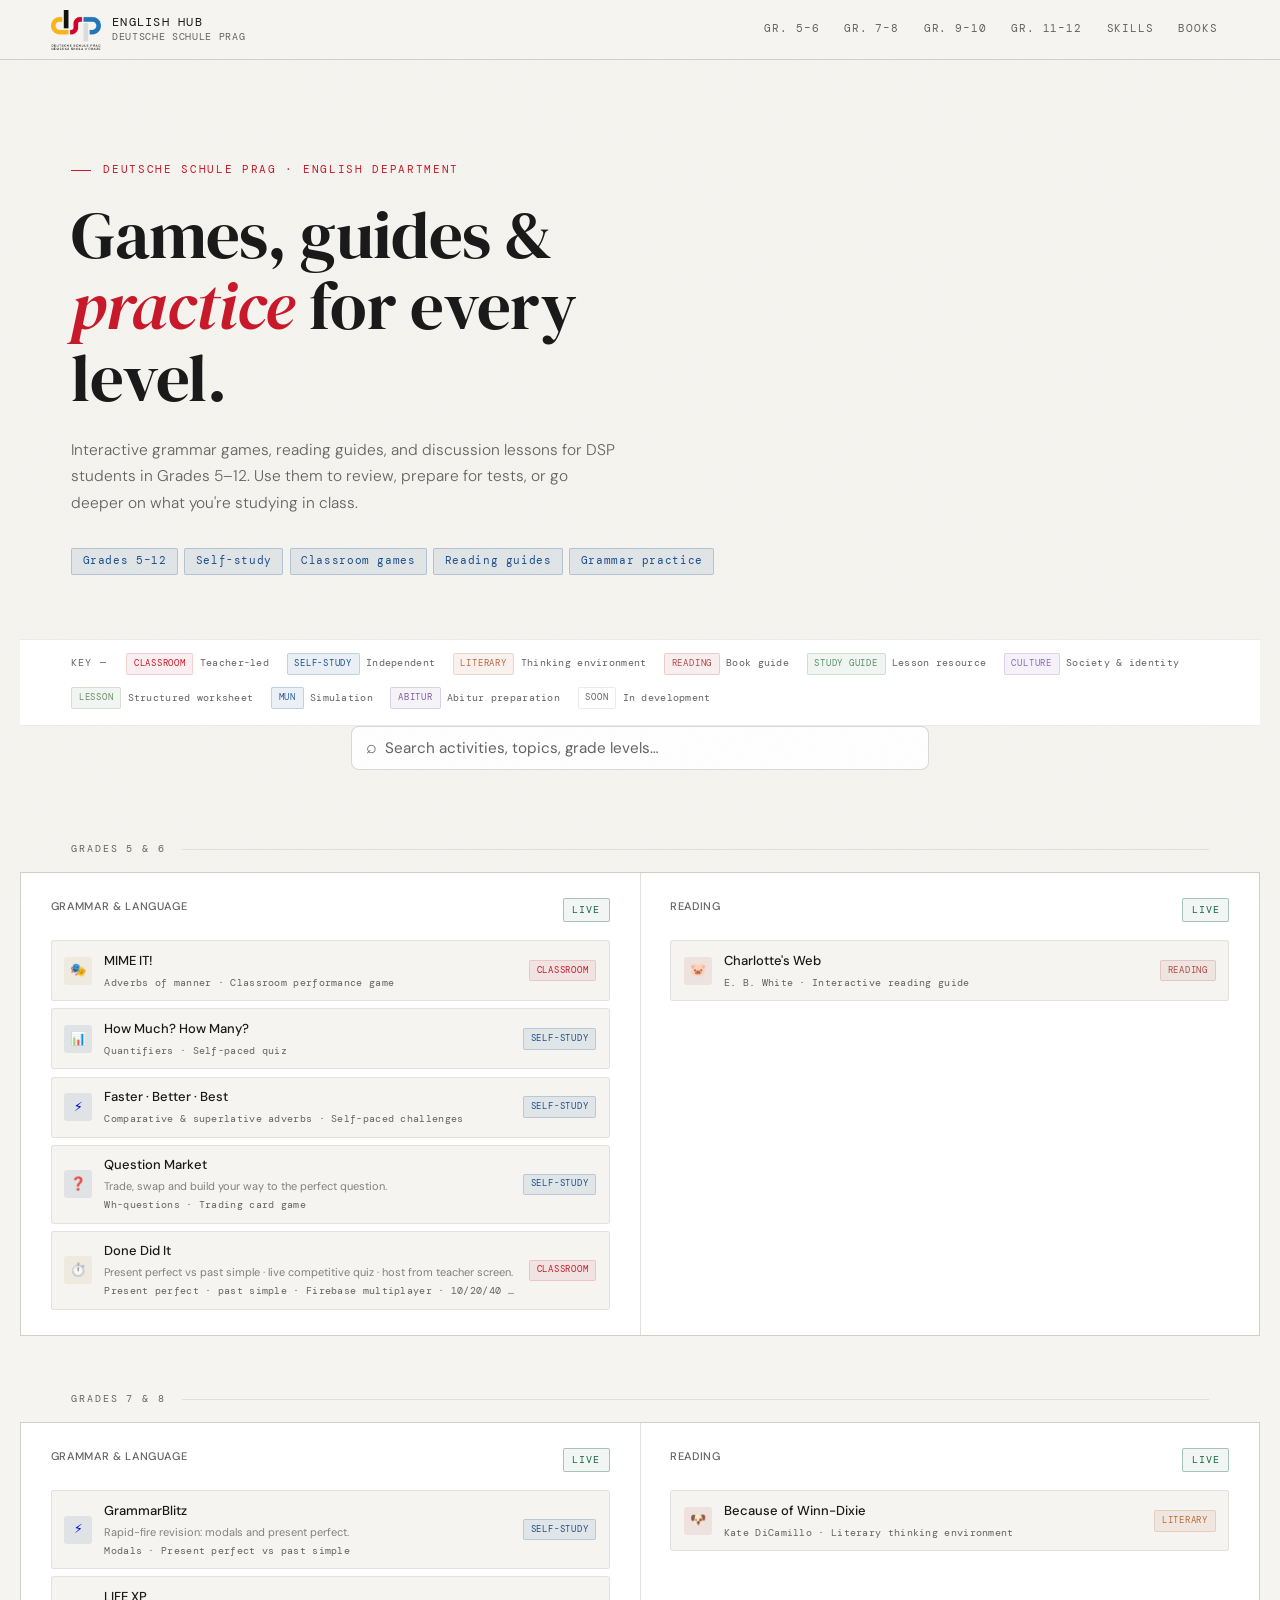
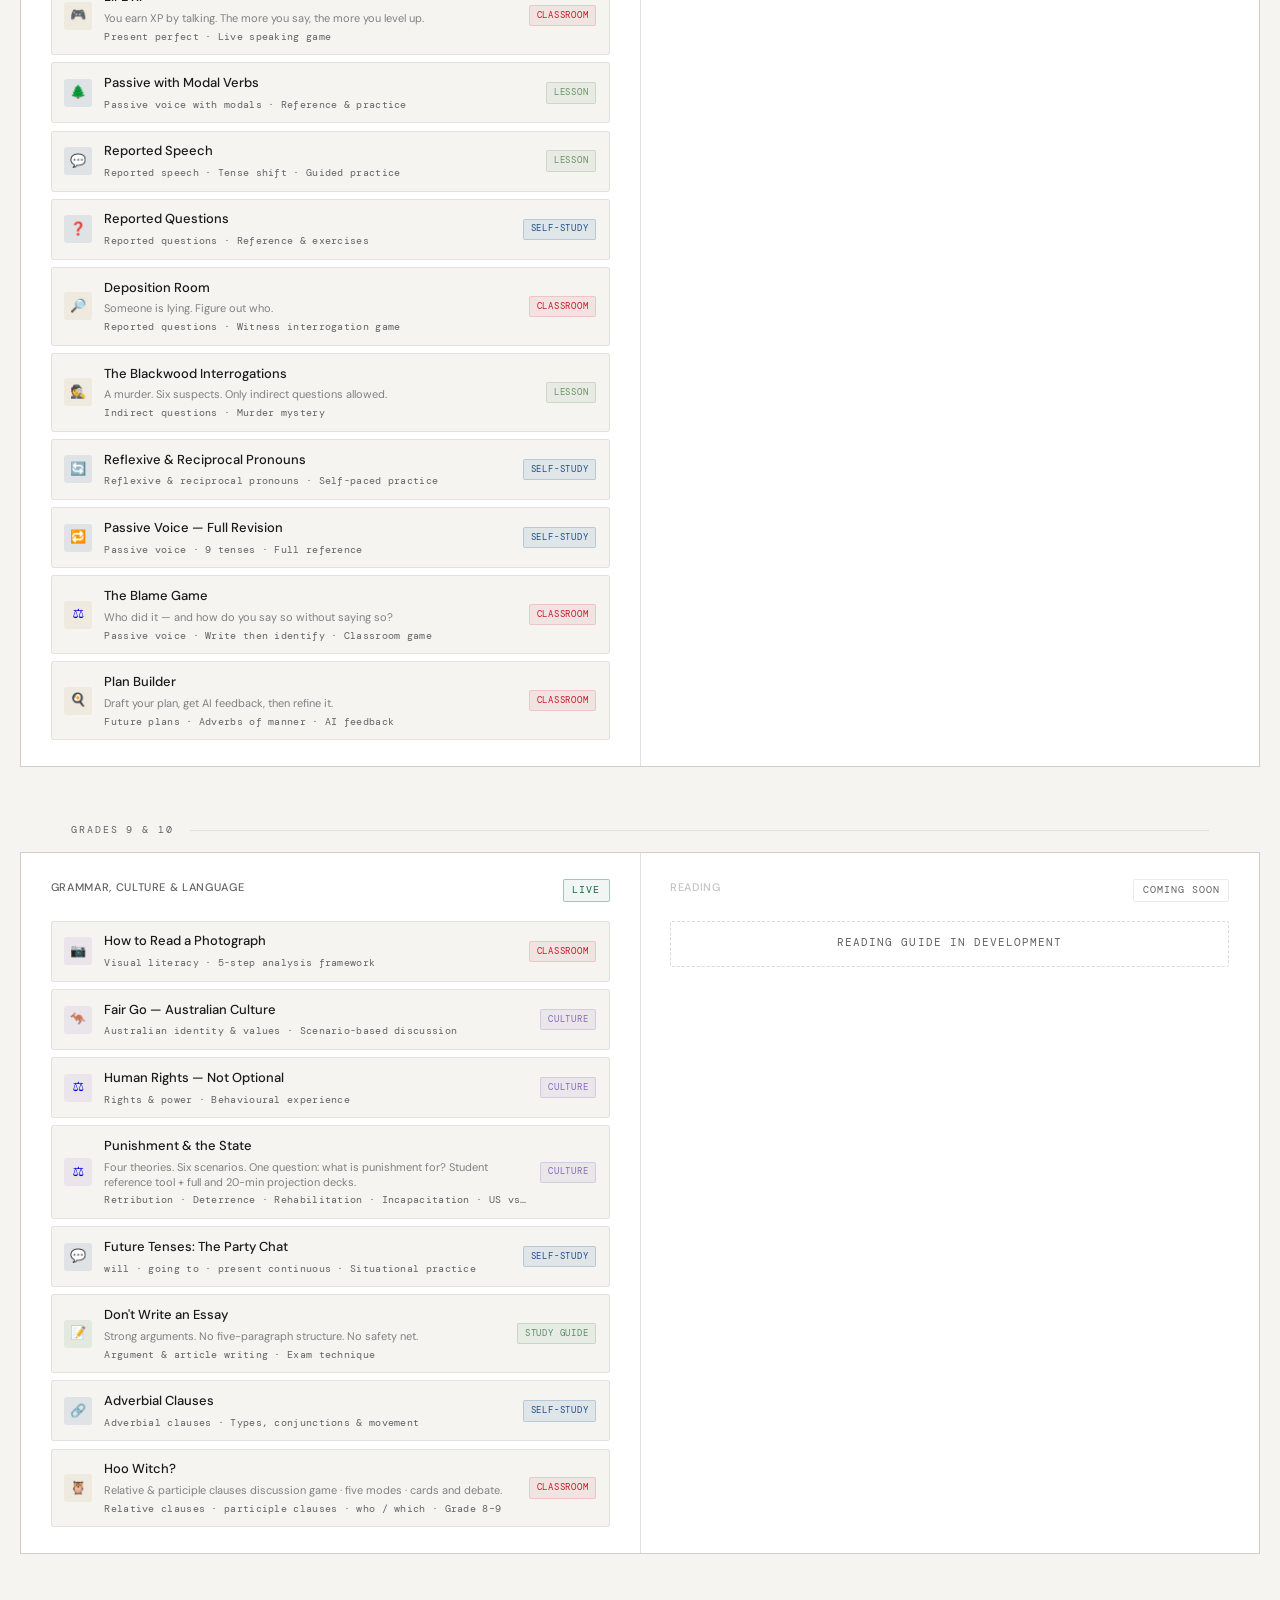
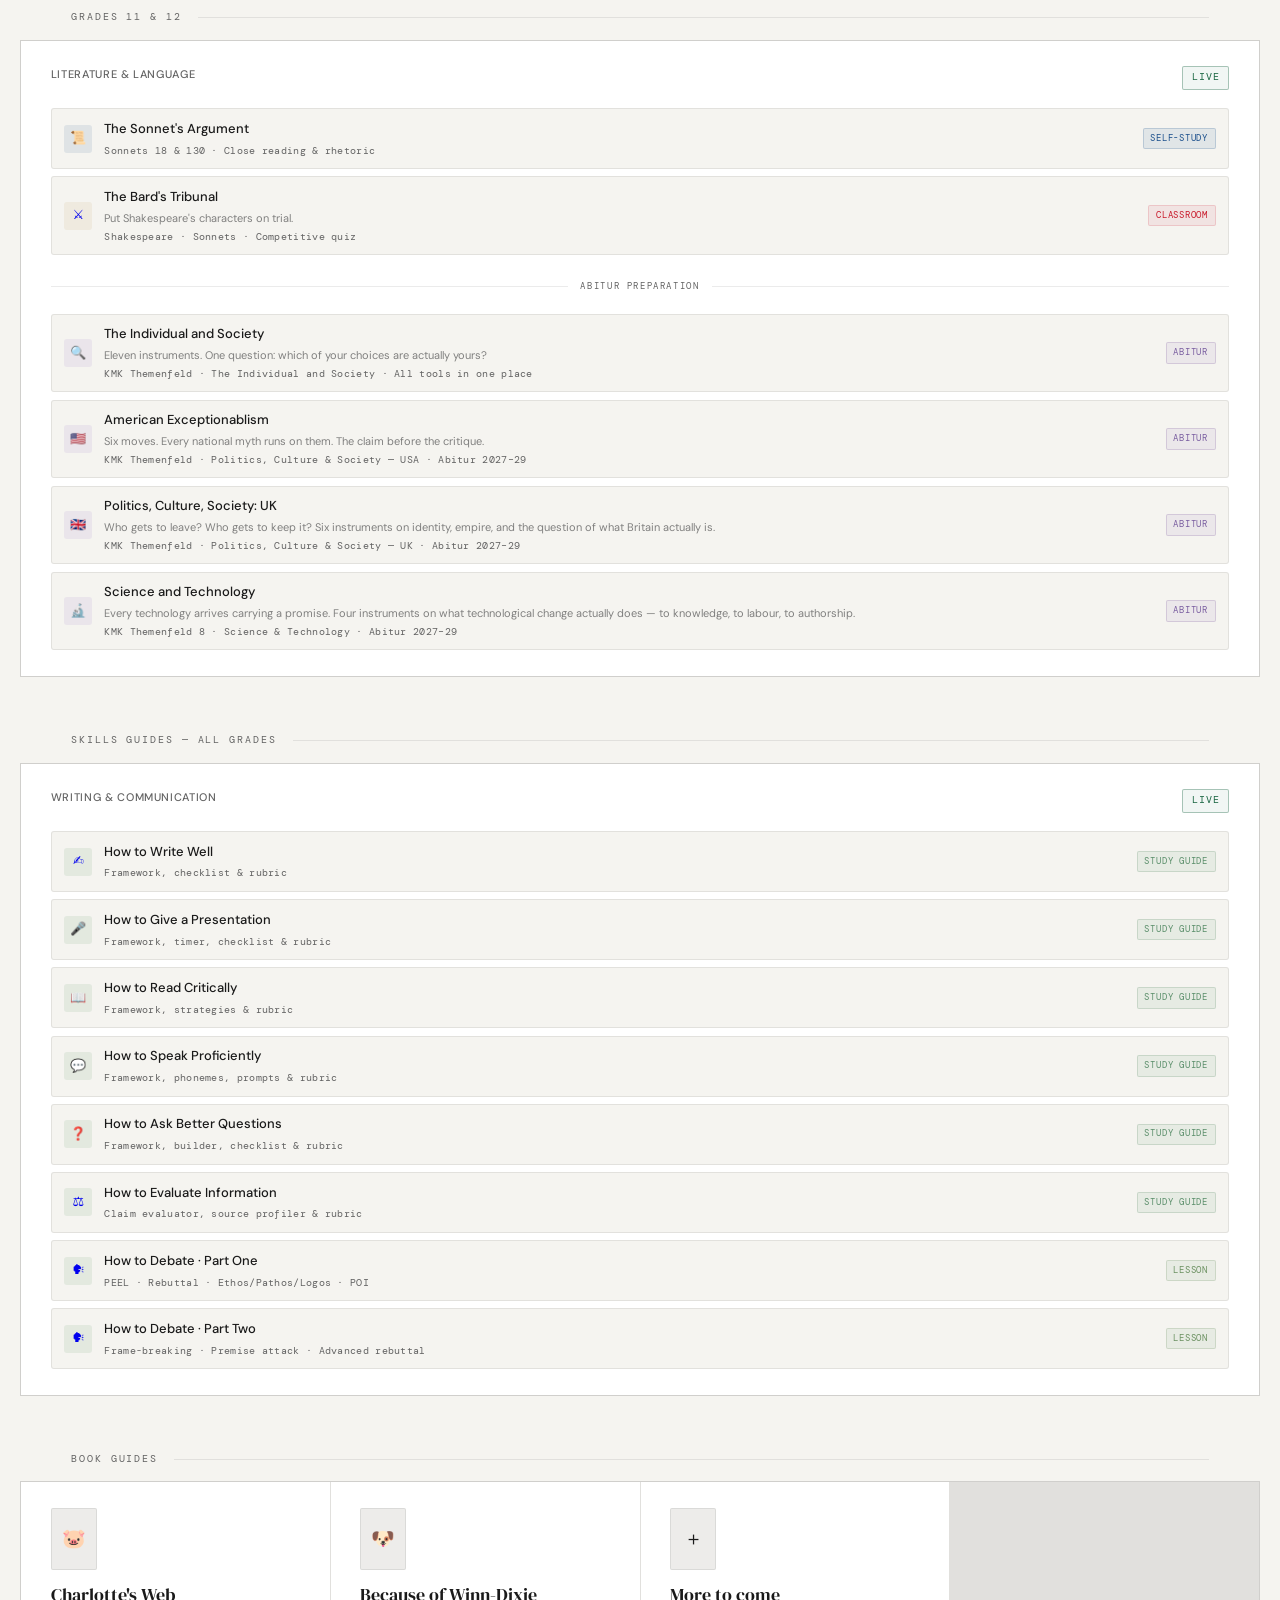
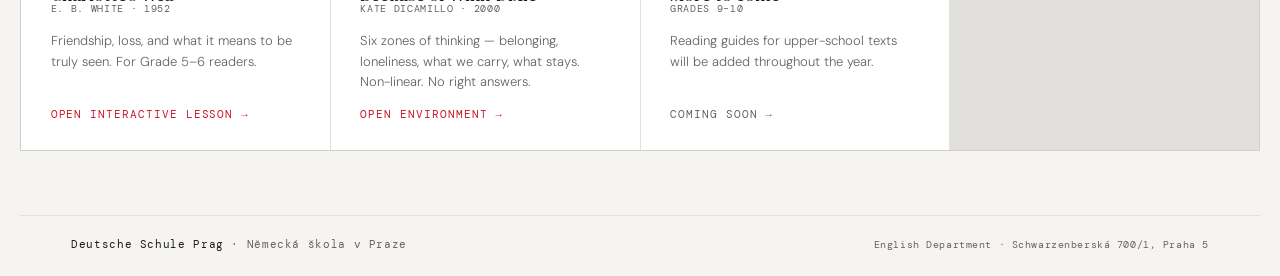
<file: index.html>
<!DOCTYPE html>
<html lang="en">
<head>
<meta charset="UTF-8">
<meta name="viewport" content="width=device-width, initial-scale=1.0">
<title>DSP English Hub</title>
<meta name="description" content="Interactive grammar games, reading guides, and discussion lessons for Deutsche Schule Prag students in Grades 5–12.">
<meta property="og:title" content="DSP English Hub">
<meta property="og:description" content="Interactive grammar games, reading guides, and discussion lessons for DSP students in Grades 5–12.">
<meta property="og:type" content="website">
<meta property="og:image" content="https://justinsteinmetz.github.io/DSP_English_Hub/og-image.png">
<meta property="og:image:width" content="1200">
<meta property="og:image:height" content="630">
<link rel="icon" href="dsp-logo.png" type="image/png">
<link rel="preconnect" href="https://fonts.googleapis.com">
<link rel="preconnect" href="https://fonts.gstatic.com" crossorigin>
<link href="https://fonts.googleapis.com/css2?family=DM+Serif+Display:ital@0;1&family=DM+Mono:wght@300;400;500&family=DM+Sans:ital,wght@0,300;0,400;0,500;1,300&display=swap" rel="stylesheet">
<link rel="stylesheet" href="styles.css">
</head>
<body>

<!-- HEADER -->
<header>
  <a href="#" class="logo">
    <div class="logo-mark">
      <img src="dsp-logo.png" alt="Deutsche Schule Prag">
    </div>
    <div class="logo-text">
      English Hub
      <span>Deutsche Schule Prag</span>
    </div>
  </a>
  <button class="nav-toggle" id="navToggle" onclick="toggleNav()" aria-label="Toggle navigation" aria-expanded="false">Menu</button>
  <nav id="mainNav">
    <a href="#grades">Gr. 5–6</a>
    <a href="#grades7-8">Gr. 7–8</a>
    <a href="#grades9-10">Gr. 9–10</a>
    <a href="#grades11-12">Gr. 11–12</a>
    <a href="#skills-guides">Skills</a>
    <a href="#books">Books</a>
  </nav>
</header>

<!-- HERO -->
<main>
<section class="hero">
  <div class="hero-eyebrow">Deutsche Schule Prag · English Department</div>
  <h1>Games, guides &amp; <em>practice</em> for every level.</h1>
  <p class="hero-desc">
    Interactive grammar games, reading guides, and discussion lessons for DSP students in Grades 5–12.
    Use them to review, prepare for tests, or go deeper on what you're studying in class.
  </p>
  <div class="hero-tags">
    <span class="tag">Grades 5–12</span>
    <span class="tag">Self-study</span>
    <span class="tag">Classroom games</span>
    <span class="tag">Reading guides</span>
    <span class="tag">Grammar practice</span>
  </div>
</section>

<!-- KEY -->
<div class="key-bar">
  <span class="key-label">Key —</span>
  <span class="key-item"><span class="game-type type-classroom">Classroom</span> Teacher-led</span>
  <span class="key-item"><span class="game-type type-self">Self-study</span> Independent</span>
  <span class="key-item"><span class="game-type type-literary">Literary</span> Thinking environment</span>
  <span class="key-item"><span class="game-type type-reading">Reading</span> Book guide</span>
  <span class="key-item"><span class="game-type type-guide">Study guide</span> Lesson resource</span>
  <span class="key-item"><span class="game-type type-culture">Culture</span> Society &amp; identity</span>
  <span class="key-item"><span class="game-type type-lesson">Lesson</span> Structured worksheet</span>
  <span class="key-item"><span class="game-type type-mun">MUN</span> Simulation</span>
  <span class="key-item"><span class="game-type type-themenfeld">Abitur</span> Abitur preparation</span>
  <span class="key-item"><span class="game-type type-soon">Soon</span> In development</span>
</div>

<!-- SEARCH -->
<div class="search-bar-wrap">
  <div class="search-bar">
    <span class="search-icon" aria-hidden="true">⌕</span>
    <input
      type="search"
      id="hubSearch"
      placeholder="Search activities, topics, grade levels…"
      autocomplete="off"
      spellcheck="false"
      aria-label="Search the hub"
    >
    <button class="search-clear" id="searchClear" aria-label="Clear search" hidden>✕</button>
  </div>
</div>
<div class="search-empty" id="searchEmpty" hidden>No results for "<span id="searchEmptyTerm"></span>"</div>

<!-- ─────────── GRADES 5–6 ─────────── -->
<div class="section-label" id="grades">Grades 5 &amp; 6</div>
<div class="year-grid">

  <div class="year-card">
    <div class="year-card-header">
      <div>
        <div class="year-title">Grammar &amp; Language</div>
      </div>
      <span class="year-badge badge-active">Live</span>
    </div>
    <div class="game-list">
      <a href="https://justinsteinmetz.github.io/MIME_IT/" target="_blank" rel="noopener noreferrer" class="game-item">
        <div class="game-icon icon-classroom" aria-hidden="true">🎭</div>
        <div class="game-info">
          <div class="game-name">MIME IT!</div>
          <div class="game-meta">Adverbs of manner · Classroom performance game</div>
        </div>
        <span class="game-type type-classroom">Classroom</span>
      </a>
      <a href="https://justinsteinmetz.github.io/HowMuchHowMany/" target="_blank" rel="noopener noreferrer" class="game-item">
        <div class="game-icon icon-self" aria-hidden="true">📊</div>
        <div class="game-info">
          <div class="game-name">How Much? How Many?</div>
          <div class="game-meta">Quantifiers · Self-paced quiz</div>
        </div>
        <span class="game-type type-self">Self-study</span>
      </a>
      <a href="https://justinsteinmetz.github.io/comparative-superlative-adverbs/" target="_blank" rel="noopener noreferrer" class="game-item">
        <div class="game-icon icon-self" aria-hidden="true">⚡</div>
        <div class="game-info">
          <div class="game-name">Faster · Better · Best</div>
          <div class="game-meta">Comparative &amp; superlative adverbs · Self-paced challenges</div>
        </div>
        <span class="game-type type-self">Self-study</span>
      </a>
      <a href="https://justinsteinmetz.github.io/QuestionMarket/" target="_blank" rel="noopener noreferrer" class="game-item">
        <div class="game-icon icon-self" aria-hidden="true">❓</div>
        <div class="game-info">
          <div class="game-name">Question Market</div>
          <div class="game-desc">Trade, swap and build your way to the perfect question.</div>
          <div class="game-meta">Wh-questions · Trading card game</div>
        </div>
        <span class="game-type type-self">Self-study</span>
      </a>
      <a href="https://justinsteinmetz.github.io/done_did_it/" target="_blank" rel="noopener noreferrer" class="game-item">
        <div class="game-icon icon-classroom" aria-hidden="true">⏱️</div>
        <div class="game-info">
          <div class="game-name">Done Did It</div>
          <div class="game-desc">Present perfect vs past simple · live competitive quiz · host from teacher screen.</div>
          <div class="game-meta">Present perfect · past simple · Firebase multiplayer · 10/20/40 questions</div>
        </div>
        <span class="game-type type-classroom">Classroom</span>
      </a>
    </div>
  </div>

  <div class="year-card">
    <div class="year-card-header">
      <div>
        <div class="year-title">Reading</div>
      </div>
      <span class="year-badge badge-active">Live</span>
    </div>
    <div class="game-list">
      <a href="https://justinsteinmetz.github.io/Charlotte-s-Web-overview/" target="_blank" rel="noopener noreferrer" class="game-item">
        <div class="game-icon icon-reading" aria-hidden="true">🐷</div>
        <div class="game-info">
          <div class="game-name">Charlotte's Web</div>
          <div class="game-meta">E. B. White · Interactive reading guide</div>
        </div>
        <span class="game-type type-reading">Reading</span>
      </a>
    </div>
  </div>

</div>

<!-- ─────────── GRADES 7–8 ─────────── -->
<div class="section-label" id="grades7-8">Grades 7 &amp; 8</div>
<div class="year-grid">

  <div class="year-card">
    <div class="year-card-header">
      <div>
        <div class="year-title">Grammar &amp; Language</div>
      </div>
      <span class="year-badge badge-active">Live</span>
    </div>
    <div class="game-list">
      <a href="https://justinsteinmetz.github.io/GRAMMARBLITZ/" target="_blank" rel="noopener noreferrer" class="game-item">
        <div class="game-icon icon-self" aria-hidden="true">⚡</div>
        <div class="game-info">
          <div class="game-name">GrammarBlitz</div>
          <div class="game-desc">Rapid-fire revision: modals and present perfect.</div>
          <div class="game-meta">Modals · Present perfect vs past simple</div>
        </div>
        <span class="game-type type-self">Self-study</span>
      </a>
      <a href="https://justinsteinmetz.github.io/presentperfectlifexp/" target="_blank" rel="noopener noreferrer" class="game-item">
        <div class="game-icon icon-classroom" aria-hidden="true">🎮</div>
        <div class="game-info">
          <div class="game-name">LIFE XP</div>
          <div class="game-desc">You earn XP by talking. The more you say, the more you level up.</div>
          <div class="game-meta">Present perfect · Live speaking game</div>
        </div>
        <span class="game-type type-classroom">Classroom</span>
      </a>
      <a href="https://justinsteinmetz.github.io/passivewithmodalverbs/" target="_blank" rel="noopener noreferrer" class="game-item">
        <div class="game-icon icon-self" aria-hidden="true">🌲</div>
        <div class="game-info">
          <div class="game-name">Passive with Modal Verbs</div>
          <div class="game-meta">Passive voice with modals · Reference &amp; practice</div>
        </div>
        <span class="game-type type-lesson">Lesson</span>
      </a>
      <a href="https://justinsteinmetz.github.io/ReportedSpeech/" target="_blank" rel="noopener noreferrer" class="game-item">
        <div class="game-icon icon-self" aria-hidden="true">💬</div>
        <div class="game-info">
          <div class="game-name">Reported Speech</div>
          <div class="game-meta">Reported speech · Tense shift · Guided practice</div>
        </div>
        <span class="game-type type-lesson">Lesson</span>
      </a>
      <a href="https://justinsteinmetz.github.io/Reported-Questions/" target="_blank" rel="noopener noreferrer" class="game-item">
        <div class="game-icon icon-self" aria-hidden="true">❓</div>
        <div class="game-info">
          <div class="game-name">Reported Questions</div>
          <div class="game-meta">Reported questions · Reference &amp; exercises</div>
        </div>
        <span class="game-type type-self">Self-study</span>
      </a>
      <a href="https://justinsteinmetz.github.io/DEPOSITION_Reported_Questions/" target="_blank" rel="noopener noreferrer" class="game-item">
        <div class="game-icon icon-classroom" aria-hidden="true">🔎</div>
        <div class="game-info">
          <div class="game-name">Deposition Room</div>
          <div class="game-desc">Someone is lying. Figure out who.</div>
          <div class="game-meta">Reported questions · Witness interrogation game</div>
        </div>
        <span class="game-type type-classroom">Classroom</span>
      </a>
      <a href="https://justinsteinmetz.github.io/ReportedSpeechQuestionsBlackwood/" target="_blank" rel="noopener noreferrer" class="game-item">
        <div class="game-icon icon-classroom" aria-hidden="true">🕵️</div>
        <div class="game-info">
          <div class="game-name">The Blackwood Interrogations</div>
          <div class="game-desc">A murder. Six suspects. Only indirect questions allowed.</div>
          <div class="game-meta">Indirect questions · Murder mystery</div>
        </div>
        <span class="game-type type-lesson">Lesson</span>
      </a>
      <a href="https://justinsteinmetz.github.io/ReflexiveReciprocalPronouns/" target="_blank" rel="noopener noreferrer" class="game-item">
        <div class="game-icon icon-self" aria-hidden="true">🔄</div>
        <div class="game-info">
          <div class="game-name">Reflexive &amp; Reciprocal Pronouns</div>
          <div class="game-meta">Reflexive &amp; reciprocal pronouns · Self-paced practice</div>
        </div>
        <span class="game-type type-self">Self-study</span>
      </a>
      <a href="https://justinsteinmetz.github.io/PASSIVEREVIEW/" target="_blank" rel="noopener noreferrer" class="game-item">
        <div class="game-icon icon-self" aria-hidden="true">🔁</div>
        <div class="game-info">
          <div class="game-name">Passive Voice — Full Revision</div>
          <div class="game-meta">Passive voice · 9 tenses · Full reference</div>
        </div>
        <span class="game-type type-self">Self-study</span>
      </a>
      <a href="https://justinsteinmetz.github.io/BlameGame/" target="_blank" rel="noopener noreferrer" class="game-item">
        <div class="game-icon icon-classroom" aria-hidden="true">⚖️</div>
        <div class="game-info">
          <div class="game-name">The Blame Game</div>
          <div class="game-desc">Who did it — and how do you say so without saying so?</div>
          <div class="game-meta">Passive voice · Write then identify · Classroom game</div>
        </div>
        <span class="game-type type-classroom">Classroom</span>
      </a>
      <a href="https://justinsteinmetz.github.io/PlanBuilder/" target="_blank" rel="noopener noreferrer" class="game-item">
        <div class="game-icon icon-classroom" aria-hidden="true">🍳</div>
        <div class="game-info">
          <div class="game-name">Plan Builder</div>
          <div class="game-desc">Draft your plan, get AI feedback, then refine it.</div>
          <div class="game-meta">Future plans · Adverbs of manner · AI feedback</div>
        </div>
        <span class="game-type type-classroom">Classroom</span>
      </a>
    </div>
  </div>

  <div class="year-card">
    <div class="year-card-header">
      <div>
        <div class="year-title">Reading</div>
      </div>
      <span class="year-badge badge-active">Live</span>
    </div>
    <div class="game-list">
      <a href="https://justinsteinmetz.github.io/BoWD/" target="_blank" rel="noopener noreferrer" class="game-item">
        <div class="game-icon icon-reading" aria-hidden="true">🐶</div>
        <div class="game-info">
          <div class="game-name">Because of Winn-Dixie</div>
          <div class="game-meta">Kate DiCamillo · Literary thinking environment</div>
        </div>
        <span class="game-type type-literary">Literary</span>
      </a>
    </div>
  </div>

</div>

<!-- ─────────── GRADES 9–10 ─────────── -->
<div class="section-label" id="grades9-10">Grades 9 &amp; 10</div>
<div class="year-grid">

  <div class="year-card">
    <div class="year-card-header">
      <div>
        <div class="year-title">Grammar, Culture &amp; Language</div>
      </div>
      <span class="year-badge badge-active">Live</span>
    </div>
    <div class="game-list">
      <a href="https://justinsteinmetz.github.io/How_to_Read_a_Photograph/" target="_blank" rel="noopener noreferrer" class="game-item">
        <div class="game-icon icon-culture" aria-hidden="true">📷</div>
        <div class="game-info">
          <div class="game-name">How to Read a Photograph</div>
          <div class="game-meta">Visual literacy · 5-step analysis framework</div>
        </div>
        <span class="game-type type-classroom">Classroom</span>
      </a>
      <a href="https://justinsteinmetz.github.io/AustralianCulture/" target="_blank" rel="noopener noreferrer" class="game-item">
        <div class="game-icon icon-culture" aria-hidden="true">🦘</div>
        <div class="game-info">
          <div class="game-name">Fair Go — Australian Culture</div>
          <div class="game-meta">Australian identity &amp; values · Scenario-based discussion</div>
        </div>
        <span class="game-type type-culture">Culture</span>
      </a>
      <a href="https://justinsteinmetz.github.io/human_rights/" target="_blank" rel="noopener noreferrer" class="game-item">
        <div class="game-icon icon-culture" aria-hidden="true">⚖️</div>
        <div class="game-info">
          <div class="game-name">Human Rights — Not Optional</div>
          <div class="game-meta">Rights &amp; power · Behavioural experience</div>
        </div>
        <span class="game-type type-culture">Culture</span>
      </a>
      <a href="https://justinsteinmetz.github.io/Punishment_Philosophy/" target="_blank" rel="noopener noreferrer" class="game-item">
        <div class="game-icon icon-culture" aria-hidden="true">⚖️</div>
        <div class="game-info">
          <div class="game-name">Punishment & the State</div>
          <div class="game-desc">Four theories. Six scenarios. One question: what is punishment for? Student reference tool + full and 20-min projection decks.</div>
          <div class="game-meta">Retribution · Deterrence · Rehabilitation · Incapacitation · US vs Norway · Year 10</div>
        </div>
        <span class="game-type type-culture">Culture</span>
      </a>
      <a href="https://justinsteinmetz.github.io/future_tenses_party_chat/" target="_blank" rel="noopener noreferrer" class="game-item">
        <div class="game-icon icon-self" aria-hidden="true">💬</div>
        <div class="game-info">
          <div class="game-name">Future Tenses: The Party Chat</div>
          <div class="game-meta">will · going to · present continuous · Situational practice</div>
        </div>
        <span class="game-type type-self">Self-study</span>
      </a>
      <a href="https://justinsteinmetz.github.io/writinganarticle/" target="_blank" rel="noopener noreferrer" class="game-item">
        <div class="game-icon icon-guide" aria-hidden="true">📝</div>
        <div class="game-info">
          <div class="game-name">Don't Write an Essay</div>
          <div class="game-desc">Strong arguments. No five-paragraph structure. No safety net.</div>
          <div class="game-meta">Argument &amp; article writing · Exam technique</div>
        </div>
        <span class="game-type type-guide">Study guide</span>
      </a>
      <a href="https://justinsteinmetz.github.io/AdverbialClauses/" target="_blank" rel="noopener noreferrer" class="game-item">
        <div class="game-icon icon-self" aria-hidden="true">🔗</div>
        <div class="game-info">
          <div class="game-name">Adverbial Clauses</div>
          <div class="game-meta">Adverbial clauses · Types, conjunctions &amp; movement</div>
        </div>
        <span class="game-type type-self">Self-study</span>
      </a>
      <a href="https://justinsteinmetz.github.io/hoo_witch/" target="_blank" rel="noopener noreferrer" class="game-item">
        <div class="game-icon icon-classroom" aria-hidden="true">🦉</div>
        <div class="game-info">
          <div class="game-name">Hoo Witch?</div>
          <div class="game-desc">Relative &amp; participle clauses discussion game · five modes · cards and debate.</div>
          <div class="game-meta">Relative clauses · participle clauses · who / which · Grade 8–9</div>
        </div>
        <span class="game-type type-classroom">Classroom</span>
      </a>
    </div>
  </div>

  <div class="year-card coming-soon">
    <div class="year-card-header">
      <div>
        <div class="year-title">Reading</div>
      </div>
      <span class="year-badge badge-soon">Coming soon</span>
    </div>
    <div class="coming-soon-msg">Reading guide in development</div>
  </div>

</div>

<!-- ─────────── GRADES 11 & 12 ─────────── -->
<div class="section-label" id="grades11-12">Grades 11 &amp; 12</div>
<div class="year-grid">

  <div class="year-card">
    <div class="year-card-header">
      <div>
        <div class="year-title">Literature &amp; Language</div>
      </div>
      <span class="year-badge badge-active">Live</span>
    </div>
    <div class="game-list">
      <a href="https://justinsteinmetz.github.io/shakespeare-sonnets-yr12/" target="_blank" rel="noopener noreferrer" class="game-item">
        <div class="game-icon icon-self" aria-hidden="true">📜</div>
        <div class="game-info">
          <div class="game-name">The Sonnet's Argument</div>
          <div class="game-meta">Sonnets 18 &amp; 130 · Close reading &amp; rhetoric</div>
        </div>
        <span class="game-type type-self">Self-study</span>
      </a>
      <a href="https://justinsteinmetz.github.io/bards_tribunal/" target="_blank" rel="noopener noreferrer" class="game-item">
        <div class="game-icon icon-classroom" aria-hidden="true">⚔️</div>
        <div class="game-info">
          <div class="game-name">The Bard's Tribunal</div>
          <div class="game-desc">Put Shakespeare's characters on trial.</div>
          <div class="game-meta">Shakespeare · Sonnets · Competitive quiz</div>
        </div>
        <span class="game-type type-classroom">Classroom</span>
      </a>
    </div>

    <div class="themenfeld-divider">Abitur Preparation</div>

    <div class="game-list">
      <a href="https://justinsteinmetz.github.io/IDHUB/" target="_blank" rel="noopener noreferrer" class="game-item">
        <div class="game-icon icon-culture" aria-hidden="true">🔍</div>
        <div class="game-info">
          <div class="game-name">The Individual and Society</div>
          <div class="game-desc">Eleven instruments. One question: which of your choices are actually yours?</div>
          <div class="game-meta">KMK Themenfeld · The Individual and Society · All tools in one place</div>
        </div>
        <span class="game-type type-themenfeld">Abitur</span>
      </a>
      <a href="https://justinsteinmetz.github.io/AE/" target="_blank" rel="noopener noreferrer" class="game-item">
        <div class="game-icon icon-culture" aria-hidden="true">🇺🇸</div>
        <div class="game-info">
          <div class="game-name">American Exceptionablism</div>
          <div class="game-desc">Six moves. Every national myth runs on them. The claim before the critique.</div>
          <div class="game-meta">KMK Themenfeld · Politics, Culture &amp; Society — USA · Abitur 2027–29</div>
        </div>
        <span class="game-type type-themenfeld">Abitur</span>
      </a>
      <a href="https://justinsteinmetz.github.io/british-hub/" target="_blank" rel="noopener noreferrer" class="game-item">
        <div class="game-icon icon-culture" aria-hidden="true">🇬🇧</div>
        <div class="game-info">
          <div class="game-name">Politics, Culture, Society: UK</div>
          <div class="game-desc">Who gets to leave? Who gets to keep it? Six instruments on identity, empire, and the question of what Britain actually is.</div>
          <div class="game-meta">KMK Themenfeld · Politics, Culture &amp; Society — UK · Abitur 2027–29</div>
        </div>
        <span class="game-type type-themenfeld">Abitur</span>
      </a>
      <a href="https://justinsteinmetz.github.io/Science_and_Technology/" target="_blank" rel="noopener noreferrer" class="game-item">
        <div class="game-icon icon-culture" aria-hidden="true">🔬</div>
        <div class="game-info">
          <div class="game-name">Science and Technology</div>
          <div class="game-desc">Every technology arrives carrying a promise. Four instruments on what technological change actually does — to knowledge, to labour, to authorship.</div>
          <div class="game-meta">KMK Themenfeld 8 · Science &amp; Technology · Abitur 2027–29</div>
        </div>
        <span class="game-type type-themenfeld">Abitur</span>
      </a>
    </div>
  </div>

</div>

<!-- ─────────── SKILLS GUIDES (CROSS-GRADE) ─────────── -->
<div class="section-label" id="skills-guides">Skills Guides — All Grades</div>
<div class="year-grid">

  <div class="year-card">
    <div class="year-card-header">
      <div>
        <div class="year-title">Writing &amp; Communication</div>
      </div>
      <span class="year-badge badge-active">Live</span>
    </div>
    <div class="game-list">
      <a href="https://justinsteinmetz.github.io/how_to_write_well/" target="_blank" rel="noopener noreferrer" class="game-item">
        <div class="game-icon icon-guide" aria-hidden="true">✍️</div>
        <div class="game-info">
          <div class="game-name">How to Write Well</div>
          <div class="game-meta">Framework, checklist &amp; rubric</div>
        </div>
        <span class="game-type type-guide">Study guide</span>
      </a>
      <a href="https://justinsteinmetz.github.io/how_to_give_a_presentation/" target="_blank" rel="noopener noreferrer" class="game-item">
        <div class="game-icon icon-guide" aria-hidden="true">🎤</div>
        <div class="game-info">
          <div class="game-name">How to Give a Presentation</div>
          <div class="game-meta">Framework, timer, checklist &amp; rubric</div>
        </div>
        <span class="game-type type-guide">Study guide</span>
      </a>
      <a href="https://justinsteinmetz.github.io/how_to_read_critically/" target="_blank" rel="noopener noreferrer" class="game-item">
        <div class="game-icon icon-guide" aria-hidden="true">📖</div>
        <div class="game-info">
          <div class="game-name">How to Read Critically</div>
          <div class="game-meta">Framework, strategies &amp; rubric</div>
        </div>
        <span class="game-type type-guide">Study guide</span>
      </a>
      <a href="https://justinsteinmetz.github.io/how_to_speak_proficiently/" target="_blank" rel="noopener noreferrer" class="game-item">
        <div class="game-icon icon-guide" aria-hidden="true">💬</div>
        <div class="game-info">
          <div class="game-name">How to Speak Proficiently</div>
          <div class="game-meta">Framework, phonemes, prompts &amp; rubric</div>
        </div>
        <span class="game-type type-guide">Study guide</span>
      </a>
      <a href="https://justinsteinmetz.github.io/how_to_ask_better_questions/" target="_blank" rel="noopener noreferrer" class="game-item">
        <div class="game-icon icon-guide" aria-hidden="true">❓</div>
        <div class="game-info">
          <div class="game-name">How to Ask Better Questions</div>
          <div class="game-meta">Framework, builder, checklist &amp; rubric</div>
        </div>
        <span class="game-type type-guide">Study guide</span>
      </a>
      <a href="https://justinsteinmetz.github.io/how_to_evaluate_information/" target="_blank" rel="noopener noreferrer" class="game-item">
        <div class="game-icon icon-guide" aria-hidden="true">⚖️</div>
        <div class="game-info">
          <div class="game-name">How to Evaluate Information</div>
          <div class="game-meta">Claim evaluator, source profiler &amp; rubric</div>
        </div>
        <span class="game-type type-guide">Study guide</span>
      </a>
      <a href="https://justinsteinmetz.github.io/How-to-Debate-part-one/" target="_blank" rel="noopener noreferrer" class="game-item">
        <div class="game-icon icon-guide" aria-hidden="true">🗣</div>
        <div class="game-info">
          <div class="game-name">How to Debate · Part One</div>
          <div class="game-meta">PEEL · Rebuttal · Ethos/Pathos/Logos · POI</div>
        </div>
        <span class="game-type type-lesson">Lesson</span>
      </a>
      <a href="https://justinsteinmetz.github.io/How-to-Debate-part-two/" target="_blank" rel="noopener noreferrer" class="game-item">
        <div class="game-icon icon-guide" aria-hidden="true">🗣</div>
        <div class="game-info">
          <div class="game-name">How to Debate · Part Two</div>
          <div class="game-meta">Frame-breaking · Premise attack · Advanced rebuttal</div>
        </div>
        <span class="game-type type-lesson">Lesson</span>
      </a>
    </div>
  </div>

</div>

<!-- ─────────── BOOK GUIDES ─────────── -->
<div class="section-label" id="books">Book Guides</div>
<div class="book-grid">

  <div class="book-card">
    <div class="book-cover-placeholder">🐷</div>
    <div>
      <div class="book-title">Charlotte's Web</div>
      <div class="book-author">E. B. White · 1952</div>
    </div>
    <p class="book-desc">Friendship, loss, and what it means to be truly seen. For Grade 5–6 readers.</p>
    <a href="https://justinsteinmetz.github.io/Charlotte-s-Web-overview/" target="_blank" rel="noopener noreferrer" class="book-link">Open interactive lesson →</a>
  </div>

  <div class="book-card">
    <div class="book-cover-placeholder">🐶</div>
    <div>
      <div class="book-title">Because of Winn-Dixie</div>
      <div class="book-author">Kate DiCamillo · 2000</div>
    </div>
    <p class="book-desc">Six zones of thinking — belonging, loneliness, what we carry, what stays. Non-linear. No right answers.</p>
    <a href="https://justinsteinmetz.github.io/BoWD/" target="_blank" rel="noopener noreferrer" class="book-link">Open environment →</a>
  </div>

  <div class="book-card coming-soon">
    <div class="book-cover-placeholder">＋</div>
    <div>
      <div class="book-title">More to come</div>
      <div class="book-author">Grades 9–10</div>
    </div>
    <p class="book-desc">Reading guides for upper-school texts will be added throughout the year.</p>
    <span class="book-link disabled">Coming soon →</span>
  </div>

</div>
</main>

<!-- FOOTER -->
<footer>
  <div class="footer-left">
    <strong>Deutsche Schule Prag</strong> · Německá škola v Praze
  </div>
  <div class="footer-right">
    English Department · Schwarzenberská 700/1, Praha 5
  </div>
</footer>

<script src="script.js"></script>
</body>
</html>
</file>
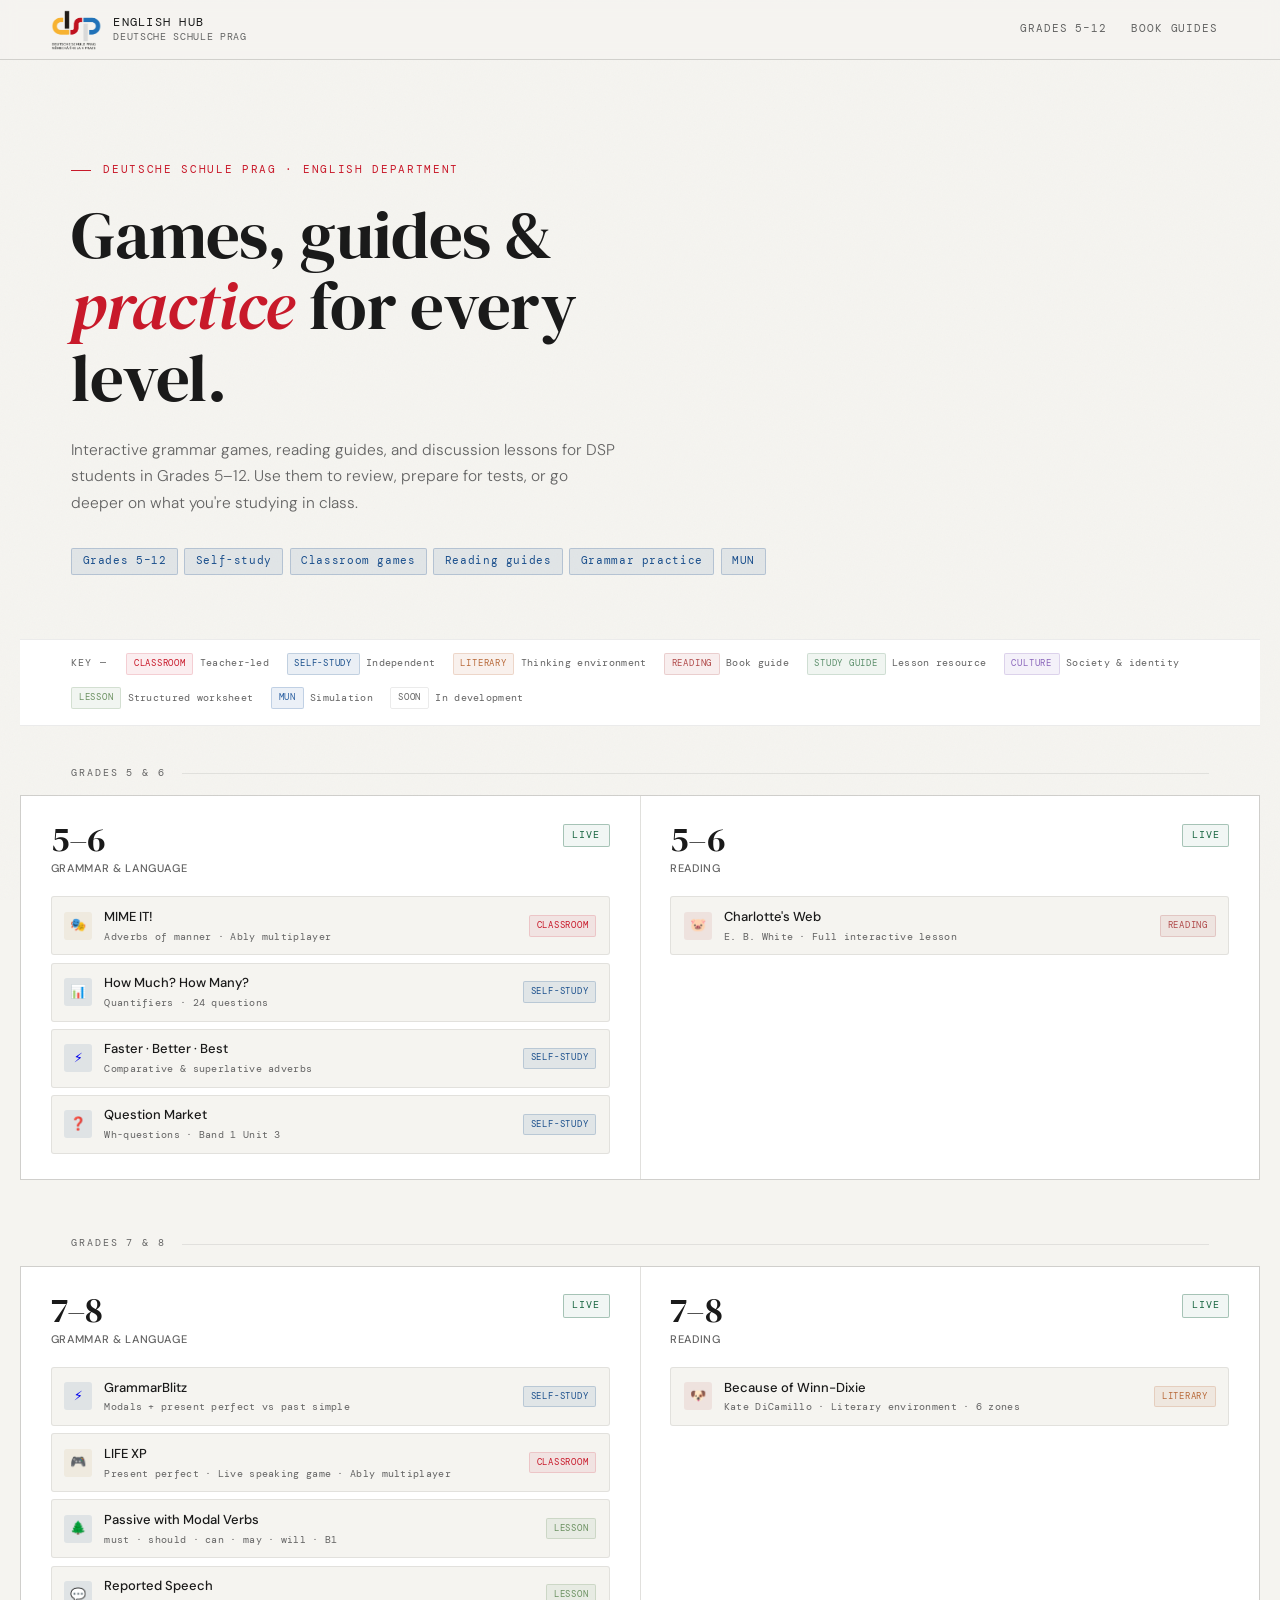
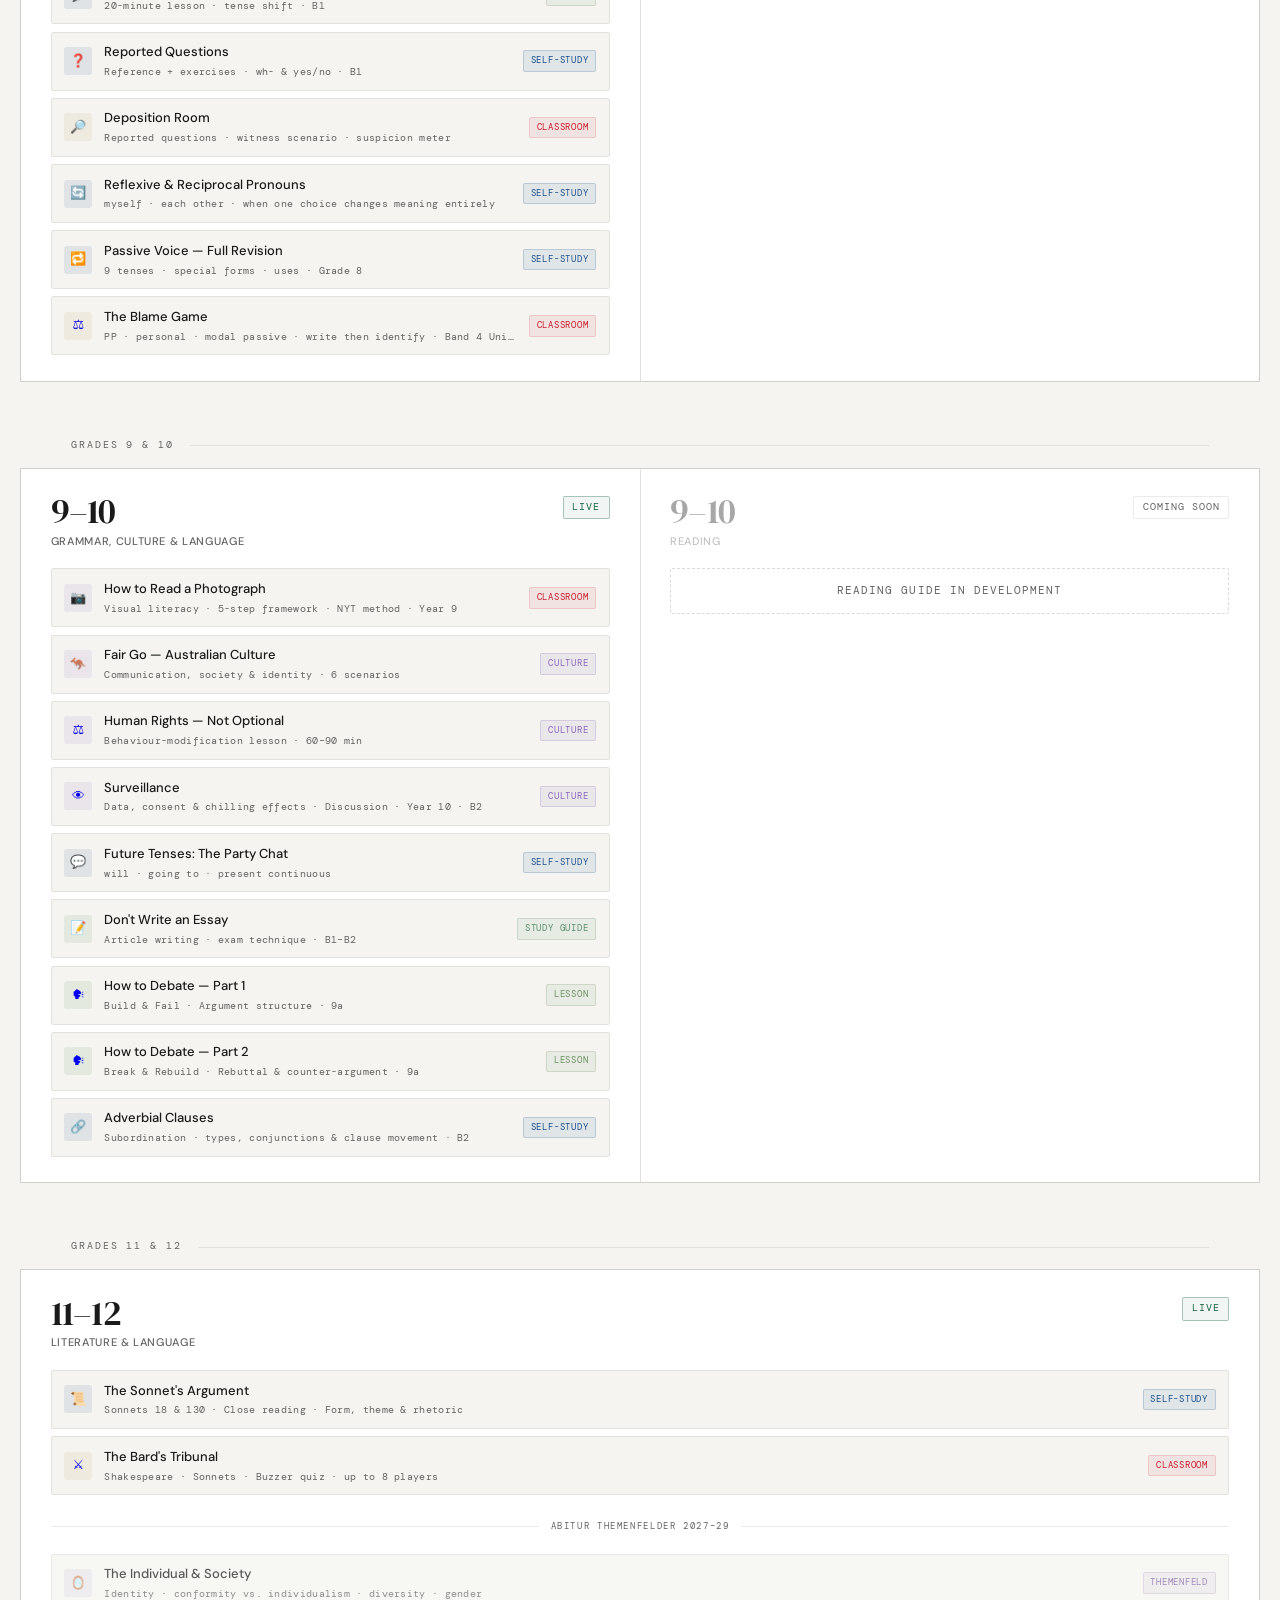
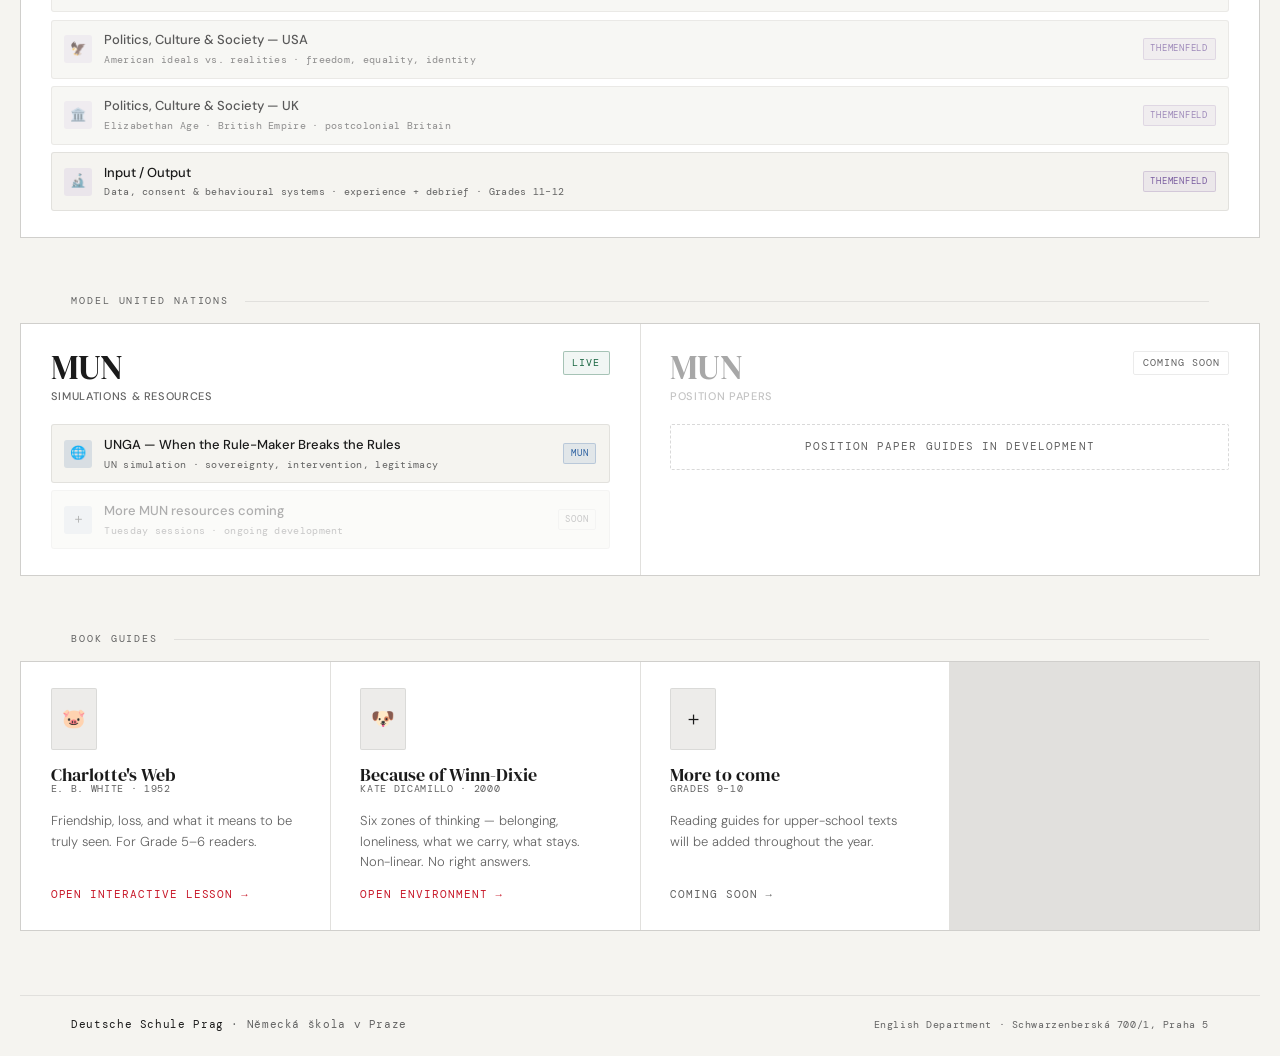
<file: hub-index.html>
<!DOCTYPE html>
<html lang="en">
<head>
<meta charset="UTF-8">
<meta name="viewport" content="width=device-width, initial-scale=1.0">
<title>DSP English Hub</title>
<meta name="description" content="Interactive grammar games, reading guides, and discussion lessons for Deutsche Schule Prag students in Grades 5–12.">
<meta property="og:title" content="DSP English Hub">
<meta property="og:description" content="Interactive grammar games, reading guides, and discussion lessons for DSP students in Grades 5–12.">
<meta property="og:type" content="website">
<meta property="og:image" content="https://justinsteinmetz.github.io/DSP_English_Hub/dsp-logo.svg">
<link rel="icon" href="dsp-logo.svg" type="image/svg+xml">
<link rel="preconnect" href="https://fonts.googleapis.com">
<link rel="preconnect" href="https://fonts.gstatic.com" crossorigin>
<link href="https://fonts.googleapis.com/css2?family=DM+Serif+Display:ital@0;1&family=DM+Mono:wght@300;400;500&family=DM+Sans:ital,wght@0,300;0,400;0,500;1,300&display=swap" rel="stylesheet">
<style>
  :root {
    --bg:          #f5f4f0;
    --bg2:         #edecea;
    --bg3:         #e6e4de;
    --surface:     #ffffff;
    --border:      rgba(0,0,0,0.08);
    --border-hi:   rgba(0,0,0,0.15);
    --text:        #1a1a1a;
    --muted:       #636363;
    --accent:      #c8192a;
    --accent2:     #1a4f8c;
    --accent-dim:  rgba(200,25,42,0.07);
    --green:       #1a6642;
    --tag-bg:      rgba(26,79,140,0.09);
    --shadow-card: 0 1px 3px rgba(0,0,0,0.04), 0 1px 2px rgba(0,0,0,0.03);

    --serif: 'DM Serif Display', Georgia, serif;
    --mono:  'DM Mono', monospace;
    --sans:  'DM Sans', system-ui, sans-serif;
  }

  *, *::before, *::after { box-sizing: border-box; margin: 0; padding: 0; }
  html { scroll-behavior: smooth; }

  body {
    background: var(--bg);
    color: var(--text);
    font-family: var(--sans);
    font-size: 15px;
    line-height: 1.6;
    min-height: 100vh;
    overflow-x: hidden;
    position: relative;
  }

  /* Grain texture — actually visible this time */
  body::before {
    content: '';
    position: fixed;
    inset: 0;
    background-image: url("data:image/svg+xml,%3Csvg viewBox='0 0 200 200' xmlns='http://www.w3.org/2000/svg'%3E%3Cfilter id='n'%3E%3CfeTurbulence type='fractalNoise' baseFrequency='0.75' numOctaves='4' stitchTiles='stitch'/%3E%3C/filter%3E%3Crect width='100%25' height='100%25' filter='url(%23n)' opacity='0.05'/%3E%3C/svg%3E");
    background-size: 200px 200px;
    pointer-events: none;
    z-index: 0;
    opacity: 0.55;
    mix-blend-mode: multiply;
  }

  /* ── HEADER ── */
  header {
    position: sticky;
    top: 0;
    z-index: 100;
    padding: 0 clamp(1.25rem, 4vw, 3.5rem);
    height: 60px;
    display: flex;
    align-items: center;
    justify-content: space-between;
    border-bottom: 1px solid var(--border-hi);
    background: var(--bg);
    backdrop-filter: blur(8px);
    -webkit-backdrop-filter: blur(8px);
    background: rgba(245,244,240,0.92);
  }

  .logo {
    display: flex;
    align-items: center;
    gap: 0.7rem;
    text-decoration: none;
    flex-shrink: 0;
  }

  .logo-mark img {
    height: 40px;
    width: auto;
    display: block;
  }

  .logo-text {
    font-family: var(--mono);
    font-size: 11.5px;
    font-weight: 400;
    letter-spacing: 0.11em;
    text-transform: uppercase;
    color: var(--text);
    line-height: 1.3;
  }

  .logo-text span {
    display: block;
    color: var(--muted);
    font-size: 9.5px;
    letter-spacing: 0.07em;
  }

  nav {
    display: flex;
    align-items: center;
    gap: 0.15rem;
  }

  nav a {
    font-family: var(--mono);
    font-size: 10.5px;
    letter-spacing: 0.08em;
    text-transform: uppercase;
    color: var(--muted);
    text-decoration: none;
    padding: 0.35rem 0.7rem;
    border-radius: 2px;
    transition: color 0.15s, background 0.15s;
  }

  nav a:hover {
    color: var(--text);
    background: var(--surface);
  }

  /* ── HERO ── */
  .hero {
    position: relative;
    z-index: 1;
    padding: clamp(3.5rem, 8vw, 6.5rem) clamp(1.25rem, 4vw, 3.5rem) clamp(2.5rem, 5vw, 4.5rem);
    max-width: 1240px;
    margin: 0 auto;
  }

  .hero-eyebrow {
    font-family: var(--mono);
    font-size: 10.5px;
    letter-spacing: 0.16em;
    text-transform: uppercase;
    color: var(--accent);
    margin-bottom: 1.25rem;
    display: flex;
    align-items: center;
    gap: 0.75rem;
  }

  .hero-eyebrow::before {
    content: '';
    display: block;
    width: 20px;
    height: 1px;
    background: currentColor;
    flex-shrink: 0;
  }

  h1 {
    font-family: var(--serif);
    font-size: clamp(2.5rem, 5.5vw, 4.2rem);
    font-weight: 400;
    line-height: 1.06;
    color: var(--text);
    max-width: 18ch;
    margin-bottom: 1.5rem;
    letter-spacing: -0.01em;
  }

  h1 em {
    font-style: italic;
    color: var(--accent);
  }

  .hero-desc {
    font-size: 15.5px;
    color: var(--muted);
    max-width: 50ch;
    line-height: 1.7;
    margin-bottom: 2rem;
    font-weight: 300;
  }

  .hero-tags {
    display: flex;
    flex-wrap: wrap;
    gap: 0.4rem;
  }

  .tag {
    font-family: var(--mono);
    font-size: 10.5px;
    letter-spacing: 0.06em;
    color: var(--accent2);
    background: var(--tag-bg);
    border: 1px solid rgba(26,79,140,0.22);
    padding: 0.25rem 0.65rem;
    border-radius: 2px;
  }

  /* ── SECTION LABELS ── */
  .section-label {
    position: relative;
    z-index: 1;
    font-family: var(--mono);
    font-size: 9.5px;
    letter-spacing: 0.20em;
    text-transform: uppercase;
    color: var(--muted);
    padding: clamp(1.5rem, 3.5vw, 2.5rem) clamp(1.25rem, 4vw, 3.5rem) 0.9rem;
    max-width: 1240px;
    margin: 0 auto;
    display: flex;
    align-items: center;
    gap: 1rem;
  }

  .section-label::after {
    content: '';
    flex: 1;
    height: 1px;
    background: var(--border);
  }

  /* ── KEY BAR ── */
  .key-bar {
    position: relative;
    z-index: 1;
    background: var(--surface);
    max-width: 1240px;
    margin: 0 auto;
    padding: 0.85rem clamp(1.25rem, 4vw, 3.5rem) 1rem;
    display: flex;
    flex-wrap: wrap;
    gap: 0.8rem 1.1rem;
    align-items: center;
    border-top: 1px solid var(--border);
    border-bottom: 1px solid var(--border);
    margin-bottom: 0;
  }

  .key-label {
    font-family: var(--mono);
    font-size: 9.5px;
    letter-spacing: 0.12em;
    color: var(--muted);
    text-transform: uppercase;
    margin-right: 0.1rem;
  }

  .key-item {
    display: flex;
    align-items: center;
    gap: 0.4rem;
    font-family: var(--mono);
    font-size: 9.5px;
    color: var(--muted);
    letter-spacing: 0.03em;
  }

  /* ── YEAR GRID ── */
  .year-grid {
    display: grid;
    grid-template-columns: repeat(auto-fit, minmax(310px, 1fr));
    gap: 1px;
    background: var(--border);
    max-width: 1240px;
    margin: 0 auto clamp(0.5rem, 2vw, 1rem);
    border: 1px solid var(--border);
    position: relative;
    z-index: 1;
  }

  .year-card {
    background: var(--surface);
    padding: 1.6rem 1.85rem;
    display: flex;
    flex-direction: column;
    gap: 1.15rem;
    transition: background 0.18s;
    position: relative;
    overflow: hidden;
  }

  /* Left accent line */
  .year-card::before {
    content: '';
    position: absolute;
    top: 0; left: 0;
    width: 3px;
    height: 100%;
    background: transparent;
    transition: background 0.18s;
  }

  .year-card:hover { background: var(--bg2); }
  .year-card:hover::before { background: var(--accent); }

  .year-card-header {
    display: flex;
    align-items: flex-start;
    justify-content: space-between;
    gap: 1rem;
  }

  .year-number {
    font-family: var(--serif);
    font-size: 2.2rem;
    font-weight: 400;
    line-height: 1;
    color: var(--text);
    letter-spacing: -0.02em;
  }

  .year-title {
    font-family: var(--sans);
    font-size: 11px;
    font-weight: 500;
    color: var(--muted);
    letter-spacing: 0.06em;
    text-transform: uppercase;
    margin-top: 0.2rem;
  }

  .year-badge {
    font-family: var(--mono);
    font-size: 9.5px;
    letter-spacing: 0.1em;
    text-transform: uppercase;
    padding: 0.2rem 0.55rem;
    border-radius: 2px;
    border: 1px solid;
    flex-shrink: 0;
    margin-top: 0.1rem;
  }

  .badge-active {
    color: var(--green);
    border-color: rgba(26,102,66,0.35);
    background: rgba(26,102,66,0.06);
  }

  .badge-soon {
    color: var(--muted);
    border-color: var(--border);
    background: transparent;
  }

  /* ── GAME LIST ── */
  .game-list {
    display: flex;
    flex-direction: column;
    gap: 0.45rem;
  }

  .game-item {
    display: flex;
    align-items: center;
    gap: 0.75rem;
    padding: 0.6rem 0.8rem;
    background: var(--bg);
    border: 1px solid var(--border);
    border-radius: 3px;
    text-decoration: none;
    transition: border-color 0.15s, background 0.15s, transform 0.1s;
    position: relative;
  }

  .game-item:hover {
    border-color: var(--border-hi);
    background: var(--surface);
    transform: translateX(2px);
  }

  .game-item.disabled {
    opacity: 0.35;
    pointer-events: none;
    cursor: default;
  }

  .game-icon {
    width: 28px;
    height: 28px;
    border-radius: 3px;
    display: flex;
    align-items: center;
    justify-content: center;
    font-size: 13px;
    flex-shrink: 0;
  }

  .icon-classroom { background: rgba(200,169,110,0.13); }
  .icon-self      { background: rgba(26,79,140,0.10);  }
  .icon-culture   { background: rgba(155,126,203,0.12);}
  .icon-reading   { background: rgba(180,80,80,0.11);  }
  .icon-guide     { background: rgba(100,155,110,0.12);}
  .icon-mun       { background: rgba(26,79,140,0.13);  }

  .game-info { flex: 1; min-width: 0; }

  .game-name {
    font-family: var(--sans);
    font-size: 13px;
    font-weight: 500;
    color: var(--text);
    white-space: nowrap;
    overflow: hidden;
    text-overflow: ellipsis;
  }

  .game-meta {
    font-family: var(--mono);
    font-size: 10px;
    color: var(--muted);
    letter-spacing: 0.03em;
    margin-top: 1px;
    white-space: nowrap;
    overflow: hidden;
    text-overflow: ellipsis;
  }

  /* ── TYPE BADGES ── */
  .game-type {
    font-family: var(--mono);
    font-size: 8.5px;
    letter-spacing: 0.09em;
    text-transform: uppercase;
    padding: 0.18rem 0.42rem;
    border-radius: 2px;
    flex-shrink: 0;
    border: 1px solid transparent;
  }

  .type-classroom { color: var(--accent);  background: var(--accent-dim); border-color: rgba(200,25,42,0.15); }
  .type-self      { color: var(--accent2); background: var(--tag-bg);     border-color: rgba(26,79,140,0.2); }
  .type-lesson    { color: #6a9060;  background: rgba(106,144,96,0.09);  border-color: rgba(106,144,96,0.22); }
  .type-reading   { color: #b04a4a;  background: rgba(176,74,74,0.09);   border-color: rgba(176,74,74,0.2); }
  .type-literary  { color: #b86a3a;  background: rgba(184,106,58,0.09);  border-color: rgba(184,106,58,0.2); }
  .type-guide     { color: #5a8e6a;  background: rgba(90,142,106,0.09);  border-color: rgba(90,142,106,0.22); }
  .type-culture   { color: #8a66bb;  background: rgba(138,102,187,0.09); border-color: rgba(138,102,187,0.22); }
  .type-mun       { color: #2a5fa0;  background: rgba(42,95,160,0.09);   border-color: rgba(42,95,160,0.22); }
  .type-soon      { color: var(--muted); background: transparent; border-color: var(--border); }

  /* ── COMING SOON STATE ── */
  .year-card.coming-soon .year-number,
  .year-card.coming-soon .year-title { opacity: 0.38; }

  .coming-soon-msg {
    font-family: var(--mono);
    font-size: 10.5px;
    letter-spacing: 0.1em;
    text-transform: uppercase;
    color: var(--muted);
    border: 1px dashed var(--border-hi);
    padding: 0.85rem 1rem;
    text-align: center;
    border-radius: 2px;
  }

  /* ── BOOK GRID ── */
  .book-grid {
    display: grid;
    grid-template-columns: repeat(auto-fill, minmax(270px, 1fr));
    gap: 1px;
    background: var(--border);
    max-width: 1240px;
    margin: 0 auto clamp(1rem, 3vw, 2rem);
    border: 1px solid var(--border);
    position: relative;
    z-index: 1;
  }

  .book-card {
    background: var(--surface);
    padding: 1.6rem 1.85rem;
    display: flex;
    flex-direction: column;
    gap: 0.9rem;
    position: relative;
    overflow: hidden;
    transition: background 0.18s;
  }

  /* Top accent line — all cards, on hover */
  .book-card::before {
    content: '';
    position: absolute;
    top: 0; left: 0;
    width: 100%; height: 3px;
    background: transparent;
    transition: background 0.18s;
  }

  .book-card:hover { background: var(--bg2); }
  .book-card:not(.coming-soon):hover::before { background: var(--accent); }

  .book-cover-placeholder {
    width: 46px;
    height: 62px;
    background: var(--bg2);
    border: 1px solid var(--border);
    border-radius: 2px;
    display: flex;
    align-items: center;
    justify-content: center;
    font-size: 19px;
    flex-shrink: 0;
  }

  .book-title {
    font-family: var(--serif);
    font-size: 1.15rem;
    font-weight: 400;
    line-height: 1.2;
    color: var(--text);
  }

  .book-author {
    font-family: var(--mono);
    font-size: 9.5px;
    letter-spacing: 0.07em;
    color: var(--muted);
    text-transform: uppercase;
    margin-top: -0.3rem;
  }

  .book-desc {
    font-size: 13px;
    color: var(--muted);
    line-height: 1.58;
    font-weight: 300;
  }

  .book-link {
    font-family: var(--mono);
    font-size: 10.5px;
    letter-spacing: 0.09em;
    text-transform: uppercase;
    color: var(--accent);
    text-decoration: none;
    display: inline-flex;
    align-items: center;
    gap: 0.35rem;
    margin-top: auto;
    transition: gap 0.15s;
  }

  .book-link:hover { gap: 0.65rem; }
  .book-link.disabled { color: var(--muted); pointer-events: none; }

  /* ── FOOTER ── */
  footer {
    position: relative;
    z-index: 1;
    max-width: 1240px;
    margin: clamp(2rem, 5vw, 4rem) auto 0;
    padding: 1.35rem clamp(1.25rem, 4vw, 3.5rem);
    border-top: 1px solid var(--border);
    display: flex;
    align-items: center;
    justify-content: space-between;
    flex-wrap: wrap;
    gap: 0.75rem;
  }

  .footer-left {
    font-family: var(--mono);
    font-size: 10.5px;
    color: var(--muted);
    letter-spacing: 0.06em;
  }

  .footer-left strong { color: var(--text); font-weight: 400; }

  .footer-right {
    font-family: var(--mono);
    font-size: 9.5px;
    color: var(--muted);
    letter-spacing: 0.06em;
    text-align: right;
  }

  /* ── THEMENFELD DIVIDER ── */
  .themenfeld-divider {
    font-family: var(--mono);
    font-size: 9px;
    letter-spacing: 0.18em;
    text-transform: uppercase;
    color: var(--muted);
    display: flex;
    align-items: center;
    gap: 0.75rem;
    margin: 0.35rem 0 0.1rem;
  }

  .themenfeld-divider::before,
  .themenfeld-divider::after {
    content: '';
    flex: 1;
    height: 1px;
    background: var(--border);
  }

  .type-themenfeld {
    color: #7a5ea0;
    background: rgba(122,94,160,0.08);
    border-color: rgba(122,94,160,0.22);
  }

  .themenfeld-item {
    opacity: 0.72;
    pointer-events: none;
    cursor: default;
  }

  /* ── SCROLLBAR ── */
  ::-webkit-scrollbar { width: 5px; }
  ::-webkit-scrollbar-track { background: var(--bg); }
  ::-webkit-scrollbar-thumb { background: var(--border-hi); border-radius: 3px; }
  ::-webkit-scrollbar-thumb:hover { background: var(--muted); }

  /* ── MOBILE NAV ── */
  .nav-toggle {
    display: none;
    background: none;
    border: 1px solid var(--border-hi);
    color: var(--muted);
    font-family: var(--mono);
    font-size: 10.5px;
    letter-spacing: 0.08em;
    text-transform: uppercase;
    padding: 0.35rem 0.7rem;
    cursor: pointer;
    border-radius: 2px;
    transition: background 0.15s, color 0.15s;
  }

  .nav-toggle:hover { background: var(--surface); color: var(--text); }

  @media (max-width: 620px) {
    nav {
      display: none;
      flex-direction: column;
      position: absolute;
      top: 60px;
      left: 0; right: 0;
      background: var(--bg);
      border-bottom: 1px solid var(--border-hi);
      padding: 0.5rem;
      z-index: 200;
    }
    nav.open { display: flex; }
    nav a { padding: 0.6rem 0.75rem; }
    .nav-toggle { display: block; }
    .year-grid, .book-grid { grid-template-columns: 1fr; }
    .key-bar { gap: 0.6rem; }
    h1 { max-width: 100%; }
  }
</style>
</head>
<body>

<!-- HEADER -->
<header>
  <a href="#" class="logo">
    <div class="logo-mark">
      <img src="[data-uri]" alt="Deutsche Schule Prag">
    </div>
    <div class="logo-text">
      English Hub
      <span>Deutsche Schule Prag</span>
    </div>
  </a>
  <button class="nav-toggle" onclick="this.closest('header').querySelector('nav').classList.toggle('open')" aria-label="Toggle navigation">Menu</button>
  <nav>
    <a href="#grades">Grades 5–12</a>
    <a href="#books">Book Guides</a>
  </nav>
</header>

<!-- HERO -->
<main>
<section class="hero">
  <div class="hero-eyebrow">Deutsche Schule Prag · English Department</div>
  <h1>Games, guides &amp; <em>practice</em> for every level.</h1>
  <p class="hero-desc">
    Interactive grammar games, reading guides, and discussion lessons for DSP students in Grades 5–12.
    Use them to review, prepare for tests, or go deeper on what you're studying in class.
  </p>
  <div class="hero-tags">
    <span class="tag">Grades 5–12</span>
    <span class="tag">Self-study</span>
    <span class="tag">Classroom games</span>
    <span class="tag">Reading guides</span>
    <span class="tag">Grammar practice</span>
    <span class="tag">MUN</span>
  </div>
</section>

<!-- KEY -->
<div class="key-bar">
  <span class="key-label">Key —</span>
  <span class="key-item"><span class="game-type type-classroom">Classroom</span> Teacher-led</span>
  <span class="key-item"><span class="game-type type-self">Self-study</span> Independent</span>
  <span class="key-item"><span class="game-type type-literary">Literary</span> Thinking environment</span>
  <span class="key-item"><span class="game-type type-reading">Reading</span> Book guide</span>
  <span class="key-item"><span class="game-type type-guide">Study guide</span> Lesson resource</span>
  <span class="key-item"><span class="game-type type-culture">Culture</span> Society &amp; identity</span>
  <span class="key-item"><span class="game-type type-lesson">Lesson</span> Structured worksheet</span>
  <span class="key-item"><span class="game-type type-mun">MUN</span> Simulation</span>
  <span class="key-item"><span class="game-type type-soon">Soon</span> In development</span>
</div>

<!-- ─────────── GRADES 5–6 ─────────── -->
<div class="section-label" id="grades">Grades 5 &amp; 6</div>
<div class="year-grid">

  <div class="year-card">
    <div class="year-card-header">
      <div>
        <div class="year-number">5–6</div>
        <div class="year-title">Grammar &amp; Language</div>
      </div>
      <span class="year-badge badge-active">Live</span>
    </div>
    <div class="game-list">
      <a href="https://justinsteinmetz.github.io/MIME_IT/" target="_blank" rel="noopener noreferrer" class="game-item">
        <div class="game-icon icon-classroom" aria-hidden="true">🎭</div>
        <div class="game-info">
          <div class="game-name">MIME IT!</div>
          <div class="game-meta">Adverbs of manner · Ably multiplayer</div>
        </div>
        <span class="game-type type-classroom">Classroom</span>
      </a>
      <a href="https://justinsteinmetz.github.io/HowMuchHowMany/" target="_blank" rel="noopener noreferrer" class="game-item">
        <div class="game-icon icon-self" aria-hidden="true">📊</div>
        <div class="game-info">
          <div class="game-name">How Much? How Many?</div>
          <div class="game-meta">Quantifiers · 24 questions</div>
        </div>
        <span class="game-type type-self">Self-study</span>
      </a>
      <a href="https://justinsteinmetz.github.io/comparative-superlative-adverbs/" target="_blank" rel="noopener noreferrer" class="game-item">
        <div class="game-icon icon-self" aria-hidden="true">⚡</div>
        <div class="game-info">
          <div class="game-name">Faster · Better · Best</div>
          <div class="game-meta">Comparative &amp; superlative adverbs</div>
        </div>
        <span class="game-type type-self">Self-study</span>
      </a>
      <a href="https://justinsteinmetz.github.io/QuestionMarket/" target="_blank" rel="noopener noreferrer" class="game-item">
        <div class="game-icon icon-self" aria-hidden="true">❓</div>
        <div class="game-info">
          <div class="game-name">Question Market</div>
          <div class="game-meta">Wh-questions · Band 1 Unit 3</div>
        </div>
        <span class="game-type type-self">Self-study</span>
      </a>
    </div>
  </div>

  <div class="year-card">
    <div class="year-card-header">
      <div>
        <div class="year-number">5–6</div>
        <div class="year-title">Reading</div>
      </div>
      <span class="year-badge badge-active">Live</span>
    </div>
    <div class="game-list">
      <a href="https://justinsteinmetz.github.io/Charlotte-s-Web-overview/" target="_blank" rel="noopener noreferrer" class="game-item">
        <div class="game-icon icon-reading" aria-hidden="true">🐷</div>
        <div class="game-info">
          <div class="game-name">Charlotte's Web</div>
          <div class="game-meta">E. B. White · Full interactive lesson</div>
        </div>
        <span class="game-type type-reading">Reading</span>
      </a>
    </div>
  </div>

</div>

<!-- ─────────── GRADES 7–8 ─────────── -->
<div class="section-label">Grades 7 &amp; 8</div>
<div class="year-grid">

  <div class="year-card">
    <div class="year-card-header">
      <div>
        <div class="year-number">7–8</div>
        <div class="year-title">Grammar &amp; Language</div>
      </div>
      <span class="year-badge badge-active">Live</span>
    </div>
    <div class="game-list">
      <a href="https://justinsteinmetz.github.io/GRAMMARBLITZ/" target="_blank" rel="noopener noreferrer" class="game-item">
        <div class="game-icon icon-self" aria-hidden="true">⚡</div>
        <div class="game-info">
          <div class="game-name">GrammarBlitz</div>
          <div class="game-meta">Modals + present perfect vs past simple</div>
        </div>
        <span class="game-type type-self">Self-study</span>
      </a>
      <a href="https://justinsteinmetz.github.io/presentperfectlifexp/" target="_blank" rel="noopener noreferrer" class="game-item">
        <div class="game-icon icon-classroom" aria-hidden="true">🎮</div>
        <div class="game-info">
          <div class="game-name">LIFE XP</div>
          <div class="game-meta">Present perfect · Live speaking game · Ably multiplayer</div>
        </div>
        <span class="game-type type-classroom">Classroom</span>
      </a>
      <a href="https://justinsteinmetz.github.io/passivewithmodalverbs/" target="_blank" rel="noopener noreferrer" class="game-item">
        <div class="game-icon icon-self" aria-hidden="true">🌲</div>
        <div class="game-info">
          <div class="game-name">Passive with Modal Verbs</div>
          <div class="game-meta">must · should · can · may · will · B1</div>
        </div>
        <span class="game-type type-lesson">Lesson</span>
      </a>
      <a href="https://justinsteinmetz.github.io/ReportedSpeech/" target="_blank" rel="noopener noreferrer" class="game-item">
        <div class="game-icon icon-self" aria-hidden="true">💬</div>
        <div class="game-info">
          <div class="game-name">Reported Speech</div>
          <div class="game-meta">20-minute lesson · tense shift · B1</div>
        </div>
        <span class="game-type type-lesson">Lesson</span>
      </a>
      <a href="https://justinsteinmetz.github.io/Reported-Questions/" target="_blank" rel="noopener noreferrer" class="game-item">
        <div class="game-icon icon-self" aria-hidden="true">❓</div>
        <div class="game-info">
          <div class="game-name">Reported Questions</div>
          <div class="game-meta">Reference + exercises · wh- &amp; yes/no · B1</div>
        </div>
        <span class="game-type type-self">Self-study</span>
      </a>
      <a href="https://justinsteinmetz.github.io/DEPOSITION_Reported_Questions/" target="_blank" rel="noopener noreferrer" class="game-item">
        <div class="game-icon icon-classroom" aria-hidden="true">🔎</div>
        <div class="game-info">
          <div class="game-name">Deposition Room</div>
          <div class="game-meta">Reported questions · witness scenario · suspicion meter</div>
        </div>
        <span class="game-type type-classroom">Classroom</span>
      </a>
      <a href="https://justinsteinmetz.github.io/ReflexiveReciprocalPronouns/" target="_blank" rel="noopener noreferrer" class="game-item">
        <div class="game-icon icon-self" aria-hidden="true">🔄</div>
        <div class="game-info">
          <div class="game-name">Reflexive &amp; Reciprocal Pronouns</div>
          <div class="game-meta">myself · each other · when one choice changes meaning entirely</div>
        </div>
        <span class="game-type type-self">Self-study</span>
      </a>
      <a href="https://justinsteinmetz.github.io/PASSIVEREVIEW/" target="_blank" rel="noopener noreferrer" class="game-item">
        <div class="game-icon icon-self" aria-hidden="true">🔁</div>
        <div class="game-info">
          <div class="game-name">Passive Voice — Full Revision</div>
          <div class="game-meta">9 tenses · special forms · uses · Grade 8</div>
        </div>
        <span class="game-type type-self">Self-study</span>
      </a>
      <a href="https://justinsteinmetz.github.io/BlameGame/" target="_blank" rel="noopener noreferrer" class="game-item">
        <div class="game-icon icon-classroom" aria-hidden="true">⚖️</div>
        <div class="game-info">
          <div class="game-name">The Blame Game</div>
          <div class="game-meta">PP · personal · modal passive · write then identify · Band 4 Unit 3</div>
        </div>
        <span class="game-type type-classroom">Classroom</span>
      </a>
    </div>
  </div>

  <div class="year-card">
    <div class="year-card-header">
      <div>
        <div class="year-number">7–8</div>
        <div class="year-title">Reading</div>
      </div>
      <span class="year-badge badge-active">Live</span>
    </div>
    <div class="game-list">
      <a href="https://justinsteinmetz.github.io/Because_of_Winn-Dixie/" target="_blank" rel="noopener noreferrer" class="game-item">
        <div class="game-icon icon-reading" aria-hidden="true">🐶</div>
        <div class="game-info">
          <div class="game-name">Because of Winn-Dixie</div>
          <div class="game-meta">Kate DiCamillo · Literary environment · 6 zones</div>
        </div>
        <span class="game-type type-literary">Literary</span>
      </a>
    </div>
  </div>

</div>

<!-- ─────────── GRADES 9–10 ─────────── -->
<div class="section-label">Grades 9 &amp; 10</div>
<div class="year-grid">

  <div class="year-card">
    <div class="year-card-header">
      <div>
        <div class="year-number">9–10</div>
        <div class="year-title">Grammar, Culture &amp; Language</div>
      </div>
      <span class="year-badge badge-active">Live</span>
    </div>
    <div class="game-list">
      <a href="https://justinsteinmetz.github.io/How_to_Read_a_Photograph/" target="_blank" rel="noopener noreferrer" class="game-item">
        <div class="game-icon icon-culture" aria-hidden="true">📷</div>
        <div class="game-info">
          <div class="game-name">How to Read a Photograph</div>
          <div class="game-meta">Visual literacy · 5-step framework · NYT method · Year 9</div>
        </div>
        <span class="game-type type-classroom">Classroom</span>
      </a>
      <a href="https://justinsteinmetz.github.io/AustralianCulture/" target="_blank" rel="noopener noreferrer" class="game-item">
        <div class="game-icon icon-culture" aria-hidden="true">🦘</div>
        <div class="game-info">
          <div class="game-name">Fair Go — Australian Culture</div>
          <div class="game-meta">Communication, society &amp; identity · 6 scenarios</div>
        </div>
        <span class="game-type type-culture">Culture</span>
      </a>
      <a href="https://justinsteinmetz.github.io/human_rights/" target="_blank" rel="noopener noreferrer" class="game-item">
        <div class="game-icon icon-culture" aria-hidden="true">⚖️</div>
        <div class="game-info">
          <div class="game-name">Human Rights — Not Optional</div>
          <div class="game-meta">Behaviour-modification lesson · 60–90 min</div>
        </div>
        <span class="game-type type-culture">Culture</span>
      </a>
      <a href="https://justinsteinmetz.github.io/SURVEILLANCE/" target="_blank" rel="noopener noreferrer" class="game-item">
        <div class="game-icon icon-culture" aria-hidden="true">👁</div>
        <div class="game-info">
          <div class="game-name">Surveillance</div>
          <div class="game-meta">Data, consent &amp; chilling effects · Discussion · Year 10 · B2</div>
        </div>
        <span class="game-type type-culture">Culture</span>
      </a>
      <a href="https://justinsteinmetz.github.io/future_tenses_party_chat/" target="_blank" rel="noopener noreferrer" class="game-item">
        <div class="game-icon icon-self" aria-hidden="true">💬</div>
        <div class="game-info">
          <div class="game-name">Future Tenses: The Party Chat</div>
          <div class="game-meta">will · going to · present continuous</div>
        </div>
        <span class="game-type type-self">Self-study</span>
      </a>
      <a href="https://justinsteinmetz.github.io/writinganarticle/" target="_blank" rel="noopener noreferrer" class="game-item">
        <div class="game-icon icon-guide" aria-hidden="true">📝</div>
        <div class="game-info">
          <div class="game-name">Don't Write an Essay</div>
          <div class="game-meta">Article writing · exam technique · B1–B2</div>
        </div>
        <span class="game-type type-guide">Study guide</span>
      </a>
      <a href="https://justinsteinmetz.github.io/How-to-Debate-part-one/" target="_blank" rel="noopener noreferrer" class="game-item">
        <div class="game-icon icon-guide" aria-hidden="true">🗣</div>
        <div class="game-info">
          <div class="game-name">How to Debate — Part 1</div>
          <div class="game-meta">Build &amp; Fail · Argument structure · 9a</div>
        </div>
        <span class="game-type type-lesson">Lesson</span>
      </a>
      <a href="https://justinsteinmetz.github.io/How-to-Debate-part-two/" target="_blank" rel="noopener noreferrer" class="game-item">
        <div class="game-icon icon-guide" aria-hidden="true">🗣</div>
        <div class="game-info">
          <div class="game-name">How to Debate — Part 2</div>
          <div class="game-meta">Break &amp; Rebuild · Rebuttal &amp; counter-argument · 9a</div>
        </div>
        <span class="game-type type-lesson">Lesson</span>
      </a>
      <a href="https://justinsteinmetz.github.io/AdverbialClauses/" target="_blank" rel="noopener noreferrer" class="game-item">
        <div class="game-icon icon-self" aria-hidden="true">🔗</div>
        <div class="game-info">
          <div class="game-name">Adverbial Clauses</div>
          <div class="game-meta">Subordination · types, conjunctions &amp; clause movement · B2</div>
        </div>
        <span class="game-type type-self">Self-study</span>
      </a>
    </div>
  </div>

  <div class="year-card coming-soon">
    <div class="year-card-header">
      <div>
        <div class="year-number">9–10</div>
        <div class="year-title">Reading</div>
      </div>
      <span class="year-badge badge-soon">Coming soon</span>
    </div>
    <div class="coming-soon-msg">Reading guide in development</div>
  </div>

</div>

<!-- ─────────── GRADES 11 & 12 ─────────── -->
<div class="section-label">Grades 11 &amp; 12</div>
<div class="year-grid">

  <div class="year-card">
    <div class="year-card-header">
      <div>
        <div class="year-number">11–12</div>
        <div class="year-title">Literature &amp; Language</div>
      </div>
      <span class="year-badge badge-active">Live</span>
    </div>
    <div class="game-list">
      <a href="https://justinsteinmetz.github.io/shakespeare-sonnets-yr12/" target="_blank" rel="noopener noreferrer" class="game-item">
        <div class="game-icon icon-self" aria-hidden="true">📜</div>
        <div class="game-info">
          <div class="game-name">The Sonnet's Argument</div>
          <div class="game-meta">Sonnets 18 &amp; 130 · Close reading · Form, theme &amp; rhetoric</div>
        </div>
        <span class="game-type type-self">Self-study</span>
      </a>
      <a href="https://justinsteinmetz.github.io/bards_tribunal/" target="_blank" rel="noopener noreferrer" class="game-item">
        <div class="game-icon icon-classroom" aria-hidden="true">⚔️</div>
        <div class="game-info">
          <div class="game-name">The Bard's Tribunal</div>
          <div class="game-meta">Shakespeare · Sonnets · Buzzer quiz · up to 8 players</div>
        </div>
        <span class="game-type type-classroom">Classroom</span>
      </a>
    </div>

    <div class="themenfeld-divider">Abitur Themenfelder 2027–29</div>

    <div class="game-list">
      <div class="game-item themenfeld-item">
        <div class="game-icon icon-culture" aria-hidden="true">🪞</div>
        <div class="game-info">
          <div class="game-name">The Individual &amp; Society</div>
          <div class="game-meta">Identity · conformity vs. individualism · diversity · gender</div>
        </div>
        <span class="game-type type-themenfeld">Themenfeld</span>
      </div>
      <div class="game-item themenfeld-item">
        <div class="game-icon icon-culture" aria-hidden="true">🦅</div>
        <div class="game-info">
          <div class="game-name">Politics, Culture &amp; Society — USA</div>
          <div class="game-meta">American ideals vs. realities · freedom, equality, identity</div>
        </div>
        <span class="game-type type-themenfeld">Themenfeld</span>
      </div>
      <div class="game-item themenfeld-item">
        <div class="game-icon icon-culture" aria-hidden="true">🏛️</div>
        <div class="game-info">
          <div class="game-name">Politics, Culture &amp; Society — UK</div>
          <div class="game-meta">Elizabethan Age · British Empire · postcolonial Britain</div>
        </div>
        <span class="game-type type-themenfeld">Themenfeld</span>
      </div>
      <a href="https://justinsteinmetz.github.io/Input-Output/" target="_blank" rel="noopener noreferrer" class="game-item">
        <div class="game-icon icon-culture" aria-hidden="true">🔬</div>
        <div class="game-info">
          <div class="game-name">Input / Output</div>
          <div class="game-meta">Data, consent &amp; behavioural systems · experience + debrief · Grades 11–12</div>
        </div>
        <span class="game-type type-themenfeld">Themenfeld</span>
      </a>
    </div>
  </div>

</div>

<!-- ─────────── MUN ─────────── -->
<div class="section-label">Model United Nations</div>
<div class="year-grid">

  <div class="year-card">
    <div class="year-card-header">
      <div>
        <div class="year-number">MUN</div>
        <div class="year-title">Simulations &amp; Resources</div>
      </div>
      <span class="year-badge badge-active">Live</span>
    </div>
    <div class="game-list">
      <a href="https://justinsteinmetz.github.io/HumanRights/" target="_blank" rel="noopener noreferrer" class="game-item">
        <div class="game-icon icon-mun" aria-hidden="true">🌐</div>
        <div class="game-info">
          <div class="game-name">UNGA — When the Rule-Maker Breaks the Rules</div>
          <div class="game-meta">UN simulation · sovereignty, intervention, legitimacy</div>
        </div>
        <span class="game-type type-mun">MUN</span>
      </a>
      <div class="game-item disabled">
        <div class="game-icon icon-mun" aria-hidden="true">＋</div>
        <div class="game-info">
          <div class="game-name">More MUN resources coming</div>
          <div class="game-meta">Tuesday sessions · ongoing development</div>
        </div>
        <span class="game-type type-soon">Soon</span>
      </div>
    </div>
  </div>

  <div class="year-card coming-soon">
    <div class="year-card-header">
      <div>
        <div class="year-number">MUN</div>
        <div class="year-title">Position Papers</div>
      </div>
      <span class="year-badge badge-soon">Coming soon</span>
    </div>
    <div class="coming-soon-msg">Position paper guides in development</div>
  </div>

</div>

<!-- ─────────── BOOK GUIDES ─────────── -->
<div class="section-label" id="books">Book Guides</div>
<div class="book-grid">

  <div class="book-card">
    <div class="book-cover-placeholder">🐷</div>
    <div>
      <div class="book-title">Charlotte's Web</div>
      <div class="book-author">E. B. White · 1952</div>
    </div>
    <p class="book-desc">Friendship, loss, and what it means to be truly seen. For Grade 5–6 readers.</p>
    <a href="https://justinsteinmetz.github.io/Charlotte-s-Web-overview/" target="_blank" rel="noopener noreferrer" class="book-link">Open interactive lesson →</a>
  </div>

  <div class="book-card">
    <div class="book-cover-placeholder">🐶</div>
    <div>
      <div class="book-title">Because of Winn-Dixie</div>
      <div class="book-author">Kate DiCamillo · 2000</div>
    </div>
    <p class="book-desc">Six zones of thinking — belonging, loneliness, what we carry, what stays. Non-linear. No right answers.</p>
    <a href="https://justinsteinmetz.github.io/Because_of_Winn-Dixie/" target="_blank" rel="noopener noreferrer" class="book-link">Open environment →</a>
  </div>

  <div class="book-card coming-soon">
    <div class="book-cover-placeholder">＋</div>
    <div>
      <div class="book-title">More to come</div>
      <div class="book-author">Grades 9–10</div>
    </div>
    <p class="book-desc">Reading guides for upper-school texts will be added throughout the year.</p>
    <span class="book-link disabled">Coming soon →</span>
  </div>

</div>
</main>

<!-- FOOTER -->
<footer>
  <div class="footer-left">
    <strong>Deutsche Schule Prag</strong> · Německá škola v Praze
  </div>
  <div class="footer-right">
    English Department · Schwarzenberská 700/1, Praha 5
  </div>
</footer>

</body>
</html>
</file>
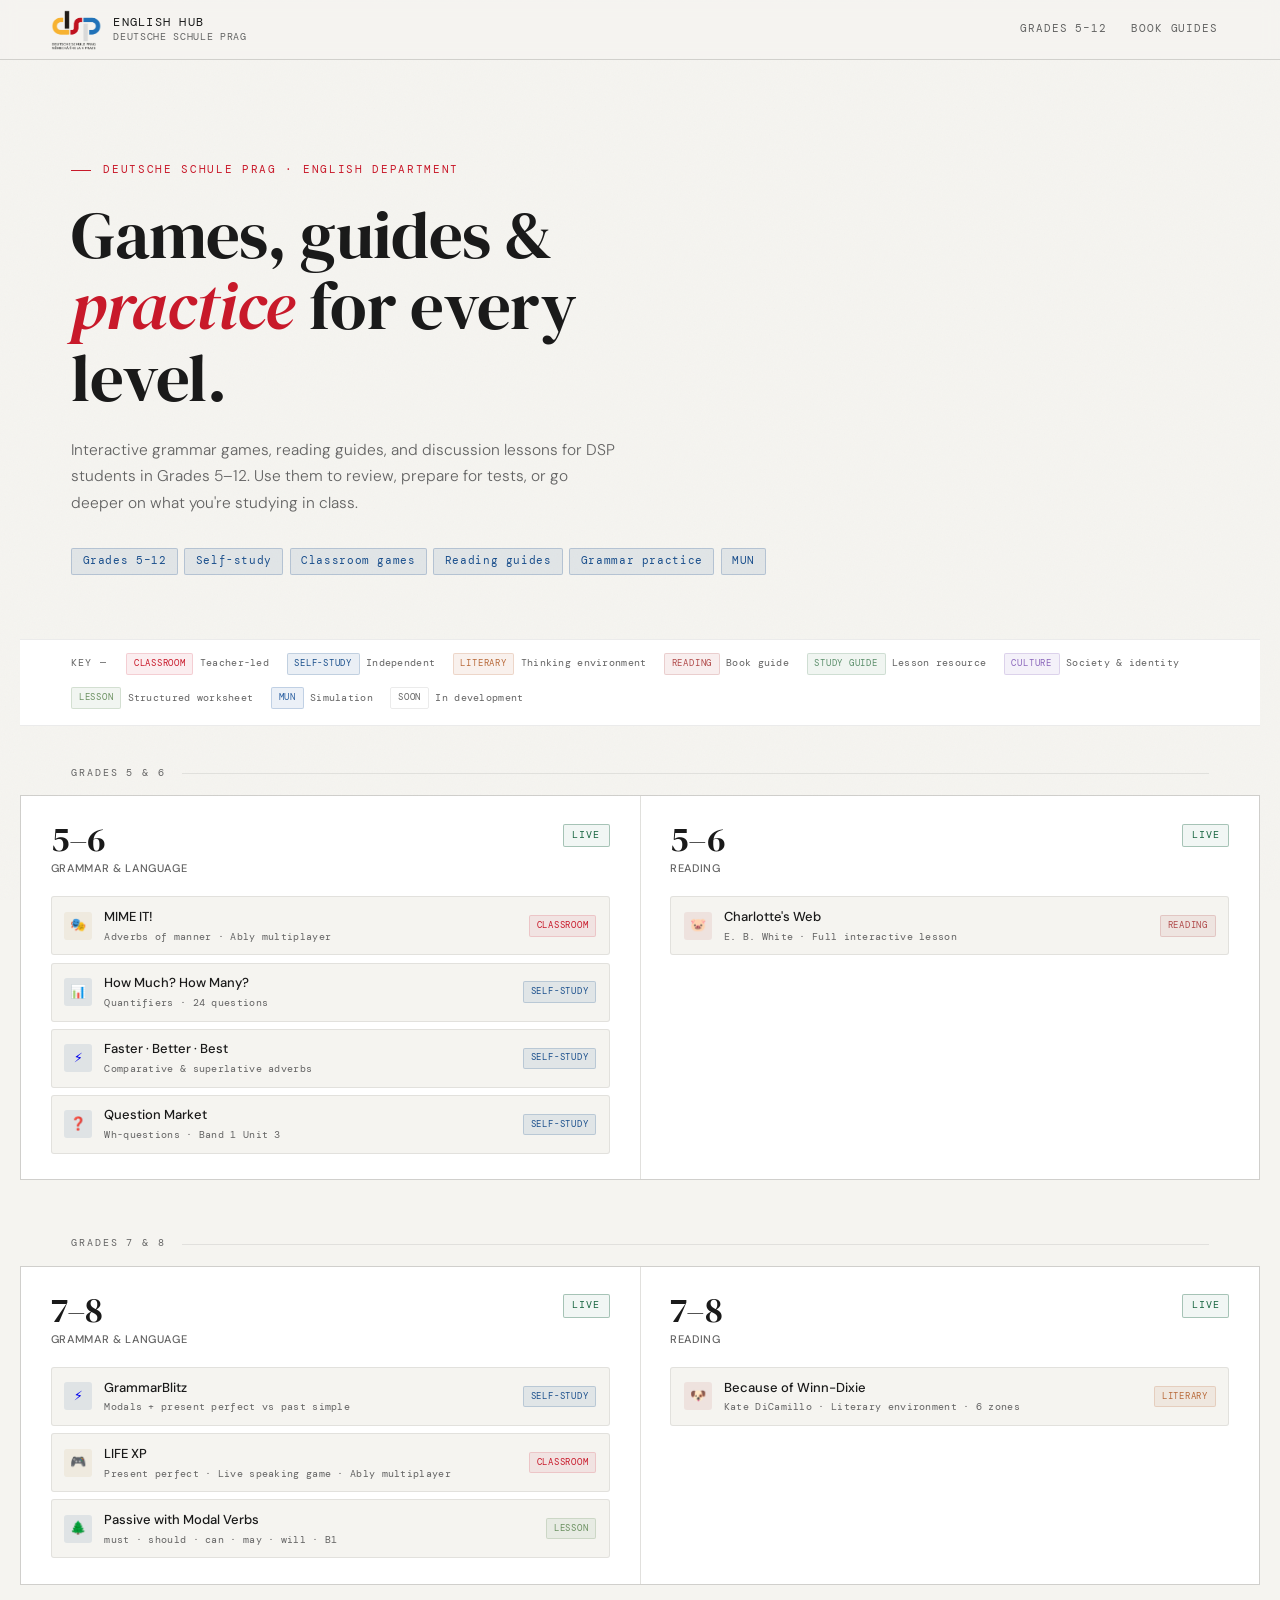
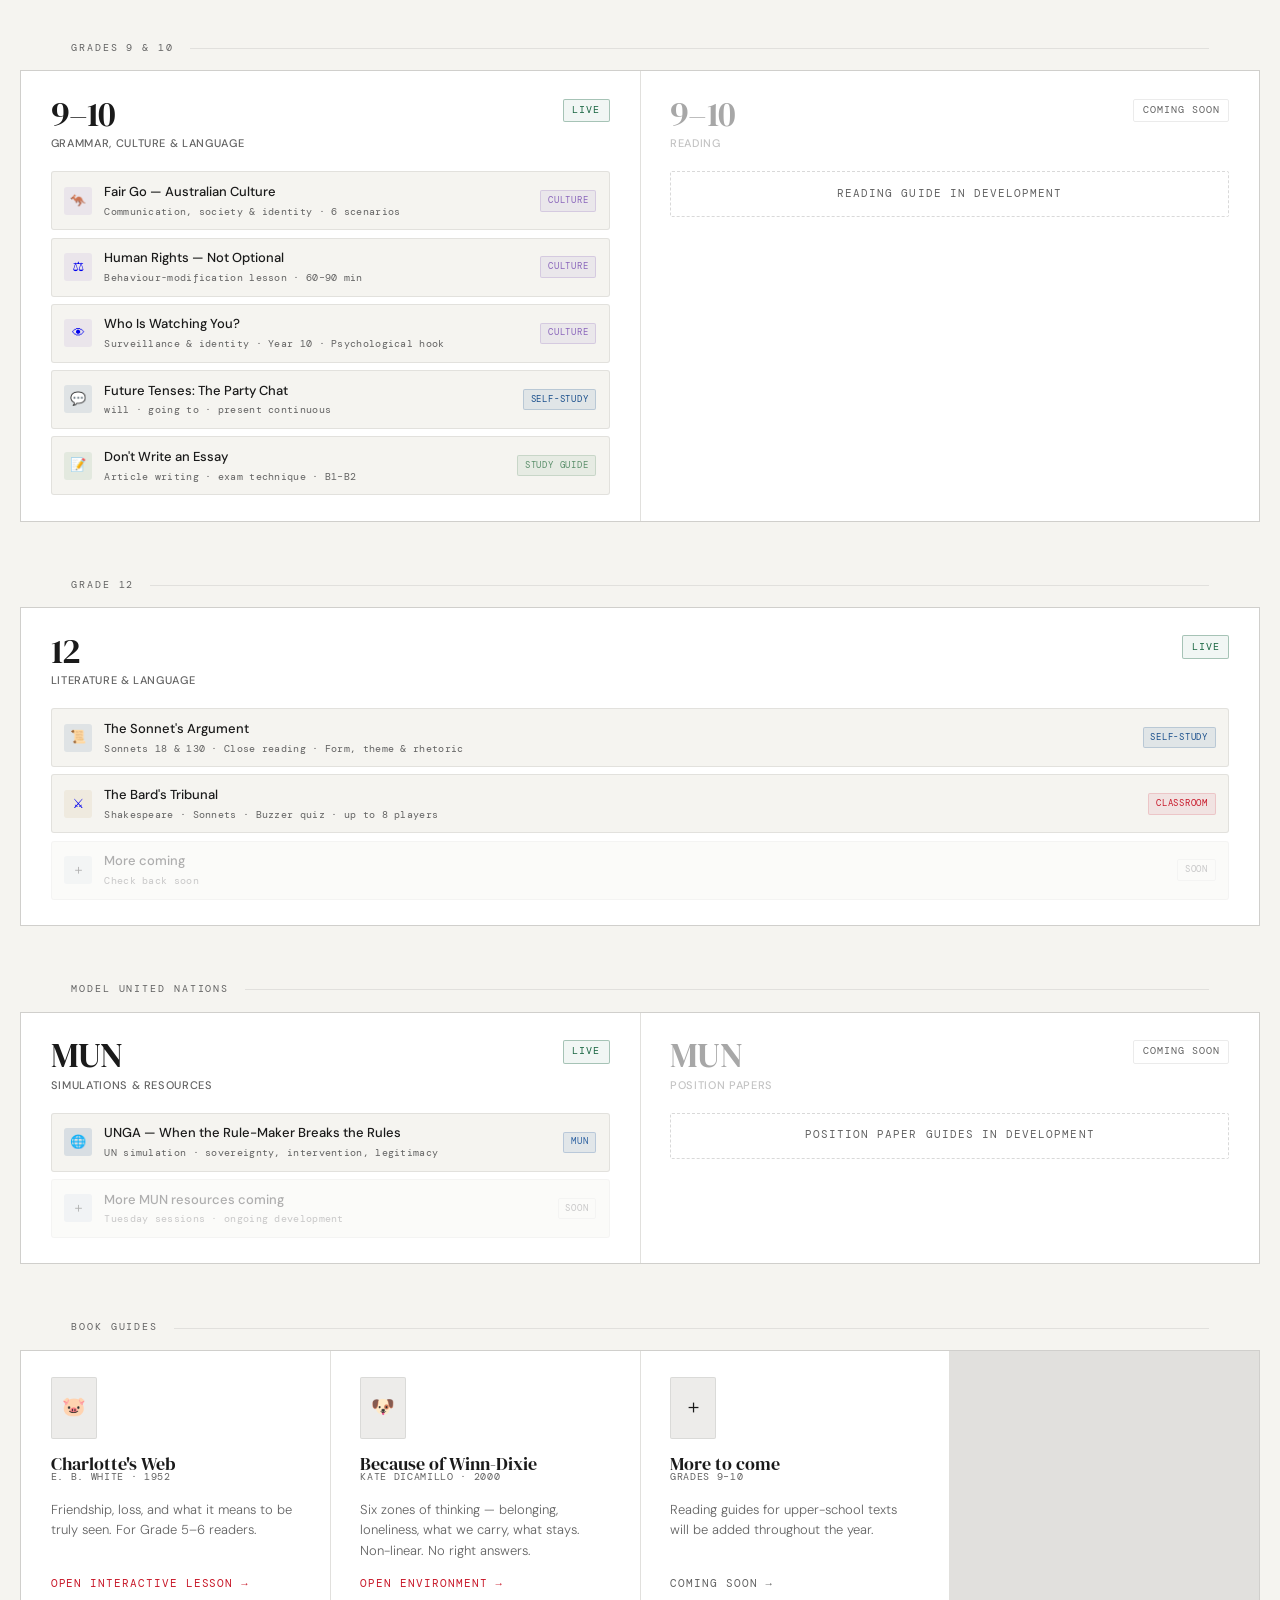
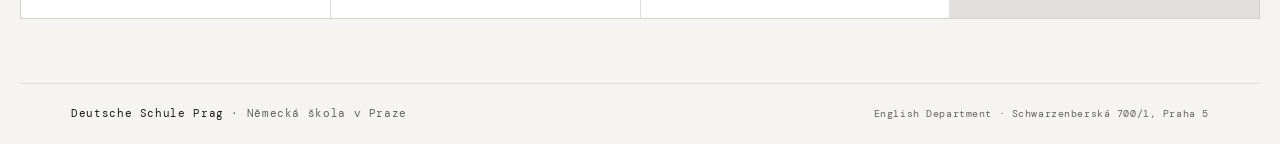
<file: index (11).html>
<!DOCTYPE html>
<html lang="en">
<head>
<meta charset="UTF-8">
<meta name="viewport" content="width=device-width, initial-scale=1.0">
<title>DSP English Hub</title>
<meta name="description" content="Interactive grammar games, reading guides, and discussion lessons for Deutsche Schule Prag students in Grades 5–12.">
<meta property="og:title" content="DSP English Hub">
<meta property="og:description" content="Interactive grammar games, reading guides, and discussion lessons for DSP students in Grades 5–12.">
<meta property="og:type" content="website">
<meta property="og:image" content="https://justinsteinmetz.github.io/DSP_English_Hub/dsp-logo.svg">
<link rel="icon" href="dsp-logo.svg" type="image/svg+xml">
<link rel="preconnect" href="https://fonts.googleapis.com">
<link rel="preconnect" href="https://fonts.gstatic.com" crossorigin>
<link href="https://fonts.googleapis.com/css2?family=DM+Serif+Display:ital@0;1&family=DM+Mono:wght@300;400;500&family=DM+Sans:ital,wght@0,300;0,400;0,500;1,300&display=swap" rel="stylesheet">
<style>
  :root {
    --bg:          #f5f4f0;
    --bg2:         #edecea;
    --bg3:         #e6e4de;
    --surface:     #ffffff;
    --border:      rgba(0,0,0,0.08);
    --border-hi:   rgba(0,0,0,0.15);
    --text:        #1a1a1a;
    --muted:       #636363;
    --accent:      #c8192a;
    --accent2:     #1a4f8c;
    --accent-dim:  rgba(200,25,42,0.07);
    --green:       #1a6642;
    --tag-bg:      rgba(26,79,140,0.09);
    --shadow-card: 0 1px 3px rgba(0,0,0,0.04), 0 1px 2px rgba(0,0,0,0.03);

    --serif: 'DM Serif Display', Georgia, serif;
    --mono:  'DM Mono', monospace;
    --sans:  'DM Sans', system-ui, sans-serif;
  }

  *, *::before, *::after { box-sizing: border-box; margin: 0; padding: 0; }
  html { scroll-behavior: smooth; }

  body {
    background: var(--bg);
    color: var(--text);
    font-family: var(--sans);
    font-size: 15px;
    line-height: 1.6;
    min-height: 100vh;
    overflow-x: hidden;
    position: relative;
  }

  /* Grain texture — actually visible this time */
  body::before {
    content: '';
    position: fixed;
    inset: 0;
    background-image: url("data:image/svg+xml,%3Csvg viewBox='0 0 200 200' xmlns='http://www.w3.org/2000/svg'%3E%3Cfilter id='n'%3E%3CfeTurbulence type='fractalNoise' baseFrequency='0.75' numOctaves='4' stitchTiles='stitch'/%3E%3C/filter%3E%3Crect width='100%25' height='100%25' filter='url(%23n)' opacity='0.05'/%3E%3C/svg%3E");
    background-size: 200px 200px;
    pointer-events: none;
    z-index: 0;
    opacity: 0.55;
    mix-blend-mode: multiply;
  }

  /* ── HEADER ── */
  header {
    position: sticky;
    top: 0;
    z-index: 100;
    padding: 0 clamp(1.25rem, 4vw, 3.5rem);
    height: 60px;
    display: flex;
    align-items: center;
    justify-content: space-between;
    border-bottom: 1px solid var(--border-hi);
    background: var(--bg);
    backdrop-filter: blur(8px);
    -webkit-backdrop-filter: blur(8px);
    background: rgba(245,244,240,0.92);
  }

  .logo {
    display: flex;
    align-items: center;
    gap: 0.7rem;
    text-decoration: none;
    flex-shrink: 0;
  }

  .logo-mark img {
    height: 40px;
    width: auto;
    display: block;
  }

  .logo-text {
    font-family: var(--mono);
    font-size: 11.5px;
    font-weight: 400;
    letter-spacing: 0.11em;
    text-transform: uppercase;
    color: var(--text);
    line-height: 1.3;
  }

  .logo-text span {
    display: block;
    color: var(--muted);
    font-size: 9.5px;
    letter-spacing: 0.07em;
  }

  nav {
    display: flex;
    align-items: center;
    gap: 0.15rem;
  }

  nav a {
    font-family: var(--mono);
    font-size: 10.5px;
    letter-spacing: 0.08em;
    text-transform: uppercase;
    color: var(--muted);
    text-decoration: none;
    padding: 0.35rem 0.7rem;
    border-radius: 2px;
    transition: color 0.15s, background 0.15s;
  }

  nav a:hover {
    color: var(--text);
    background: var(--surface);
  }

  /* ── HERO ── */
  .hero {
    position: relative;
    z-index: 1;
    padding: clamp(3.5rem, 8vw, 6.5rem) clamp(1.25rem, 4vw, 3.5rem) clamp(2.5rem, 5vw, 4.5rem);
    max-width: 1240px;
    margin: 0 auto;
  }

  .hero-eyebrow {
    font-family: var(--mono);
    font-size: 10.5px;
    letter-spacing: 0.16em;
    text-transform: uppercase;
    color: var(--accent);
    margin-bottom: 1.25rem;
    display: flex;
    align-items: center;
    gap: 0.75rem;
  }

  .hero-eyebrow::before {
    content: '';
    display: block;
    width: 20px;
    height: 1px;
    background: currentColor;
    flex-shrink: 0;
  }

  h1 {
    font-family: var(--serif);
    font-size: clamp(2.5rem, 5.5vw, 4.2rem);
    font-weight: 400;
    line-height: 1.06;
    color: var(--text);
    max-width: 18ch;
    margin-bottom: 1.5rem;
    letter-spacing: -0.01em;
  }

  h1 em {
    font-style: italic;
    color: var(--accent);
  }

  .hero-desc {
    font-size: 15.5px;
    color: var(--muted);
    max-width: 50ch;
    line-height: 1.7;
    margin-bottom: 2rem;
    font-weight: 300;
  }

  .hero-tags {
    display: flex;
    flex-wrap: wrap;
    gap: 0.4rem;
  }

  .tag {
    font-family: var(--mono);
    font-size: 10.5px;
    letter-spacing: 0.06em;
    color: var(--accent2);
    background: var(--tag-bg);
    border: 1px solid rgba(26,79,140,0.22);
    padding: 0.25rem 0.65rem;
    border-radius: 2px;
  }

  /* ── SECTION LABELS ── */
  .section-label {
    position: relative;
    z-index: 1;
    font-family: var(--mono);
    font-size: 9.5px;
    letter-spacing: 0.20em;
    text-transform: uppercase;
    color: var(--muted);
    padding: clamp(1.5rem, 3.5vw, 2.5rem) clamp(1.25rem, 4vw, 3.5rem) 0.9rem;
    max-width: 1240px;
    margin: 0 auto;
    display: flex;
    align-items: center;
    gap: 1rem;
  }

  .section-label::after {
    content: '';
    flex: 1;
    height: 1px;
    background: var(--border);
  }

  /* ── KEY BAR ── */
  .key-bar {
    position: relative;
    z-index: 1;
    background: var(--surface);
    max-width: 1240px;
    margin: 0 auto;
    padding: 0.85rem clamp(1.25rem, 4vw, 3.5rem) 1rem;
    display: flex;
    flex-wrap: wrap;
    gap: 0.8rem 1.1rem;
    align-items: center;
    border-top: 1px solid var(--border);
    border-bottom: 1px solid var(--border);
    margin-bottom: 0;
  }

  .key-label {
    font-family: var(--mono);
    font-size: 9.5px;
    letter-spacing: 0.12em;
    color: var(--muted);
    text-transform: uppercase;
    margin-right: 0.1rem;
  }

  .key-item {
    display: flex;
    align-items: center;
    gap: 0.4rem;
    font-family: var(--mono);
    font-size: 9.5px;
    color: var(--muted);
    letter-spacing: 0.03em;
  }

  /* ── YEAR GRID ── */
  .year-grid {
    display: grid;
    grid-template-columns: repeat(auto-fit, minmax(310px, 1fr));
    gap: 1px;
    background: var(--border);
    max-width: 1240px;
    margin: 0 auto clamp(0.5rem, 2vw, 1rem);
    border: 1px solid var(--border);
    position: relative;
    z-index: 1;
  }

  .year-card {
    background: var(--surface);
    padding: 1.6rem 1.85rem;
    display: flex;
    flex-direction: column;
    gap: 1.15rem;
    transition: background 0.18s;
    position: relative;
    overflow: hidden;
  }

  /* Left accent line */
  .year-card::before {
    content: '';
    position: absolute;
    top: 0; left: 0;
    width: 3px;
    height: 100%;
    background: transparent;
    transition: background 0.18s;
  }

  .year-card:hover { background: var(--bg2); }
  .year-card:hover::before { background: var(--accent); }

  .year-card-header {
    display: flex;
    align-items: flex-start;
    justify-content: space-between;
    gap: 1rem;
  }

  .year-number {
    font-family: var(--serif);
    font-size: 2.2rem;
    font-weight: 400;
    line-height: 1;
    color: var(--text);
    letter-spacing: -0.02em;
  }

  .year-title {
    font-family: var(--sans);
    font-size: 11px;
    font-weight: 500;
    color: var(--muted);
    letter-spacing: 0.06em;
    text-transform: uppercase;
    margin-top: 0.2rem;
  }

  .year-badge {
    font-family: var(--mono);
    font-size: 9.5px;
    letter-spacing: 0.1em;
    text-transform: uppercase;
    padding: 0.2rem 0.55rem;
    border-radius: 2px;
    border: 1px solid;
    flex-shrink: 0;
    margin-top: 0.1rem;
  }

  .badge-active {
    color: var(--green);
    border-color: rgba(26,102,66,0.35);
    background: rgba(26,102,66,0.06);
  }

  .badge-soon {
    color: var(--muted);
    border-color: var(--border);
    background: transparent;
  }

  /* ── GAME LIST ── */
  .game-list {
    display: flex;
    flex-direction: column;
    gap: 0.45rem;
  }

  .game-item {
    display: flex;
    align-items: center;
    gap: 0.75rem;
    padding: 0.6rem 0.8rem;
    background: var(--bg);
    border: 1px solid var(--border);
    border-radius: 3px;
    text-decoration: none;
    transition: border-color 0.15s, background 0.15s, transform 0.1s;
    position: relative;
  }

  .game-item:hover {
    border-color: var(--border-hi);
    background: var(--surface);
    transform: translateX(2px);
  }

  .game-item.disabled {
    opacity: 0.35;
    pointer-events: none;
    cursor: default;
  }

  .game-icon {
    width: 28px;
    height: 28px;
    border-radius: 3px;
    display: flex;
    align-items: center;
    justify-content: center;
    font-size: 13px;
    flex-shrink: 0;
  }

  .icon-classroom { background: rgba(200,169,110,0.13); }
  .icon-self      { background: rgba(26,79,140,0.10);  }
  .icon-culture   { background: rgba(155,126,203,0.12);}
  .icon-reading   { background: rgba(180,80,80,0.11);  }
  .icon-guide     { background: rgba(100,155,110,0.12);}
  .icon-mun       { background: rgba(26,79,140,0.13);  }

  .game-info { flex: 1; min-width: 0; }

  .game-name {
    font-family: var(--sans);
    font-size: 13px;
    font-weight: 500;
    color: var(--text);
    white-space: nowrap;
    overflow: hidden;
    text-overflow: ellipsis;
  }

  .game-meta {
    font-family: var(--mono);
    font-size: 10px;
    color: var(--muted);
    letter-spacing: 0.03em;
    margin-top: 1px;
    white-space: nowrap;
    overflow: hidden;
    text-overflow: ellipsis;
  }

  /* ── TYPE BADGES ── */
  .game-type {
    font-family: var(--mono);
    font-size: 8.5px;
    letter-spacing: 0.09em;
    text-transform: uppercase;
    padding: 0.18rem 0.42rem;
    border-radius: 2px;
    flex-shrink: 0;
    border: 1px solid transparent;
  }

  .type-classroom { color: var(--accent);  background: var(--accent-dim); border-color: rgba(200,25,42,0.15); }
  .type-self      { color: var(--accent2); background: var(--tag-bg);     border-color: rgba(26,79,140,0.2); }
  .type-lesson    { color: #6a9060;  background: rgba(106,144,96,0.09);  border-color: rgba(106,144,96,0.22); }
  .type-reading   { color: #b04a4a;  background: rgba(176,74,74,0.09);   border-color: rgba(176,74,74,0.2); }
  .type-literary  { color: #b86a3a;  background: rgba(184,106,58,0.09);  border-color: rgba(184,106,58,0.2); }
  .type-guide     { color: #5a8e6a;  background: rgba(90,142,106,0.09);  border-color: rgba(90,142,106,0.22); }
  .type-culture   { color: #8a66bb;  background: rgba(138,102,187,0.09); border-color: rgba(138,102,187,0.22); }
  .type-mun       { color: #2a5fa0;  background: rgba(42,95,160,0.09);   border-color: rgba(42,95,160,0.22); }
  .type-soon      { color: var(--muted); background: transparent; border-color: var(--border); }

  /* ── COMING SOON STATE ── */
  .year-card.coming-soon .year-number,
  .year-card.coming-soon .year-title { opacity: 0.38; }

  .coming-soon-msg {
    font-family: var(--mono);
    font-size: 10.5px;
    letter-spacing: 0.1em;
    text-transform: uppercase;
    color: var(--muted);
    border: 1px dashed var(--border-hi);
    padding: 0.85rem 1rem;
    text-align: center;
    border-radius: 2px;
  }

  /* ── BOOK GRID ── */
  .book-grid {
    display: grid;
    grid-template-columns: repeat(auto-fill, minmax(270px, 1fr));
    gap: 1px;
    background: var(--border);
    max-width: 1240px;
    margin: 0 auto clamp(1rem, 3vw, 2rem);
    border: 1px solid var(--border);
    position: relative;
    z-index: 1;
  }

  .book-card {
    background: var(--surface);
    padding: 1.6rem 1.85rem;
    display: flex;
    flex-direction: column;
    gap: 0.9rem;
    position: relative;
    overflow: hidden;
    transition: background 0.18s;
  }

  /* Top accent line — all cards, on hover */
  .book-card::before {
    content: '';
    position: absolute;
    top: 0; left: 0;
    width: 100%; height: 3px;
    background: transparent;
    transition: background 0.18s;
  }

  .book-card:hover { background: var(--bg2); }
  .book-card:not(.coming-soon):hover::before { background: var(--accent); }

  .book-cover-placeholder {
    width: 46px;
    height: 62px;
    background: var(--bg2);
    border: 1px solid var(--border);
    border-radius: 2px;
    display: flex;
    align-items: center;
    justify-content: center;
    font-size: 19px;
    flex-shrink: 0;
  }

  .book-title {
    font-family: var(--serif);
    font-size: 1.15rem;
    font-weight: 400;
    line-height: 1.2;
    color: var(--text);
  }

  .book-author {
    font-family: var(--mono);
    font-size: 9.5px;
    letter-spacing: 0.07em;
    color: var(--muted);
    text-transform: uppercase;
    margin-top: -0.3rem;
  }

  .book-desc {
    font-size: 13px;
    color: var(--muted);
    line-height: 1.58;
    font-weight: 300;
  }

  .book-link {
    font-family: var(--mono);
    font-size: 10.5px;
    letter-spacing: 0.09em;
    text-transform: uppercase;
    color: var(--accent);
    text-decoration: none;
    display: inline-flex;
    align-items: center;
    gap: 0.35rem;
    margin-top: auto;
    transition: gap 0.15s;
  }

  .book-link:hover { gap: 0.65rem; }
  .book-link.disabled { color: var(--muted); pointer-events: none; }

  /* ── FOOTER ── */
  footer {
    position: relative;
    z-index: 1;
    max-width: 1240px;
    margin: clamp(2rem, 5vw, 4rem) auto 0;
    padding: 1.35rem clamp(1.25rem, 4vw, 3.5rem);
    border-top: 1px solid var(--border);
    display: flex;
    align-items: center;
    justify-content: space-between;
    flex-wrap: wrap;
    gap: 0.75rem;
  }

  .footer-left {
    font-family: var(--mono);
    font-size: 10.5px;
    color: var(--muted);
    letter-spacing: 0.06em;
  }

  .footer-left strong { color: var(--text); font-weight: 400; }

  .footer-right {
    font-family: var(--mono);
    font-size: 9.5px;
    color: var(--muted);
    letter-spacing: 0.06em;
    text-align: right;
  }

  /* ── SCROLLBAR ── */
  ::-webkit-scrollbar { width: 5px; }
  ::-webkit-scrollbar-track { background: var(--bg); }
  ::-webkit-scrollbar-thumb { background: var(--border-hi); border-radius: 3px; }
  ::-webkit-scrollbar-thumb:hover { background: var(--muted); }

  /* ── MOBILE NAV ── */
  .nav-toggle {
    display: none;
    background: none;
    border: 1px solid var(--border-hi);
    color: var(--muted);
    font-family: var(--mono);
    font-size: 10.5px;
    letter-spacing: 0.08em;
    text-transform: uppercase;
    padding: 0.35rem 0.7rem;
    cursor: pointer;
    border-radius: 2px;
    transition: background 0.15s, color 0.15s;
  }

  .nav-toggle:hover { background: var(--surface); color: var(--text); }

  @media (max-width: 620px) {
    nav {
      display: none;
      flex-direction: column;
      position: absolute;
      top: 60px;
      left: 0; right: 0;
      background: var(--bg);
      border-bottom: 1px solid var(--border-hi);
      padding: 0.5rem;
      z-index: 200;
    }
    nav.open { display: flex; }
    nav a { padding: 0.6rem 0.75rem; }
    .nav-toggle { display: block; }
    .year-grid, .book-grid { grid-template-columns: 1fr; }
    .key-bar { gap: 0.6rem; }
    h1 { max-width: 100%; }
  }
</style>
</head>
<body>

<!-- HEADER -->
<header>
  <a href="#" class="logo">
    <div class="logo-mark">
      <img src="[data-uri]" alt="Deutsche Schule Prag">
    </div>
    <div class="logo-text">
      English Hub
      <span>Deutsche Schule Prag</span>
    </div>
  </a>
  <button class="nav-toggle" onclick="this.closest('header').querySelector('nav').classList.toggle('open')" aria-label="Toggle navigation">Menu</button>
  <nav>
    <a href="#grades">Grades 5–12</a>
    <a href="#books">Book Guides</a>
  </nav>
</header>

<!-- HERO -->
<main>
<section class="hero">
  <div class="hero-eyebrow">Deutsche Schule Prag · English Department</div>
  <h1>Games, guides &amp; <em>practice</em> for every level.</h1>
  <p class="hero-desc">
    Interactive grammar games, reading guides, and discussion lessons for DSP students in Grades 5–12.
    Use them to review, prepare for tests, or go deeper on what you're studying in class.
  </p>
  <div class="hero-tags">
    <span class="tag">Grades 5–12</span>
    <span class="tag">Self-study</span>
    <span class="tag">Classroom games</span>
    <span class="tag">Reading guides</span>
    <span class="tag">Grammar practice</span>
    <span class="tag">MUN</span>
  </div>
</section>

<!-- KEY -->
<div class="key-bar">
  <span class="key-label">Key —</span>
  <span class="key-item"><span class="game-type type-classroom">Classroom</span> Teacher-led</span>
  <span class="key-item"><span class="game-type type-self">Self-study</span> Independent</span>
  <span class="key-item"><span class="game-type type-literary">Literary</span> Thinking environment</span>
  <span class="key-item"><span class="game-type type-reading">Reading</span> Book guide</span>
  <span class="key-item"><span class="game-type type-guide">Study guide</span> Lesson resource</span>
  <span class="key-item"><span class="game-type type-culture">Culture</span> Society &amp; identity</span>
  <span class="key-item"><span class="game-type type-lesson">Lesson</span> Structured worksheet</span>
  <span class="key-item"><span class="game-type type-mun">MUN</span> Simulation</span>
  <span class="key-item"><span class="game-type type-soon">Soon</span> In development</span>
</div>

<!-- ─────────── GRADES 5–6 ─────────── -->
<div class="section-label" id="grades">Grades 5 &amp; 6</div>
<div class="year-grid">

  <div class="year-card">
    <div class="year-card-header">
      <div>
        <div class="year-number">5–6</div>
        <div class="year-title">Grammar &amp; Language</div>
      </div>
      <span class="year-badge badge-active">Live</span>
    </div>
    <div class="game-list">
      <a href="https://justinsteinmetz.github.io/MIME_IT/" target="_blank" rel="noopener noreferrer" class="game-item">
        <div class="game-icon icon-classroom" aria-hidden="true">🎭</div>
        <div class="game-info">
          <div class="game-name">MIME IT!</div>
          <div class="game-meta">Adverbs of manner · Ably multiplayer</div>
        </div>
        <span class="game-type type-classroom">Classroom</span>
      </a>
      <a href="https://justinsteinmetz.github.io/HowMuchHowMany/" target="_blank" rel="noopener noreferrer" class="game-item">
        <div class="game-icon icon-self" aria-hidden="true">📊</div>
        <div class="game-info">
          <div class="game-name">How Much? How Many?</div>
          <div class="game-meta">Quantifiers · 24 questions</div>
        </div>
        <span class="game-type type-self">Self-study</span>
      </a>
      <a href="https://justinsteinmetz.github.io/comparative-superlative-adverbs/" target="_blank" rel="noopener noreferrer" class="game-item">
        <div class="game-icon icon-self" aria-hidden="true">⚡</div>
        <div class="game-info">
          <div class="game-name">Faster · Better · Best</div>
          <div class="game-meta">Comparative &amp; superlative adverbs</div>
        </div>
        <span class="game-type type-self">Self-study</span>
      </a>
      <a href="https://justinsteinmetz.github.io/QuestionMarket/" target="_blank" rel="noopener noreferrer" class="game-item">
        <div class="game-icon icon-self" aria-hidden="true">❓</div>
        <div class="game-info">
          <div class="game-name">Question Market</div>
          <div class="game-meta">Wh-questions · Band 1 Unit 3</div>
        </div>
        <span class="game-type type-self">Self-study</span>
      </a>
    </div>
  </div>

  <div class="year-card">
    <div class="year-card-header">
      <div>
        <div class="year-number">5–6</div>
        <div class="year-title">Reading</div>
      </div>
      <span class="year-badge badge-active">Live</span>
    </div>
    <div class="game-list">
      <a href="https://justinsteinmetz.github.io/Charlotte-s-Web-overview/" target="_blank" rel="noopener noreferrer" class="game-item">
        <div class="game-icon icon-reading" aria-hidden="true">🐷</div>
        <div class="game-info">
          <div class="game-name">Charlotte's Web</div>
          <div class="game-meta">E. B. White · Full interactive lesson</div>
        </div>
        <span class="game-type type-reading">Reading</span>
      </a>
    </div>
  </div>

</div>

<!-- ─────────── GRADES 7–8 ─────────── -->
<div class="section-label">Grades 7 &amp; 8</div>
<div class="year-grid">

  <div class="year-card">
    <div class="year-card-header">
      <div>
        <div class="year-number">7–8</div>
        <div class="year-title">Grammar &amp; Language</div>
      </div>
      <span class="year-badge badge-active">Live</span>
    </div>
    <div class="game-list">
      <a href="https://justinsteinmetz.github.io/GRAMMARBLITZ/" target="_blank" rel="noopener noreferrer" class="game-item">
        <div class="game-icon icon-self" aria-hidden="true">⚡</div>
        <div class="game-info">
          <div class="game-name">GrammarBlitz</div>
          <div class="game-meta">Modals + present perfect vs past simple</div>
        </div>
        <span class="game-type type-self">Self-study</span>
      </a>
      <a href="https://justinsteinmetz.github.io/presentperfectlifexp/" target="_blank" rel="noopener noreferrer" class="game-item">
        <div class="game-icon icon-classroom" aria-hidden="true">🎮</div>
        <div class="game-info">
          <div class="game-name">LIFE XP</div>
          <div class="game-meta">Present perfect · Live speaking game · Ably multiplayer</div>
        </div>
        <span class="game-type type-classroom">Classroom</span>
      </a>
      <a href="https://justinsteinmetz.github.io/passivewithmodalverbs/" target="_blank" rel="noopener noreferrer" class="game-item">
        <div class="game-icon icon-self" aria-hidden="true">🌲</div>
        <div class="game-info">
          <div class="game-name">Passive with Modal Verbs</div>
          <div class="game-meta">must · should · can · may · will · B1</div>
        </div>
        <span class="game-type type-lesson">Lesson</span>
      </a>
    </div>
  </div>

  <div class="year-card">
    <div class="year-card-header">
      <div>
        <div class="year-number">7–8</div>
        <div class="year-title">Reading</div>
      </div>
      <span class="year-badge badge-active">Live</span>
    </div>
    <div class="game-list">
      <a href="https://justinsteinmetz.github.io/Because_of_Winn-Dixie/" target="_blank" rel="noopener noreferrer" class="game-item">
        <div class="game-icon icon-reading" aria-hidden="true">🐶</div>
        <div class="game-info">
          <div class="game-name">Because of Winn-Dixie</div>
          <div class="game-meta">Kate DiCamillo · Literary environment · 6 zones</div>
        </div>
        <span class="game-type type-literary">Literary</span>
      </a>
    </div>
  </div>

</div>

<!-- ─────────── GRADES 9–10 ─────────── -->
<div class="section-label">Grades 9 &amp; 10</div>
<div class="year-grid">

  <div class="year-card">
    <div class="year-card-header">
      <div>
        <div class="year-number">9–10</div>
        <div class="year-title">Grammar, Culture &amp; Language</div>
      </div>
      <span class="year-badge badge-active">Live</span>
    </div>
    <div class="game-list">
      <a href="https://justinsteinmetz.github.io/AustralianCulture/" target="_blank" rel="noopener noreferrer" class="game-item">
        <div class="game-icon icon-culture" aria-hidden="true">🦘</div>
        <div class="game-info">
          <div class="game-name">Fair Go — Australian Culture</div>
          <div class="game-meta">Communication, society &amp; identity · 6 scenarios</div>
        </div>
        <span class="game-type type-culture">Culture</span>
      </a>
      <a href="https://justinsteinmetz.github.io/human_rights/" target="_blank" rel="noopener noreferrer" class="game-item">
        <div class="game-icon icon-culture" aria-hidden="true">⚖️</div>
        <div class="game-info">
          <div class="game-name">Human Rights — Not Optional</div>
          <div class="game-meta">Behaviour-modification lesson · 60–90 min</div>
        </div>
        <span class="game-type type-culture">Culture</span>
      </a>
      <a href="https://justinsteinmetz.github.io/surveillance_identity/" target="_blank" rel="noopener noreferrer" class="game-item">
        <div class="game-icon icon-culture" aria-hidden="true">👁</div>
        <div class="game-info">
          <div class="game-name">Who Is Watching You?</div>
          <div class="game-meta">Surveillance &amp; identity · Year 10 · Psychological hook</div>
        </div>
        <span class="game-type type-culture">Culture</span>
      </a>
      <a href="https://justinsteinmetz.github.io/future_tenses_party_chat/" target="_blank" rel="noopener noreferrer" class="game-item">
        <div class="game-icon icon-self" aria-hidden="true">💬</div>
        <div class="game-info">
          <div class="game-name">Future Tenses: The Party Chat</div>
          <div class="game-meta">will · going to · present continuous</div>
        </div>
        <span class="game-type type-self">Self-study</span>
      </a>
      <a href="https://justinsteinmetz.github.io/writinganarticle/" target="_blank" rel="noopener noreferrer" class="game-item">
        <div class="game-icon icon-guide" aria-hidden="true">📝</div>
        <div class="game-info">
          <div class="game-name">Don't Write an Essay</div>
          <div class="game-meta">Article writing · exam technique · B1–B2</div>
        </div>
        <span class="game-type type-guide">Study guide</span>
      </a>
    </div>
  </div>

  <div class="year-card coming-soon">
    <div class="year-card-header">
      <div>
        <div class="year-number">9–10</div>
        <div class="year-title">Reading</div>
      </div>
      <span class="year-badge badge-soon">Coming soon</span>
    </div>
    <div class="coming-soon-msg">Reading guide in development</div>
  </div>

</div>

<!-- ─────────── GRADE 12 ─────────── -->
<div class="section-label">Grade 12</div>
<div class="year-grid">

  <div class="year-card">
    <div class="year-card-header">
      <div>
        <div class="year-number">12</div>
        <div class="year-title">Literature &amp; Language</div>
      </div>
      <span class="year-badge badge-active">Live</span>
    </div>
    <div class="game-list">
      <a href="https://justinsteinmetz.github.io/shakespeare-sonnets-yr12/" target="_blank" rel="noopener noreferrer" class="game-item">
        <div class="game-icon icon-self" aria-hidden="true">📜</div>
        <div class="game-info">
          <div class="game-name">The Sonnet's Argument</div>
          <div class="game-meta">Sonnets 18 &amp; 130 · Close reading · Form, theme &amp; rhetoric</div>
        </div>
        <span class="game-type type-self">Self-study</span>
      </a>
      <a href="https://justinsteinmetz.github.io/bards_tribunal/" target="_blank" rel="noopener noreferrer" class="game-item">
        <div class="game-icon icon-classroom" aria-hidden="true">⚔️</div>
        <div class="game-info">
          <div class="game-name">The Bard's Tribunal</div>
          <div class="game-meta">Shakespeare · Sonnets · Buzzer quiz · up to 8 players</div>
        </div>
        <span class="game-type type-classroom">Classroom</span>
      </a>
      <div class="game-item disabled">
        <div class="game-icon icon-self" aria-hidden="true">＋</div>
        <div class="game-info">
          <div class="game-name">More coming</div>
          <div class="game-meta">Check back soon</div>
        </div>
        <span class="game-type type-soon">Soon</span>
      </div>
    </div>
  </div>

</div>

<!-- ─────────── MUN ─────────── -->
<div class="section-label">Model United Nations</div>
<div class="year-grid">

  <div class="year-card">
    <div class="year-card-header">
      <div>
        <div class="year-number">MUN</div>
        <div class="year-title">Simulations &amp; Resources</div>
      </div>
      <span class="year-badge badge-active">Live</span>
    </div>
    <div class="game-list">
      <a href="https://justinsteinmetz.github.io/HumanRights/" target="_blank" rel="noopener noreferrer" class="game-item">
        <div class="game-icon icon-mun" aria-hidden="true">🌐</div>
        <div class="game-info">
          <div class="game-name">UNGA — When the Rule-Maker Breaks the Rules</div>
          <div class="game-meta">UN simulation · sovereignty, intervention, legitimacy</div>
        </div>
        <span class="game-type type-mun">MUN</span>
      </a>
      <div class="game-item disabled">
        <div class="game-icon icon-mun" aria-hidden="true">＋</div>
        <div class="game-info">
          <div class="game-name">More MUN resources coming</div>
          <div class="game-meta">Tuesday sessions · ongoing development</div>
        </div>
        <span class="game-type type-soon">Soon</span>
      </div>
    </div>
  </div>

  <div class="year-card coming-soon">
    <div class="year-card-header">
      <div>
        <div class="year-number">MUN</div>
        <div class="year-title">Position Papers</div>
      </div>
      <span class="year-badge badge-soon">Coming soon</span>
    </div>
    <div class="coming-soon-msg">Position paper guides in development</div>
  </div>

</div>

<!-- ─────────── BOOK GUIDES ─────────── -->
<div class="section-label" id="books">Book Guides</div>
<div class="book-grid">

  <div class="book-card">
    <div class="book-cover-placeholder">🐷</div>
    <div>
      <div class="book-title">Charlotte's Web</div>
      <div class="book-author">E. B. White · 1952</div>
    </div>
    <p class="book-desc">Friendship, loss, and what it means to be truly seen. For Grade 5–6 readers.</p>
    <a href="https://justinsteinmetz.github.io/Charlotte-s-Web-overview/" target="_blank" rel="noopener noreferrer" class="book-link">Open interactive lesson →</a>
  </div>

  <div class="book-card">
    <div class="book-cover-placeholder">🐶</div>
    <div>
      <div class="book-title">Because of Winn-Dixie</div>
      <div class="book-author">Kate DiCamillo · 2000</div>
    </div>
    <p class="book-desc">Six zones of thinking — belonging, loneliness, what we carry, what stays. Non-linear. No right answers.</p>
    <a href="https://justinsteinmetz.github.io/Because_of_Winn-Dixie/" target="_blank" rel="noopener noreferrer" class="book-link">Open environment →</a>
  </div>

  <div class="book-card coming-soon">
    <div class="book-cover-placeholder">＋</div>
    <div>
      <div class="book-title">More to come</div>
      <div class="book-author">Grades 9–10</div>
    </div>
    <p class="book-desc">Reading guides for upper-school texts will be added throughout the year.</p>
    <span class="book-link disabled">Coming soon →</span>
  </div>

</div>
</main>

<!-- FOOTER -->
<footer>
  <div class="footer-left">
    <strong>Deutsche Schule Prag</strong> · Německá škola v Praze
  </div>
  <div class="footer-right">
    English Department · Schwarzenberská 700/1, Praha 5
  </div>
</footer>

</body>
</html>
</file>
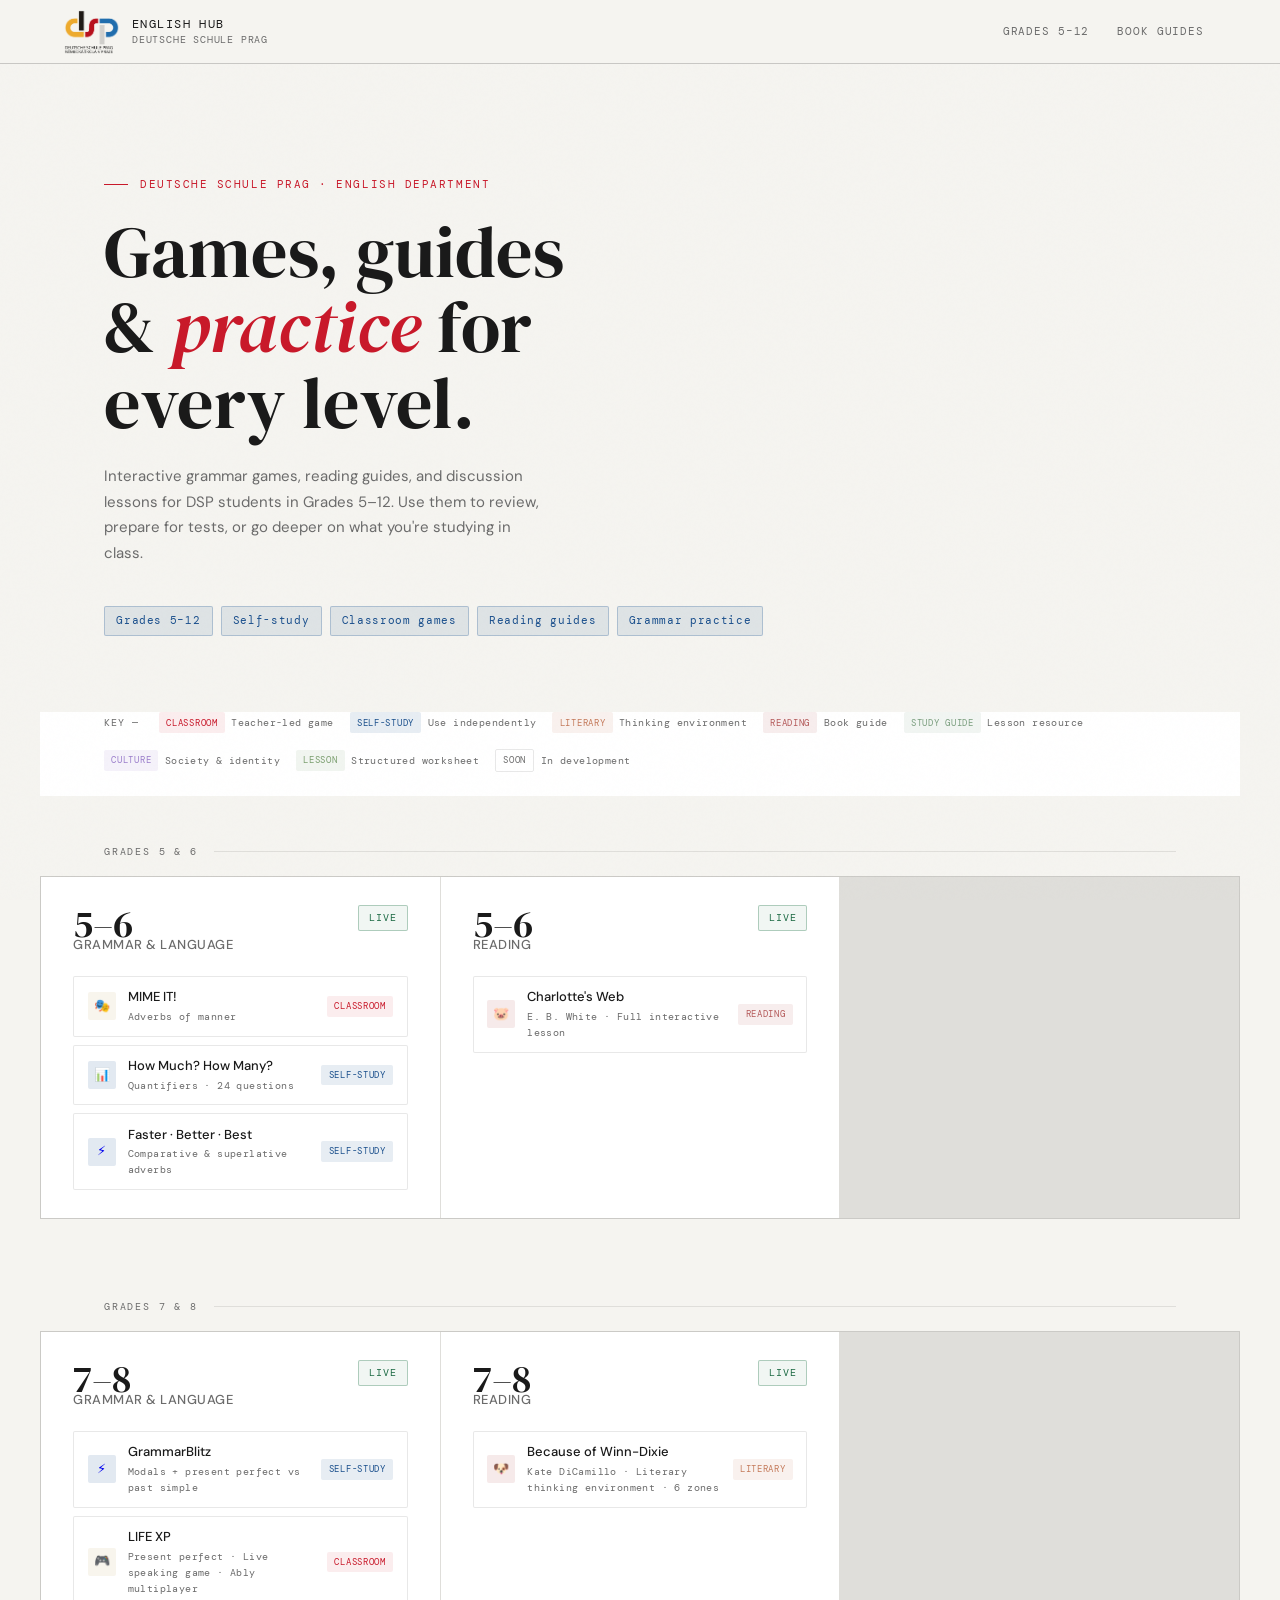
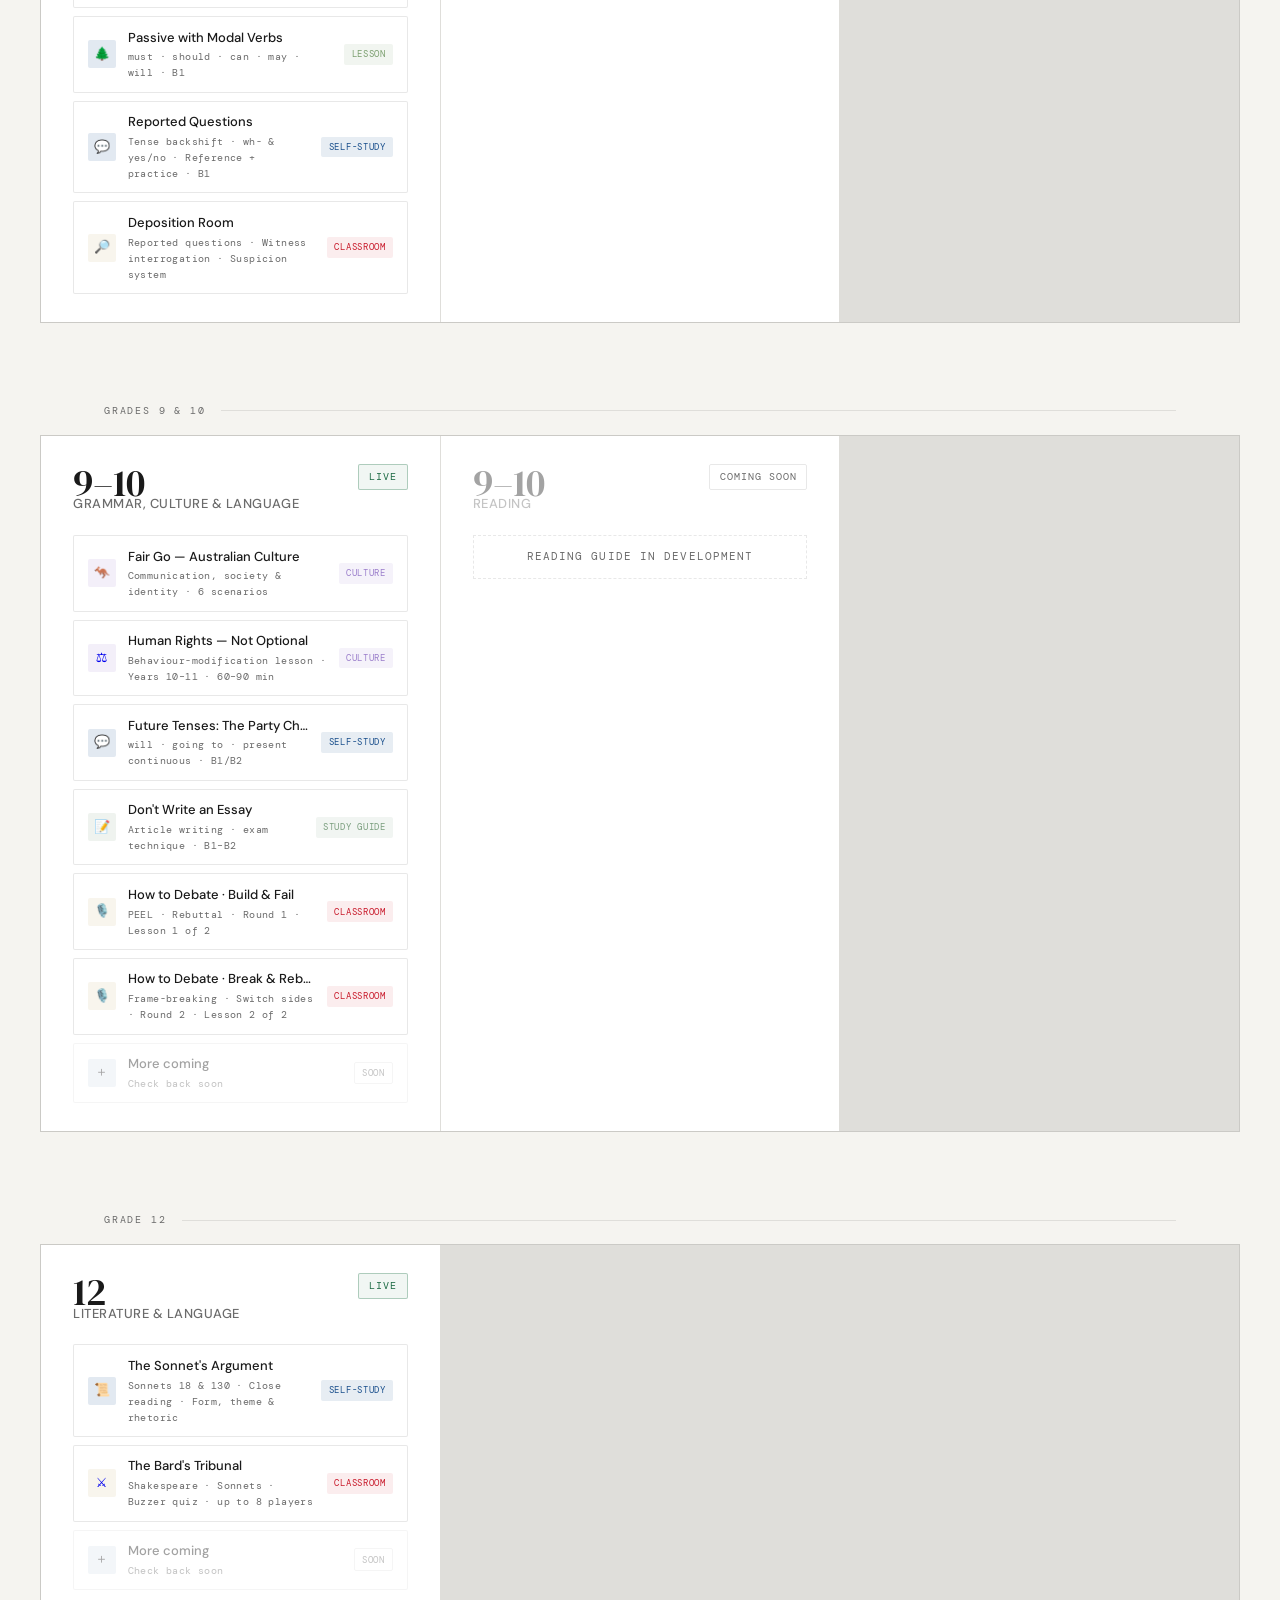
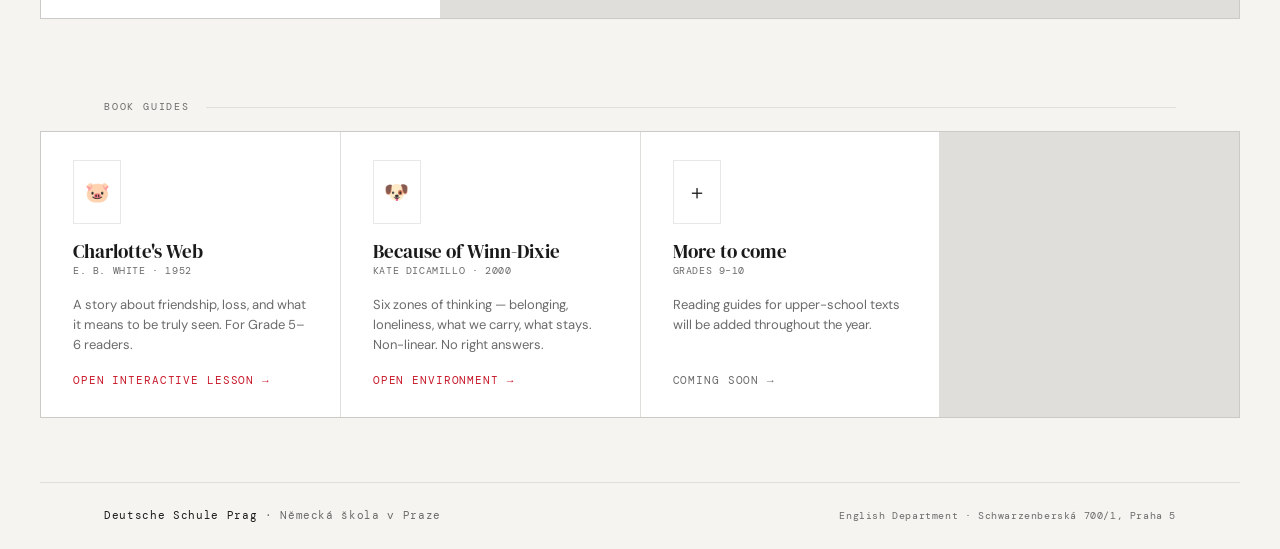
<file: index (16).html>
<!DOCTYPE html>
<html lang="en">
<head>
<meta charset="UTF-8">
<meta name="viewport" content="width=device-width, initial-scale=1.0">
<title>DSP English Hub</title>
<meta name="description" content="Interactive grammar games, reading guides, and discussion lessons for Deutsche Schule Prag students in Grades 5–12.">
<meta property="og:title" content="DSP English Hub">
<meta property="og:description" content="Interactive grammar games, reading guides, and discussion lessons for DSP students in Grades 5–12.">
<meta property="og:type" content="website">
<link rel="icon" href="dsp-logo.svg" type="image/svg+xml">
<link rel="preconnect" href="https://fonts.googleapis.com">
<link rel="preconnect" href="https://fonts.gstatic.com" crossorigin>
<link href="https://fonts.googleapis.com/css2?family=DM+Serif+Display:ital@0;1&family=DM+Mono:wght@300;400;500&family=DM+Sans:wght@300;400;500&display=swap" rel="stylesheet">
<style>
  :root {
    --bg:        #f5f4f0;
    --bg2:       #eceae4;
    --bg3:       #e3e1d9;
    --surface:   #ffffff;
    --border:    rgba(0,0,0,0.09);
    --border-hi: rgba(0,0,0,0.18);
    --text:      #1a1a1a;
    --muted:     #6b6b6b;
    --accent:    #c8192a;        /* DSP red — primary */
    --accent2:   #1a4f8c;        /* DSP blue */
    --dsp-red:   #c8192a;        /* DSP crimson */
    --accent-dim: rgba(200,25,42,0.08);
    --green:     #1e6b45;
    --tag-bg:    rgba(26,79,140,0.10);

    --serif:  'DM Serif Display', Georgia, serif;
    --mono:   'DM Mono', monospace;
    --sans:   'DM Sans', system-ui, sans-serif;
  }

  *, *::before, *::after { box-sizing: border-box; margin: 0; padding: 0; }

  html { scroll-behavior: smooth; }

  body {
    background: var(--bg);
    color: var(--text);
    font-family: var(--sans);
    font-size: 15px;
    line-height: 1.6;
    min-height: 100vh;
    overflow-x: hidden;
  }

  /* ── NOISE TEXTURE OVERLAY ── */
  body::before {
    content: '';
    position: fixed;
    inset: 0;
    background-image: url("data:image/svg+xml,%3Csvg viewBox='0 0 256 256' xmlns='http://www.w3.org/2000/svg'%3E%3Cfilter id='n'%3E%3CfeTurbulence type='fractalNoise' baseFrequency='0.9' numOctaves='4' stitchTiles='stitch'/%3E%3C/filter%3E%3Crect width='100%25' height='100%25' filter='url(%23n)' opacity='0.03'/%3E%3C/svg%3E");
    pointer-events: none;
    z-index: 0;
    opacity: 0.4;
  }

  /* ── HEADER ── */
  header {
    position: sticky;
    top: 0;
    z-index: 10;
    padding: 0 clamp(1.5rem, 5vw, 4rem);
    height: 64px;
    display: flex;
    align-items: center;
    justify-content: space-between;
    border-bottom: 1px solid var(--border-hi);
    background: rgba(245,244,240,0.95);
    backdrop-filter: blur(12px);
  }

  .logo {
    display: flex;
    align-items: center;
    gap: 0.75rem;
    text-decoration: none;
  }

  .logo-mark {
    display: flex;
    align-items: center;
    justify-content: center;
    flex-shrink: 0;
  }

  .logo-text {
    font-family: var(--mono);
    font-size: 12px;
    font-weight: 400;
    letter-spacing: 0.12em;
    text-transform: uppercase;
    color: var(--text);
    line-height: 1.3;
  }

  .logo-text span {
    display: block;
    color: var(--muted);
    font-size: 10px;
    letter-spacing: 0.08em;
  }

  nav {
    display: flex;
    align-items: center;
    gap: 0.25rem;
  }

  nav a {
    font-family: var(--mono);
    font-size: 11px;
    letter-spacing: 0.08em;
    text-transform: uppercase;
    color: var(--muted);
    text-decoration: none;
    padding: 0.4rem 0.75rem;
    border-radius: 2px;
    transition: color 0.2s, background 0.2s;
  }

  nav a:hover { color: var(--text); background: var(--surface); }

  /* ── HERO ── */
  .hero {
    position: relative;
    z-index: 1;
    padding: clamp(4rem, 10vw, 7rem) clamp(1.5rem, 5vw, 4rem) clamp(3rem, 6vw, 5rem);
    max-width: 1200px;
    margin: 0 auto;
  }

  .hero-eyebrow {
    font-family: var(--mono);
    font-size: 11px;
    letter-spacing: 0.14em;
    text-transform: uppercase;
    color: var(--dsp-red);
    margin-bottom: 1.25rem;
    display: flex;
    align-items: center;
    gap: 0.75rem;
  }

  .hero-eyebrow::before {
    content: '';
    display: block;
    width: 24px;
    height: 1px;
    background: var(--dsp-red);
  }

  h1 {
    font-family: var(--serif);
    font-size: clamp(2.6rem, 6vw, 4.5rem);
    font-weight: 400;
    line-height: 1.05;
    color: var(--text);
    max-width: 14ch;
    margin-bottom: 1.5rem;
  }

  h1 em {
    font-style: italic;
    color: var(--accent);
  }

  .hero-desc {
    font-size: 15px;
    color: var(--muted);
    max-width: 44ch;
    line-height: 1.7;
    margin-bottom: 2.5rem;
  }

  .hero-tags {
    display: flex;
    flex-wrap: wrap;
    gap: 0.5rem;
  }

  .tag {
    font-family: var(--mono);
    font-size: 11px;
    letter-spacing: 0.06em;
    color: var(--accent2);
    background: var(--tag-bg);
    border: 1px solid rgba(61,107,158,0.3);
    padding: 0.3rem 0.7rem;
    border-radius: 2px;
  }

  /* ── SECTION LABELS ── */
  .section-label {
    font-family: var(--mono);
    font-size: 10px;
    letter-spacing: 0.18em;
    text-transform: uppercase;
    color: var(--muted);
    padding: clamp(1.5rem, 4vw, 3rem) clamp(1.5rem, 5vw, 4rem) 1rem;
    max-width: 1200px;
    margin: 0 auto;
    display: flex;
    align-items: center;
    gap: 1rem;
  }

  .section-label::after {
    content: '';
    flex: 1;
    height: 1px;
    background: var(--border);
  }

  /* ── YEAR GRID ── */
  .year-grid {
    display: grid;
    grid-template-columns: repeat(auto-fill, minmax(320px, 1fr));
    gap: 1px;
    background: var(--border);
    max-width: 1200px;
    margin: 0 auto clamp(1rem, 3vw, 2rem);
    border: 1px solid var(--border);
  }

  .year-card {
    background: var(--surface);
    padding: 1.75rem 2rem;
    display: flex;
    flex-direction: column;
    gap: 1.25rem;
    transition: background 0.2s;
    position: relative;
    overflow: hidden;
  }

  .year-card::before {
    content: '';
    position: absolute;
    top: 0; left: 0;
    width: 2px;
    height: 100%;
    background: transparent;
    transition: background 0.2s;
  }

  .year-card:hover { background: var(--bg2); }
  .year-card:hover::before { background: var(--accent); }

  .year-card-header {
    display: flex;
    align-items: flex-start;
    justify-content: space-between;
    gap: 1rem;
  }

  .year-number {
    font-family: var(--serif);
    font-size: 2.4rem;
    font-weight: 400;
    line-height: 1;
    color: var(--text);
  }

  .year-badge {
    font-family: var(--mono);
    font-size: 10px;
    letter-spacing: 0.1em;
    text-transform: uppercase;
    padding: 0.25rem 0.6rem;
    border-radius: 2px;
    border: 1px solid;
  }

  .badge-active {
    color: var(--green);
    border-color: rgba(74,140,106,0.4);
    background: rgba(74,140,106,0.08);
  }

  .badge-soon {
    color: var(--muted);
    border-color: var(--border);
    background: transparent;
  }

  .year-title {
    font-family: var(--sans);
    font-size: 13px;
    font-weight: 500;
    color: var(--muted);
    letter-spacing: 0.04em;
    text-transform: uppercase;
    margin-top: -0.5rem;
  }

  /* ── GAME LIST ── */
  .game-list {
    display: flex;
    flex-direction: column;
    gap: 0.5rem;
  }

  .game-item {
    display: flex;
    align-items: center;
    gap: 0.75rem;
    padding: 0.65rem 0.85rem;
    background: var(--surface);
    border: 1px solid var(--border);
    border-radius: 2px;
    text-decoration: none;
    transition: border-color 0.2s, background 0.2s;
    position: relative;
  }

  .game-item:hover {
    border-color: var(--border-hi);
    background: rgba(255,255,255,0.04);
  }

  .game-item.disabled {
    opacity: 0.4;
    pointer-events: none;
    cursor: default;
  }

  .game-icon {
    width: 28px;
    height: 28px;
    border-radius: 2px;
    display: flex;
    align-items: center;
    justify-content: center;
    font-size: 13px;
    flex-shrink: 0;
  }

  .icon-classroom { background: rgba(200,169,110,0.12); }
  .icon-self      { background: rgba(61,107,158,0.15); }
  .icon-culture { background: rgba(155,126,203,0.12); }
  .icon-reading   { background: rgba(180,80,80,0.12); }

  .game-info {
    flex: 1;
    min-width: 0;
  }

  .game-name {
    font-family: var(--sans);
    font-size: 13px;
    font-weight: 500;
    color: var(--text);
    white-space: nowrap;
    overflow: hidden;
    text-overflow: ellipsis;
  }

  .game-meta {
    font-family: var(--mono);
    font-size: 10px;
    color: var(--muted);
    letter-spacing: 0.04em;
    margin-top: 1px;
  }

  .game-type {
    font-family: var(--mono);
    font-size: 9px;
    letter-spacing: 0.08em;
    text-transform: uppercase;
    padding: 0.2rem 0.45rem;
    border-radius: 2px;
    flex-shrink: 0;
  }

  .type-classroom {
    color: var(--accent);
    background: var(--accent-dim);
  }

  .type-self {
    color: var(--accent2);
    background: var(--tag-bg);
  }

  .type-lesson {
    color: #7a9e6e;
    background: rgba(122,158,110,0.1);
  }

  .type-reading {
    color: #b45a5a;
    background: rgba(180,80,80,0.1);
  }

  .type-literary {
    color: #c47a5a;
    background: rgba(196,122,90,0.1);
  }

  .type-guide {
    color: #7a9e7e;
    background: rgba(122,158,126,0.1);
  }

  .icon-guide { background: rgba(122,158,126,0.12); }

  .type-culture {
    color: #9b7ecb;
    background: rgba(155,126,203,0.1);
  }

  .type-soon {
    color: var(--muted);
    background: transparent;
    border: 1px solid var(--border);
  }

  /* ── BOOK GUIDES SECTION ── */
  .book-grid {
    display: grid;
    grid-template-columns: repeat(auto-fill, minmax(260px, 1fr));
    gap: 1px;
    background: var(--border);
    max-width: 1200px;
    margin: 0 auto clamp(1rem, 3vw, 2rem);
    border: 1px solid var(--border);
  }

  .book-card {
    background: var(--surface);
    padding: 1.75rem 2rem;
    display: flex;
    flex-direction: column;
    gap: 1rem;
    position: relative;
    overflow: hidden;
    transition: background 0.2s;
  }

  .book-card::before {
    content: '';
    position: absolute;
    top: 0; left: 0;
    width: 100%; height: 2px;
    background: transparent;
    transition: background 0.2s;
  }

  .book-card:hover { background: var(--bg3); }
  .book-card.active:hover::before { background: var(--accent); }

  .book-cover-placeholder {
    width: 48px;
    height: 64px;
    background: var(--surface);
    border: 1px solid var(--border);
    display: flex;
    align-items: center;
    justify-content: center;
    font-size: 20px;
    flex-shrink: 0;
  }

  .book-title {
    font-family: var(--serif);
    font-size: 1.2rem;
    font-weight: 400;
    line-height: 1.2;
    color: var(--text);
  }

  .book-author {
    font-family: var(--mono);
    font-size: 10px;
    letter-spacing: 0.06em;
    color: var(--muted);
    text-transform: uppercase;
  }

  .book-desc {
    font-size: 13px;
    color: var(--muted);
    line-height: 1.55;
  }

  .book-link {
    font-family: var(--mono);
    font-size: 11px;
    letter-spacing: 0.08em;
    text-transform: uppercase;
    color: var(--accent);
    text-decoration: none;
    display: inline-flex;
    align-items: center;
    gap: 0.4rem;
    margin-top: auto;
    transition: gap 0.2s;
  }

  .book-link:hover { gap: 0.7rem; }
  .book-link.disabled { color: var(--muted); pointer-events: none; }

  /* ── FOOTER ── */
  footer {
    position: relative;
    z-index: 1;
    max-width: 1200px;
    margin: clamp(2rem, 6vw, 4rem) auto 0;
    padding: 1.5rem clamp(1.5rem, 5vw, 4rem);
    border-top: 1px solid var(--border);
    display: flex;
    align-items: center;
    justify-content: space-between;
    flex-wrap: wrap;
    gap: 1rem;
  }

  .footer-left {
    font-family: var(--mono);
    font-size: 11px;
    color: var(--muted);
    letter-spacing: 0.06em;
  }

  .footer-left strong {
    color: var(--text);
    font-weight: 400;
  }

  .footer-right {
    font-family: var(--mono);
    font-size: 10px;
    color: var(--muted);
    letter-spacing: 0.06em;
    text-align: right;
  }

  /* ── COMING SOON OVERLAY ── */
  .year-card.coming-soon .year-number,
  .year-card.coming-soon .year-title {
    opacity: 0.4;
  }

  .coming-soon-msg {
    font-family: var(--mono);
    font-size: 11px;
    letter-spacing: 0.1em;
    text-transform: uppercase;
    color: var(--muted);
    border: 1px dashed var(--border);
    padding: 0.75rem 1rem;
    text-align: center;
  }

  /* ── KEY ── */
  .key-bar {
    background: var(--surface) !important;
    max-width: 1200px;
    margin: 0 auto;
    padding: 0 clamp(1.5rem, 5vw, 4rem) clamp(1rem, 2vw, 1.5rem);
    display: flex;
    flex-wrap: wrap;
    gap: 1rem;
    align-items: center;
  }

  .key-label {
    font-family: var(--mono);
    font-size: 10px;
    letter-spacing: 0.1em;
    color: var(--muted);
    text-transform: uppercase;
    margin-right: 0.25rem;
  }

  .key-item {
    display: flex;
    align-items: center;
    gap: 0.4rem;
    font-family: var(--mono);
    font-size: 10px;
    color: var(--muted);
    letter-spacing: 0.04em;
  }

  /* scrollbar */
  ::-webkit-scrollbar { width: 6px; }
  ::-webkit-scrollbar-track { background: var(--bg); }
  ::-webkit-scrollbar-thumb { background: var(--surface); border-radius: 3px; }


  /* ── MOBILE NAV ── */
  .nav-toggle {
    display: none;
    background: none;
    border: 1px solid var(--border);
    color: var(--muted);
    font-family: var(--mono);
    font-size: 11px;
    letter-spacing: 0.08em;
    text-transform: uppercase;
    padding: 0.4rem 0.75rem;
    cursor: pointer;
    border-radius: 2px;
  }

  @media (max-width: 600px) {
    nav { display: none; flex-direction: column; position: absolute; top: 64px; left: 0; right: 0; background: rgba(14,15,19,0.97); border-bottom: 1px solid var(--border-hi); padding: 0.5rem; z-index: 20; }
    nav.open { display: flex; }
    .nav-toggle { display: block; }
    .year-grid, .book-grid { grid-template-columns: 1fr; }
  }
</style>
</head>
<body>

<!-- HEADER -->
<header>
  <a href="#" class="logo">
    <div class="logo-mark">
      <img src="[data-uri]" alt="Deutsche Schule Prag" style="height:44px; width:auto; mix-blend-mode: multiply;">
    </div>
    </div>
    <div class="logo-text">
      English Hub
      <span>Deutsche Schule Prag</span>
    </div>
  </a>
  <button class="nav-toggle" onclick="this.closest('header').querySelector('nav').classList.toggle('open')" aria-label="Toggle navigation">Menu</button>
  <nav>
    <a href="#grades">Grades 5–12</a>
    <a href="#books">Book Guides</a>
  </nav>
</header>

<!-- HERO -->
<section class="hero">
  <div class="hero-eyebrow">Deutsche Schule Prag · English Department</div>
  <h1>Games, guides &amp; <em>practice</em> for every level.</h1>
  <p class="hero-desc">
    Interactive grammar games, reading guides, and discussion lessons for DSP students in Grades 5–12.
    Use them to review, prepare for tests, or go deeper on what you're studying in class.
  </p>
  <div class="hero-tags">
    <span class="tag">Grades 5–12</span>
    <span class="tag">Self-study</span>
    <span class="tag">Classroom games</span>
    <span class="tag">Reading guides</span>
    <span class="tag">Grammar practice</span>
  </div>
</section>

<!-- KEY -->
<div class="key-bar">
  <span class="key-label">Key —</span>
  <span class="key-item">
    <span class="game-type type-classroom">Classroom</span>
    Teacher-led game
  </span>
  <span class="key-item">
    <span class="game-type type-self">Self-study</span>
    Use independently
  </span>
  <span class="key-item">
    <span class="game-type type-literary">Literary</span>
    Thinking environment
  </span>
  <span class="key-item">
    <span class="game-type type-reading">Reading</span>
    Book guide
  </span>
  <span class="key-item">
    <span class="game-type type-guide">Study guide</span>
    Lesson resource
  </span>
  <span class="key-item">
    <span class="game-type type-culture">Culture</span>
    Society &amp; identity
  </span>
  <span class="key-item">
    <span class="game-type type-lesson">Lesson</span>
    Structured worksheet
  </span>
  <span class="key-item">
    <span class="game-type type-soon">Soon</span>
    In development
  </span>
</div>

<!-- GRADES 5–6 -->
<div class="section-label">Grades 5 &amp; 6</div>
<div class="year-grid" id="grades">

  <div class="year-card">
    <div class="year-card-header">
      <div>
        <div class="year-number">5–6</div>
        <div class="year-title">Grammar &amp; Language</div>
      </div>
      <span class="year-badge badge-active">Live</span>
    </div>
    <div class="game-list">
      <a href="https://justinsteinmetz.github.io/MIME_IT/" target="_blank" rel="noopener noreferrer" class="game-item">
        <div class="game-icon icon-classroom" aria-hidden="true">🎭</div>
        <div class="game-info">
          <div class="game-name">MIME IT!</div>
          <div class="game-meta">Adverbs of manner</div>
        </div>
        <span class="game-type type-classroom">Classroom</span>
      </a>
      <a href="https://justinsteinmetz.github.io/HowMuchHowMany/" target="_blank" rel="noopener noreferrer" class="game-item">
        <div class="game-icon icon-self" aria-hidden="true">📊</div>
        <div class="game-info">
          <div class="game-name">How Much? How Many?</div>
          <div class="game-meta">Quantifiers · 24 questions</div>
        </div>
        <span class="game-type type-self">Self-study</span>
      </a>
      <a href="https://justinsteinmetz.github.io/comparative-superlative-adverbs/" target="_blank" rel="noopener noreferrer" class="game-item">
        <div class="game-icon icon-self" aria-hidden="true">⚡</div>
        <div class="game-info">
          <div class="game-name">Faster · Better · Best</div>
          <div class="game-meta">Comparative &amp; superlative adverbs</div>
        </div>
        <span class="game-type type-self">Self-study</span>
      </a>
    </div>
  </div>

  <div class="year-card">
    <div class="year-card-header">
      <div>
        <div class="year-number">5–6</div>
        <div class="year-title">Reading</div>
      </div>
      <span class="year-badge badge-active">Live</span>
    </div>
    <div class="game-list">
      <a href="https://justinsteinmetz.github.io/Charlotte-s-Web-overview/" target="_blank" rel="noopener noreferrer" class="game-item">
        <div class="game-icon icon-reading" aria-hidden="true">🐷</div>
        <div class="game-info">
          <div class="game-name">Charlotte's Web</div>
          <div class="game-meta">E. B. White · Full interactive lesson</div>
        </div>
        <span class="game-type type-reading">Reading</span>
      </a>
    </div>
  </div>

</div>

<!-- GRADES 7–8 -->
<div class="section-label">Grades 7 &amp; 8</div>
<div class="year-grid">

  <div class="year-card">
    <div class="year-card-header">
      <div>
        <div class="year-number">7–8</div>
        <div class="year-title">Grammar &amp; Language</div>
      </div>
      <span class="year-badge badge-active">Live</span>
    </div>
    <div class="game-list">
      <a href="https://justinsteinmetz.github.io/GRAMMARBLITZ/" target="_blank" rel="noopener noreferrer" class="game-item">
        <div class="game-icon icon-self" aria-hidden="true">⚡</div>
        <div class="game-info">
          <div class="game-name">GrammarBlitz</div>
          <div class="game-meta">Modals + present perfect vs past simple</div>
        </div>
        <span class="game-type type-self">Self-study</span>
      </a>
      <a href="https://justinsteinmetz.github.io/presentperfectlifexp/" target="_blank" rel="noopener noreferrer" class="game-item">
        <div class="game-icon icon-classroom" aria-hidden="true">🎮</div>
        <div class="game-info">
          <div class="game-name">LIFE XP</div>
          <div class="game-meta">Present perfect · Live speaking game · Ably multiplayer</div>
        </div>
        <span class="game-type type-classroom">Classroom</span>
      </a>
      <a href="https://justinsteinmetz.github.io/passivewithmodalverbs/" target="_blank" rel="noopener noreferrer" class="game-item">
        <div class="game-icon icon-self" aria-hidden="true">🌲</div>
        <div class="game-info">
          <div class="game-name">Passive with Modal Verbs</div>
          <div class="game-meta">must · should · can · may · will · B1</div>
        </div>
        <span class="game-type type-lesson">Lesson</span>
      </a>
      <a href="https://justinsteinmetz.github.io/Reported-Questions-/" target="_blank" rel="noopener noreferrer" class="game-item">
        <div class="game-icon icon-self" aria-hidden="true">💬</div>
        <div class="game-info">
          <div class="game-name">Reported Questions</div>
          <div class="game-meta">Tense backshift · wh- &amp; yes/no · Reference + practice · B1</div>
        </div>
        <span class="game-type type-self">Self-study</span>
      </a>
      <a href="#" target="_blank" rel="noopener noreferrer" class="game-item">
        <div class="game-icon icon-classroom" aria-hidden="true">🔎</div>
        <div class="game-info">
          <div class="game-name">Deposition Room</div>
          <div class="game-meta">Reported questions · Witness interrogation · Suspicion system</div>
        </div>
        <span class="game-type type-classroom">Classroom</span>
      </a>
    </div>
  </div>

  <div class="year-card">
    <div class="year-card-header">
      <div>
        <div class="year-number">7–8</div>
        <div class="year-title">Reading</div>
      </div>
      <span class="year-badge badge-active">Live</span>
    </div>
    <div class="game-list">
      <a href="https://justinsteinmetz.github.io/BoWD/" target="_blank" rel="noopener noreferrer" class="game-item">
        <div class="game-icon icon-reading" aria-hidden="true">🐶</div>
        <div class="game-info">
          <div class="game-name">Because of Winn-Dixie</div>
          <div class="game-meta">Kate DiCamillo · Literary thinking environment · 6 zones</div>
        </div>
        <span class="game-type type-literary">Literary</span>
      </a>
    </div>
  </div>

</div>

<!-- GRADES 9–10 -->
<div class="section-label">Grades 9 &amp; 10</div>
<div class="year-grid">

  <div class="year-card">
    <div class="year-card-header">
      <div>
        <div class="year-number">9–10</div>
        <div class="year-title">Grammar, Culture &amp; Language</div>
      </div>
      <span class="year-badge badge-active">Live</span>
    </div>
    <div class="game-list">
      <a href="https://justinsteinmetz.github.io/AustralianCulture/" target="_blank" rel="noopener noreferrer" class="game-item">
        <div class="game-icon icon-culture" aria-hidden="true">🦘</div>
        <div class="game-info">
          <div class="game-name">Fair Go — Australian Culture</div>
          <div class="game-meta">Communication, society &amp; identity · 6 scenarios</div>
        </div>
        <span class="game-type type-culture">Culture</span>
      </a>
      <a href="https://justinsteinmetz.github.io/human_rights/" target="_blank" rel="noopener noreferrer" class="game-item">
        <div class="game-icon icon-culture" aria-hidden="true">⚖️</div>
        <div class="game-info">
          <div class="game-name">Human Rights — Not Optional</div>
          <div class="game-meta">Behaviour-modification lesson · Years 10–11 · 60–90 min</div>
        </div>
        <span class="game-type type-culture">Culture</span>
      </a>
      <a href="https://justinsteinmetz.github.io/future_tenses_party_chat/" target="_blank" rel="noopener noreferrer" class="game-item">
        <div class="game-icon icon-self" aria-hidden="true">💬</div>
        <div class="game-info">
          <div class="game-name">Future Tenses: The Party Chat</div>
          <div class="game-meta">will · going to · present continuous · B1/B2</div>
        </div>
        <span class="game-type type-self">Self-study</span>
      </a>
      <a href="https://justinsteinmetz.github.io/writinganarticle/" target="_blank" rel="noopener noreferrer" class="game-item">
        <div class="game-icon icon-guide" aria-hidden="true">📝</div>
        <div class="game-info">
          <div class="game-name">Don't Write an Essay</div>
          <div class="game-meta">Article writing · exam technique · B1–B2</div>
        </div>
        <span class="game-type type-guide">Study guide</span>
      </a>
      <a href="https://justinsteinmetz.github.io/How-To-Debate-part-one/" target="_blank" rel="noopener noreferrer" class="game-item">
        <div class="game-icon icon-classroom" aria-hidden="true">🎙️</div>
        <div class="game-info">
          <div class="game-name">How to Debate · Build &amp; Fail</div>
          <div class="game-meta">PEEL · Rebuttal · Round 1 · Lesson 1 of 2</div>
        </div>
        <span class="game-type type-classroom">Classroom</span>
      </a>
      <a href="https://justinsteinmetz.github.io/How-to-Debate-part-two/" target="_blank" rel="noopener noreferrer" class="game-item">
        <div class="game-icon icon-classroom" aria-hidden="true">🎙️</div>
        <div class="game-info">
          <div class="game-name">How to Debate · Break &amp; Rebuild</div>
          <div class="game-meta">Frame-breaking · Switch sides · Round 2 · Lesson 2 of 2</div>
        </div>
        <span class="game-type type-classroom">Classroom</span>
      </a>
      <div class="game-item disabled">
        <div class="game-icon icon-self" aria-hidden="true">＋</div>
        <div class="game-info">
          <div class="game-name">More coming</div>
          <div class="game-meta">Check back soon</div>
        </div>
        <span class="game-type type-soon">Soon</span>
      </div>
    </div>
  </div>

  <div class="year-card coming-soon">
    <div class="year-card-header">
      <div>
        <div class="year-number">9–10</div>
        <div class="year-title">Reading</div>
      </div>
      <span class="year-badge badge-soon">Coming soon</span>
    </div>
    <div class="coming-soon-msg">Reading guide in development</div>
  </div>

</div>

<!-- GRADE 12 -->
<div class="section-label">Grade 12</div>
<div class="year-grid">

  <div class="year-card">
    <div class="year-card-header">
      <div>
        <div class="year-number">12</div>
        <div class="year-title">Literature &amp; Language</div>
      </div>
      <span class="year-badge badge-active">Live</span>
    </div>
    <div class="game-list">
      <a href="https://justinsteinmetz.github.io/shakespeare-sonnets-yr12/" target="_blank" rel="noopener noreferrer" class="game-item">
        <div class="game-icon icon-self" aria-hidden="true">📜</div>
        <div class="game-info">
          <div class="game-name">The Sonnet's Argument</div>
          <div class="game-meta">Sonnets 18 &amp; 130 · Close reading · Form, theme &amp; rhetoric</div>
        </div>
        <span class="game-type type-self">Self-study</span>
      </a>
      <a href="https://justinsteinmetz.github.io/bards_tribunal/" target="_blank" rel="noopener noreferrer" class="game-item">
        <div class="game-icon icon-classroom" aria-hidden="true">⚔️</div>
        <div class="game-info">
          <div class="game-name">The Bard's Tribunal</div>
          <div class="game-meta">Shakespeare · Sonnets · Buzzer quiz · up to 8 players</div>
        </div>
        <span class="game-type type-classroom">Classroom</span>
      </a>
      <div class="game-item disabled">
        <div class="game-icon icon-self" aria-hidden="true">＋</div>
        <div class="game-info">
          <div class="game-name">More coming</div>
          <div class="game-meta">Check back soon</div>
        </div>
        <span class="game-type type-soon">Soon</span>
      </div>
    </div>
  </div>

</div>

<!-- BOOK GUIDES -->
<div class="section-label" id="books">Book Guides</div>
<div class="book-grid">

  <div class="book-card">
    <div class="book-cover-placeholder">🐷</div>
    <div>
      <div class="book-title">Charlotte's Web</div>
      <div class="book-author">E. B. White · 1952</div>
    </div>
    <p class="book-desc">A story about friendship, loss, and what it means to be truly seen. For Grade 5–6 readers.</p>
    <a href="https://justinsteinmetz.github.io/Charlotte-s-Web-overview/" target="_blank" rel="noopener noreferrer" class="book-link">Open interactive lesson →</a>
  </div>

  <div class="book-card active">
    <div class="book-cover-placeholder">🐶</div>
    <div>
      <div class="book-title">Because of Winn-Dixie</div>
      <div class="book-author">Kate DiCamillo · 2000</div>
    </div>
    <p class="book-desc">Six zones of thinking — belonging, loneliness, what we carry, what stays. Non-linear. No right answers.</p>
    <a href="https://justinsteinmetz.github.io/BoWD/" target="_blank" rel="noopener noreferrer" class="book-link">Open environment →</a>
  </div>

  <div class="book-card coming-soon">
    <div class="book-cover-placeholder">＋</div>
    <div>
      <div class="book-title">More to come</div>
      <div class="book-author">Grades 9–10</div>
    </div>
    <p class="book-desc">Reading guides for upper-school texts will be added throughout the year.</p>
    <span class="book-link disabled">Coming soon →</span>
  </div>

</div>

<!-- FOOTER -->
<footer>
  <div class="footer-left">
    <strong>Deutsche Schule Prag</strong> · Německá škola v Praze
  </div>
  <div class="footer-right">
    English Department · Schwarzenberská 700/1, Praha 5
  </div>
</footer>

</body>
</html>
</file>
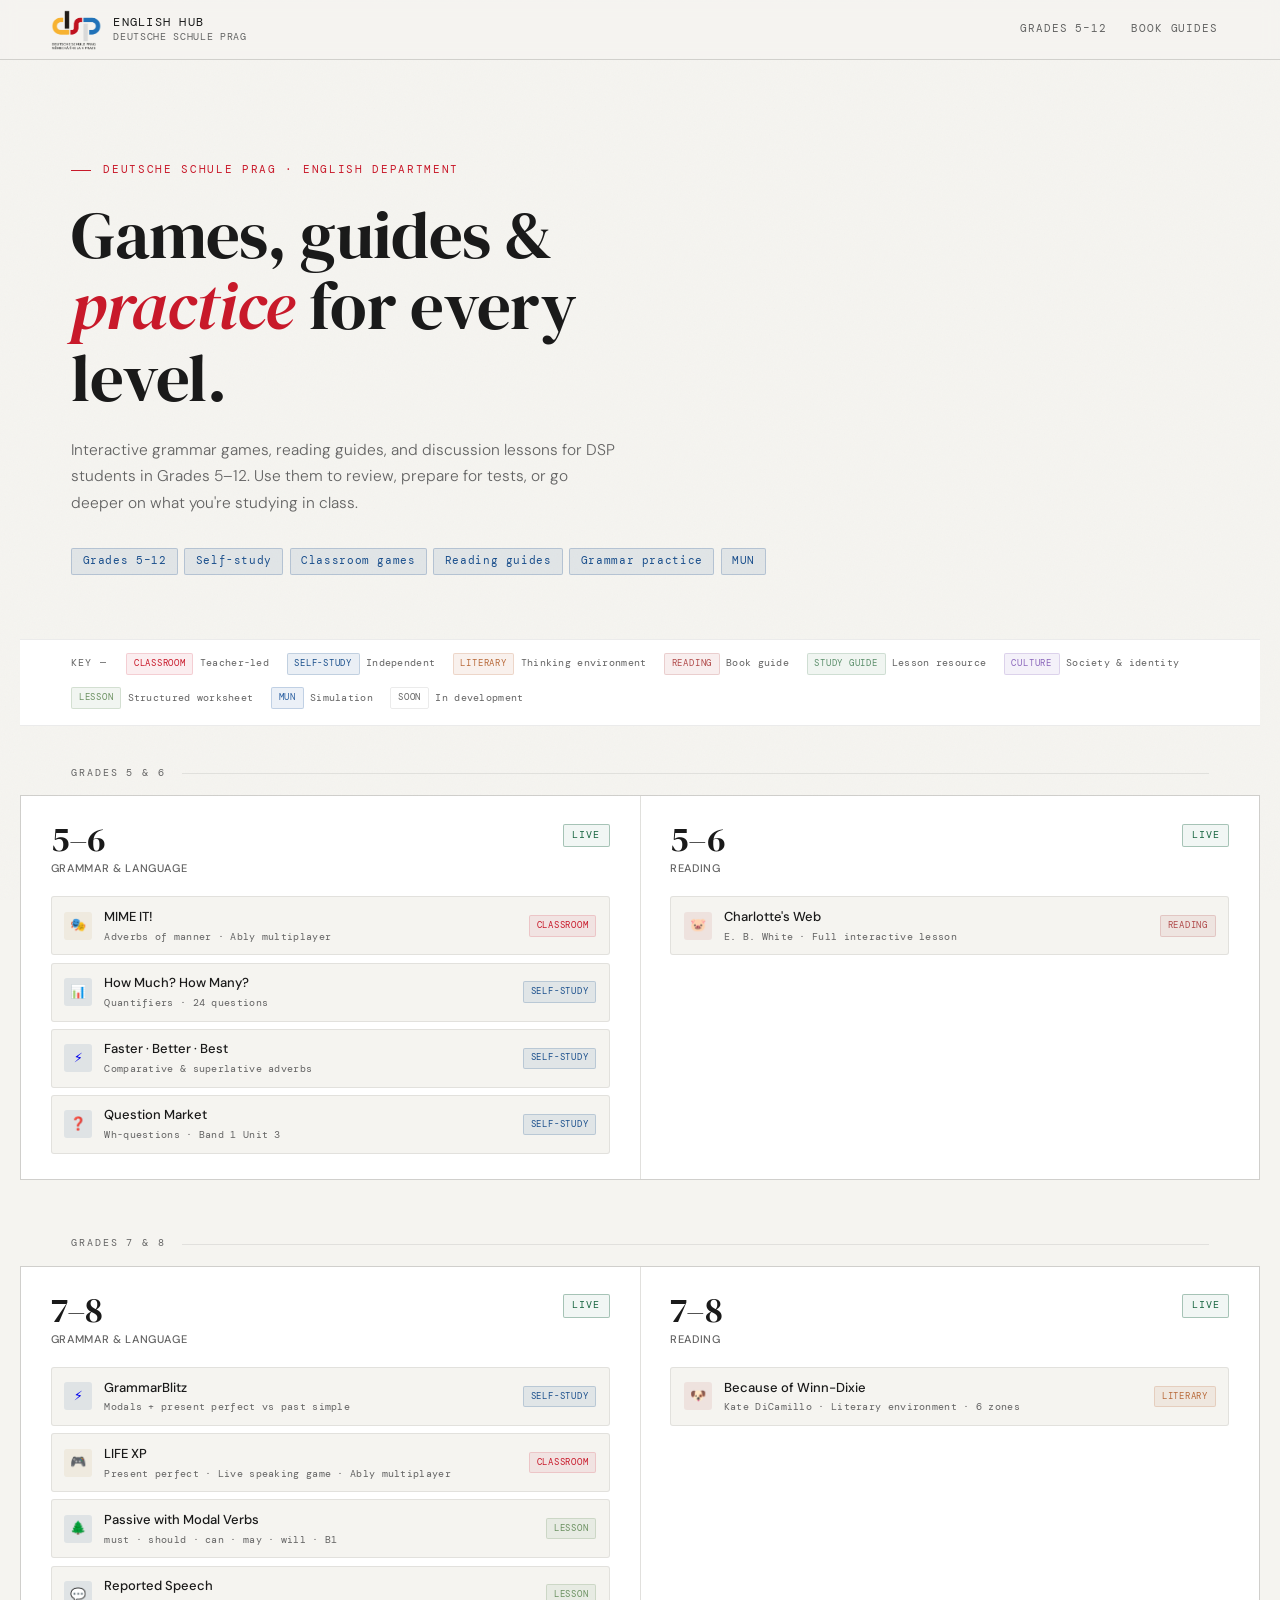
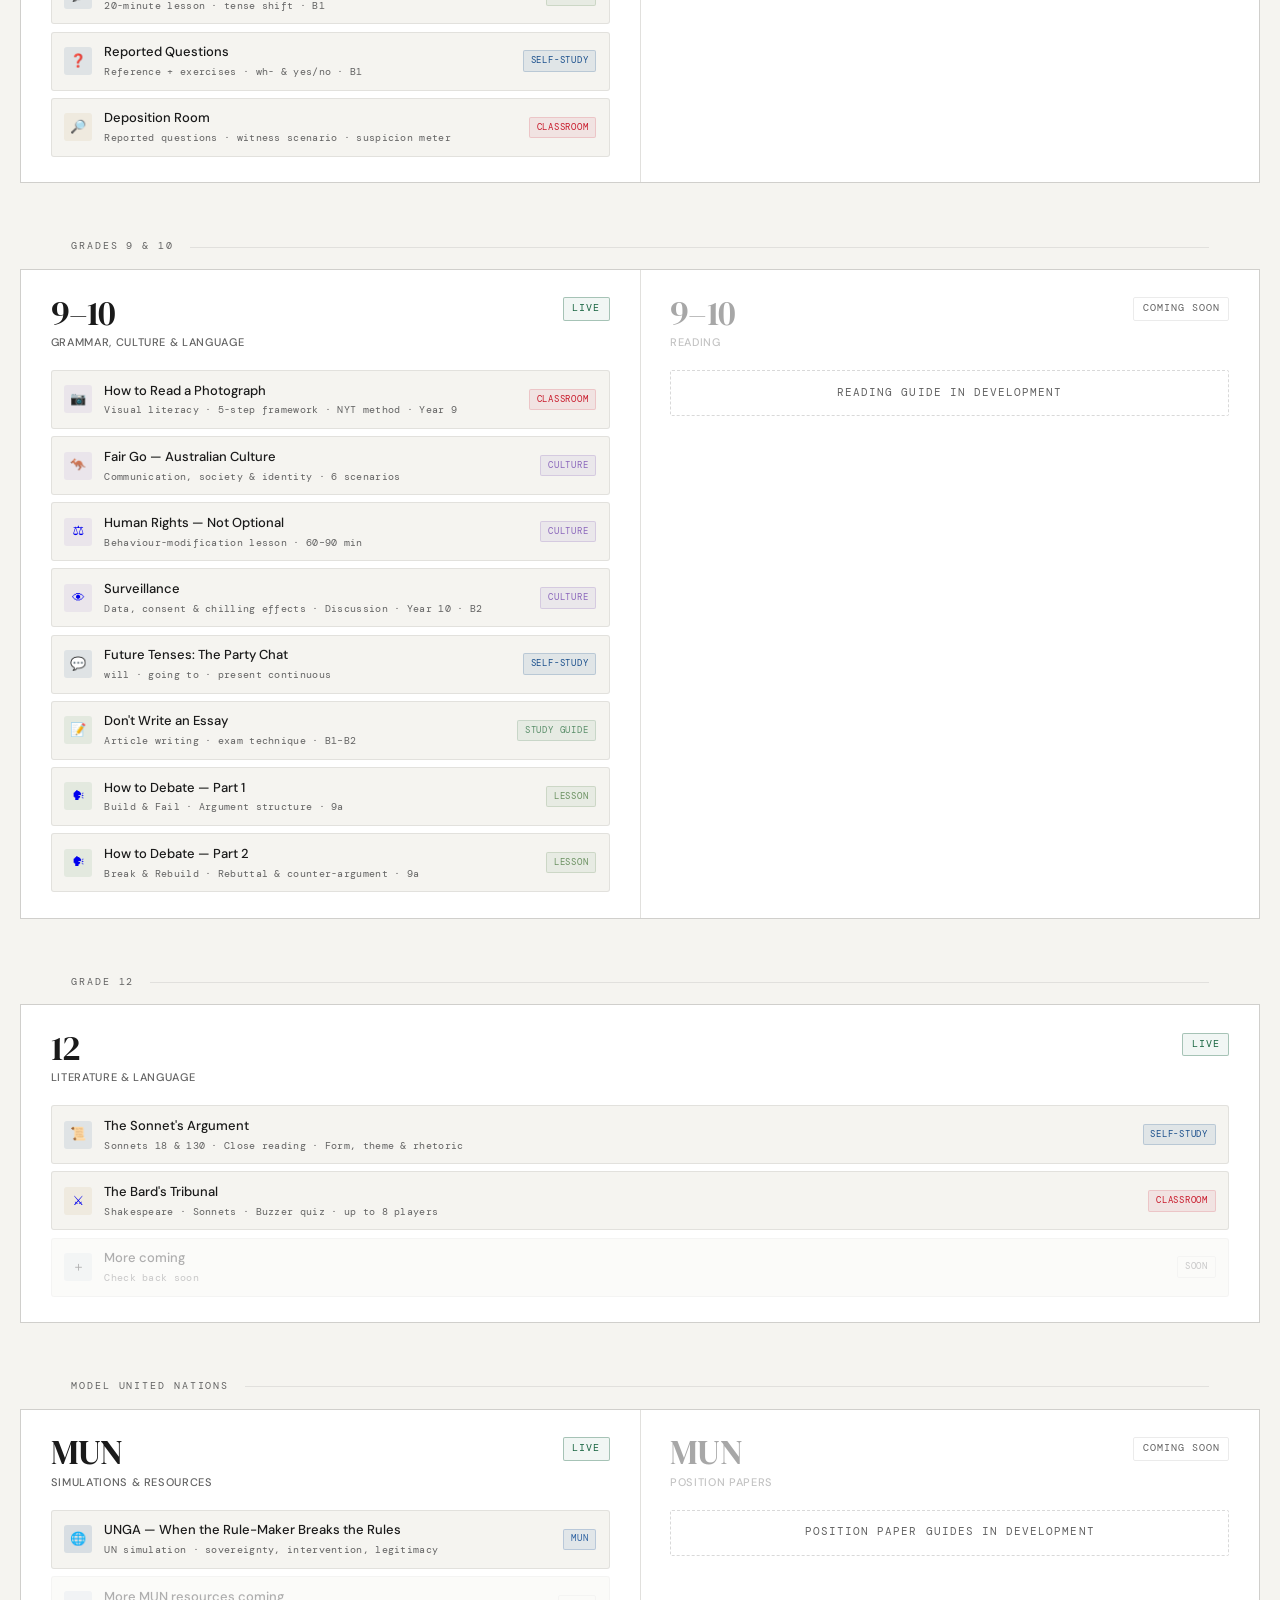
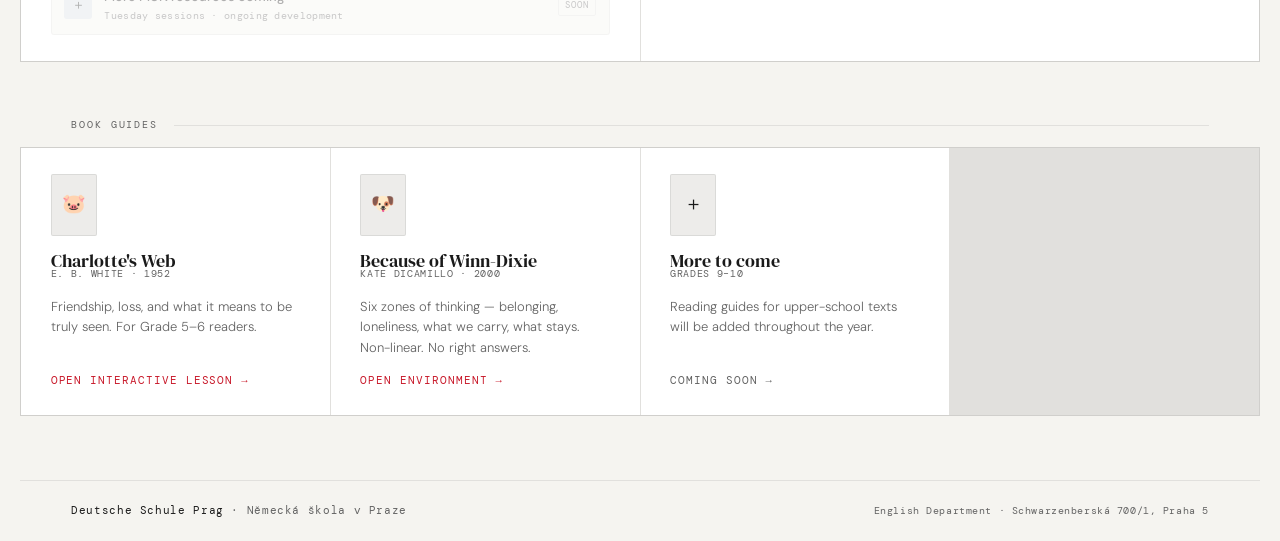
<file: index (5).html>
<!DOCTYPE html>
<html lang="en">
<head>
<meta charset="UTF-8">
<meta name="viewport" content="width=device-width, initial-scale=1.0">
<title>DSP English Hub</title>
<meta name="description" content="Interactive grammar games, reading guides, and discussion lessons for Deutsche Schule Prag students in Grades 5–12.">
<meta property="og:title" content="DSP English Hub">
<meta property="og:description" content="Interactive grammar games, reading guides, and discussion lessons for DSP students in Grades 5–12.">
<meta property="og:type" content="website">
<meta property="og:image" content="https://justinsteinmetz.github.io/DSP_English_Hub/dsp-logo.svg">
<link rel="icon" href="dsp-logo.svg" type="image/svg+xml">
<link rel="preconnect" href="https://fonts.googleapis.com">
<link rel="preconnect" href="https://fonts.gstatic.com" crossorigin>
<link href="https://fonts.googleapis.com/css2?family=DM+Serif+Display:ital@0;1&family=DM+Mono:wght@300;400;500&family=DM+Sans:ital,wght@0,300;0,400;0,500;1,300&display=swap" rel="stylesheet">
<style>
  :root {
    --bg:          #f5f4f0;
    --bg2:         #edecea;
    --bg3:         #e6e4de;
    --surface:     #ffffff;
    --border:      rgba(0,0,0,0.08);
    --border-hi:   rgba(0,0,0,0.15);
    --text:        #1a1a1a;
    --muted:       #636363;
    --accent:      #c8192a;
    --accent2:     #1a4f8c;
    --accent-dim:  rgba(200,25,42,0.07);
    --green:       #1a6642;
    --tag-bg:      rgba(26,79,140,0.09);
    --shadow-card: 0 1px 3px rgba(0,0,0,0.04), 0 1px 2px rgba(0,0,0,0.03);

    --serif: 'DM Serif Display', Georgia, serif;
    --mono:  'DM Mono', monospace;
    --sans:  'DM Sans', system-ui, sans-serif;
  }

  *, *::before, *::after { box-sizing: border-box; margin: 0; padding: 0; }
  html { scroll-behavior: smooth; }

  body {
    background: var(--bg);
    color: var(--text);
    font-family: var(--sans);
    font-size: 15px;
    line-height: 1.6;
    min-height: 100vh;
    overflow-x: hidden;
    position: relative;
  }

  /* Grain texture — actually visible this time */
  body::before {
    content: '';
    position: fixed;
    inset: 0;
    background-image: url("data:image/svg+xml,%3Csvg viewBox='0 0 200 200' xmlns='http://www.w3.org/2000/svg'%3E%3Cfilter id='n'%3E%3CfeTurbulence type='fractalNoise' baseFrequency='0.75' numOctaves='4' stitchTiles='stitch'/%3E%3C/filter%3E%3Crect width='100%25' height='100%25' filter='url(%23n)' opacity='0.05'/%3E%3C/svg%3E");
    background-size: 200px 200px;
    pointer-events: none;
    z-index: 0;
    opacity: 0.55;
    mix-blend-mode: multiply;
  }

  /* ── HEADER ── */
  header {
    position: sticky;
    top: 0;
    z-index: 100;
    padding: 0 clamp(1.25rem, 4vw, 3.5rem);
    height: 60px;
    display: flex;
    align-items: center;
    justify-content: space-between;
    border-bottom: 1px solid var(--border-hi);
    background: var(--bg);
    backdrop-filter: blur(8px);
    -webkit-backdrop-filter: blur(8px);
    background: rgba(245,244,240,0.92);
  }

  .logo {
    display: flex;
    align-items: center;
    gap: 0.7rem;
    text-decoration: none;
    flex-shrink: 0;
  }

  .logo-mark img {
    height: 40px;
    width: auto;
    display: block;
  }

  .logo-text {
    font-family: var(--mono);
    font-size: 11.5px;
    font-weight: 400;
    letter-spacing: 0.11em;
    text-transform: uppercase;
    color: var(--text);
    line-height: 1.3;
  }

  .logo-text span {
    display: block;
    color: var(--muted);
    font-size: 9.5px;
    letter-spacing: 0.07em;
  }

  nav {
    display: flex;
    align-items: center;
    gap: 0.15rem;
  }

  nav a {
    font-family: var(--mono);
    font-size: 10.5px;
    letter-spacing: 0.08em;
    text-transform: uppercase;
    color: var(--muted);
    text-decoration: none;
    padding: 0.35rem 0.7rem;
    border-radius: 2px;
    transition: color 0.15s, background 0.15s;
  }

  nav a:hover {
    color: var(--text);
    background: var(--surface);
  }

  /* ── HERO ── */
  .hero {
    position: relative;
    z-index: 1;
    padding: clamp(3.5rem, 8vw, 6.5rem) clamp(1.25rem, 4vw, 3.5rem) clamp(2.5rem, 5vw, 4.5rem);
    max-width: 1240px;
    margin: 0 auto;
  }

  .hero-eyebrow {
    font-family: var(--mono);
    font-size: 10.5px;
    letter-spacing: 0.16em;
    text-transform: uppercase;
    color: var(--accent);
    margin-bottom: 1.25rem;
    display: flex;
    align-items: center;
    gap: 0.75rem;
  }

  .hero-eyebrow::before {
    content: '';
    display: block;
    width: 20px;
    height: 1px;
    background: currentColor;
    flex-shrink: 0;
  }

  h1 {
    font-family: var(--serif);
    font-size: clamp(2.5rem, 5.5vw, 4.2rem);
    font-weight: 400;
    line-height: 1.06;
    color: var(--text);
    max-width: 18ch;
    margin-bottom: 1.5rem;
    letter-spacing: -0.01em;
  }

  h1 em {
    font-style: italic;
    color: var(--accent);
  }

  .hero-desc {
    font-size: 15.5px;
    color: var(--muted);
    max-width: 50ch;
    line-height: 1.7;
    margin-bottom: 2rem;
    font-weight: 300;
  }

  .hero-tags {
    display: flex;
    flex-wrap: wrap;
    gap: 0.4rem;
  }

  .tag {
    font-family: var(--mono);
    font-size: 10.5px;
    letter-spacing: 0.06em;
    color: var(--accent2);
    background: var(--tag-bg);
    border: 1px solid rgba(26,79,140,0.22);
    padding: 0.25rem 0.65rem;
    border-radius: 2px;
  }

  /* ── SECTION LABELS ── */
  .section-label {
    position: relative;
    z-index: 1;
    font-family: var(--mono);
    font-size: 9.5px;
    letter-spacing: 0.20em;
    text-transform: uppercase;
    color: var(--muted);
    padding: clamp(1.5rem, 3.5vw, 2.5rem) clamp(1.25rem, 4vw, 3.5rem) 0.9rem;
    max-width: 1240px;
    margin: 0 auto;
    display: flex;
    align-items: center;
    gap: 1rem;
  }

  .section-label::after {
    content: '';
    flex: 1;
    height: 1px;
    background: var(--border);
  }

  /* ── KEY BAR ── */
  .key-bar {
    position: relative;
    z-index: 1;
    background: var(--surface);
    max-width: 1240px;
    margin: 0 auto;
    padding: 0.85rem clamp(1.25rem, 4vw, 3.5rem) 1rem;
    display: flex;
    flex-wrap: wrap;
    gap: 0.8rem 1.1rem;
    align-items: center;
    border-top: 1px solid var(--border);
    border-bottom: 1px solid var(--border);
    margin-bottom: 0;
  }

  .key-label {
    font-family: var(--mono);
    font-size: 9.5px;
    letter-spacing: 0.12em;
    color: var(--muted);
    text-transform: uppercase;
    margin-right: 0.1rem;
  }

  .key-item {
    display: flex;
    align-items: center;
    gap: 0.4rem;
    font-family: var(--mono);
    font-size: 9.5px;
    color: var(--muted);
    letter-spacing: 0.03em;
  }

  /* ── YEAR GRID ── */
  .year-grid {
    display: grid;
    grid-template-columns: repeat(auto-fit, minmax(310px, 1fr));
    gap: 1px;
    background: var(--border);
    max-width: 1240px;
    margin: 0 auto clamp(0.5rem, 2vw, 1rem);
    border: 1px solid var(--border);
    position: relative;
    z-index: 1;
  }

  .year-card {
    background: var(--surface);
    padding: 1.6rem 1.85rem;
    display: flex;
    flex-direction: column;
    gap: 1.15rem;
    transition: background 0.18s;
    position: relative;
    overflow: hidden;
  }

  /* Left accent line */
  .year-card::before {
    content: '';
    position: absolute;
    top: 0; left: 0;
    width: 3px;
    height: 100%;
    background: transparent;
    transition: background 0.18s;
  }

  .year-card:hover { background: var(--bg2); }
  .year-card:hover::before { background: var(--accent); }

  .year-card-header {
    display: flex;
    align-items: flex-start;
    justify-content: space-between;
    gap: 1rem;
  }

  .year-number {
    font-family: var(--serif);
    font-size: 2.2rem;
    font-weight: 400;
    line-height: 1;
    color: var(--text);
    letter-spacing: -0.02em;
  }

  .year-title {
    font-family: var(--sans);
    font-size: 11px;
    font-weight: 500;
    color: var(--muted);
    letter-spacing: 0.06em;
    text-transform: uppercase;
    margin-top: 0.2rem;
  }

  .year-badge {
    font-family: var(--mono);
    font-size: 9.5px;
    letter-spacing: 0.1em;
    text-transform: uppercase;
    padding: 0.2rem 0.55rem;
    border-radius: 2px;
    border: 1px solid;
    flex-shrink: 0;
    margin-top: 0.1rem;
  }

  .badge-active {
    color: var(--green);
    border-color: rgba(26,102,66,0.35);
    background: rgba(26,102,66,0.06);
  }

  .badge-soon {
    color: var(--muted);
    border-color: var(--border);
    background: transparent;
  }

  /* ── GAME LIST ── */
  .game-list {
    display: flex;
    flex-direction: column;
    gap: 0.45rem;
  }

  .game-item {
    display: flex;
    align-items: center;
    gap: 0.75rem;
    padding: 0.6rem 0.8rem;
    background: var(--bg);
    border: 1px solid var(--border);
    border-radius: 3px;
    text-decoration: none;
    transition: border-color 0.15s, background 0.15s, transform 0.1s;
    position: relative;
  }

  .game-item:hover {
    border-color: var(--border-hi);
    background: var(--surface);
    transform: translateX(2px);
  }

  .game-item.disabled {
    opacity: 0.35;
    pointer-events: none;
    cursor: default;
  }

  .game-icon {
    width: 28px;
    height: 28px;
    border-radius: 3px;
    display: flex;
    align-items: center;
    justify-content: center;
    font-size: 13px;
    flex-shrink: 0;
  }

  .icon-classroom { background: rgba(200,169,110,0.13); }
  .icon-self      { background: rgba(26,79,140,0.10);  }
  .icon-culture   { background: rgba(155,126,203,0.12);}
  .icon-reading   { background: rgba(180,80,80,0.11);  }
  .icon-guide     { background: rgba(100,155,110,0.12);}
  .icon-mun       { background: rgba(26,79,140,0.13);  }

  .game-info { flex: 1; min-width: 0; }

  .game-name {
    font-family: var(--sans);
    font-size: 13px;
    font-weight: 500;
    color: var(--text);
    white-space: nowrap;
    overflow: hidden;
    text-overflow: ellipsis;
  }

  .game-meta {
    font-family: var(--mono);
    font-size: 10px;
    color: var(--muted);
    letter-spacing: 0.03em;
    margin-top: 1px;
    white-space: nowrap;
    overflow: hidden;
    text-overflow: ellipsis;
  }

  /* ── TYPE BADGES ── */
  .game-type {
    font-family: var(--mono);
    font-size: 8.5px;
    letter-spacing: 0.09em;
    text-transform: uppercase;
    padding: 0.18rem 0.42rem;
    border-radius: 2px;
    flex-shrink: 0;
    border: 1px solid transparent;
  }

  .type-classroom { color: var(--accent);  background: var(--accent-dim); border-color: rgba(200,25,42,0.15); }
  .type-self      { color: var(--accent2); background: var(--tag-bg);     border-color: rgba(26,79,140,0.2); }
  .type-lesson    { color: #6a9060;  background: rgba(106,144,96,0.09);  border-color: rgba(106,144,96,0.22); }
  .type-reading   { color: #b04a4a;  background: rgba(176,74,74,0.09);   border-color: rgba(176,74,74,0.2); }
  .type-literary  { color: #b86a3a;  background: rgba(184,106,58,0.09);  border-color: rgba(184,106,58,0.2); }
  .type-guide     { color: #5a8e6a;  background: rgba(90,142,106,0.09);  border-color: rgba(90,142,106,0.22); }
  .type-culture   { color: #8a66bb;  background: rgba(138,102,187,0.09); border-color: rgba(138,102,187,0.22); }
  .type-mun       { color: #2a5fa0;  background: rgba(42,95,160,0.09);   border-color: rgba(42,95,160,0.22); }
  .type-soon      { color: var(--muted); background: transparent; border-color: var(--border); }

  /* ── COMING SOON STATE ── */
  .year-card.coming-soon .year-number,
  .year-card.coming-soon .year-title { opacity: 0.38; }

  .coming-soon-msg {
    font-family: var(--mono);
    font-size: 10.5px;
    letter-spacing: 0.1em;
    text-transform: uppercase;
    color: var(--muted);
    border: 1px dashed var(--border-hi);
    padding: 0.85rem 1rem;
    text-align: center;
    border-radius: 2px;
  }

  /* ── BOOK GRID ── */
  .book-grid {
    display: grid;
    grid-template-columns: repeat(auto-fill, minmax(270px, 1fr));
    gap: 1px;
    background: var(--border);
    max-width: 1240px;
    margin: 0 auto clamp(1rem, 3vw, 2rem);
    border: 1px solid var(--border);
    position: relative;
    z-index: 1;
  }

  .book-card {
    background: var(--surface);
    padding: 1.6rem 1.85rem;
    display: flex;
    flex-direction: column;
    gap: 0.9rem;
    position: relative;
    overflow: hidden;
    transition: background 0.18s;
  }

  /* Top accent line — all cards, on hover */
  .book-card::before {
    content: '';
    position: absolute;
    top: 0; left: 0;
    width: 100%; height: 3px;
    background: transparent;
    transition: background 0.18s;
  }

  .book-card:hover { background: var(--bg2); }
  .book-card:not(.coming-soon):hover::before { background: var(--accent); }

  .book-cover-placeholder {
    width: 46px;
    height: 62px;
    background: var(--bg2);
    border: 1px solid var(--border);
    border-radius: 2px;
    display: flex;
    align-items: center;
    justify-content: center;
    font-size: 19px;
    flex-shrink: 0;
  }

  .book-title {
    font-family: var(--serif);
    font-size: 1.15rem;
    font-weight: 400;
    line-height: 1.2;
    color: var(--text);
  }

  .book-author {
    font-family: var(--mono);
    font-size: 9.5px;
    letter-spacing: 0.07em;
    color: var(--muted);
    text-transform: uppercase;
    margin-top: -0.3rem;
  }

  .book-desc {
    font-size: 13px;
    color: var(--muted);
    line-height: 1.58;
    font-weight: 300;
  }

  .book-link {
    font-family: var(--mono);
    font-size: 10.5px;
    letter-spacing: 0.09em;
    text-transform: uppercase;
    color: var(--accent);
    text-decoration: none;
    display: inline-flex;
    align-items: center;
    gap: 0.35rem;
    margin-top: auto;
    transition: gap 0.15s;
  }

  .book-link:hover { gap: 0.65rem; }
  .book-link.disabled { color: var(--muted); pointer-events: none; }

  /* ── FOOTER ── */
  footer {
    position: relative;
    z-index: 1;
    max-width: 1240px;
    margin: clamp(2rem, 5vw, 4rem) auto 0;
    padding: 1.35rem clamp(1.25rem, 4vw, 3.5rem);
    border-top: 1px solid var(--border);
    display: flex;
    align-items: center;
    justify-content: space-between;
    flex-wrap: wrap;
    gap: 0.75rem;
  }

  .footer-left {
    font-family: var(--mono);
    font-size: 10.5px;
    color: var(--muted);
    letter-spacing: 0.06em;
  }

  .footer-left strong { color: var(--text); font-weight: 400; }

  .footer-right {
    font-family: var(--mono);
    font-size: 9.5px;
    color: var(--muted);
    letter-spacing: 0.06em;
    text-align: right;
  }

  /* ── SCROLLBAR ── */
  ::-webkit-scrollbar { width: 5px; }
  ::-webkit-scrollbar-track { background: var(--bg); }
  ::-webkit-scrollbar-thumb { background: var(--border-hi); border-radius: 3px; }
  ::-webkit-scrollbar-thumb:hover { background: var(--muted); }

  /* ── MOBILE NAV ── */
  .nav-toggle {
    display: none;
    background: none;
    border: 1px solid var(--border-hi);
    color: var(--muted);
    font-family: var(--mono);
    font-size: 10.5px;
    letter-spacing: 0.08em;
    text-transform: uppercase;
    padding: 0.35rem 0.7rem;
    cursor: pointer;
    border-radius: 2px;
    transition: background 0.15s, color 0.15s;
  }

  .nav-toggle:hover { background: var(--surface); color: var(--text); }

  @media (max-width: 620px) {
    nav {
      display: none;
      flex-direction: column;
      position: absolute;
      top: 60px;
      left: 0; right: 0;
      background: var(--bg);
      border-bottom: 1px solid var(--border-hi);
      padding: 0.5rem;
      z-index: 200;
    }
    nav.open { display: flex; }
    nav a { padding: 0.6rem 0.75rem; }
    .nav-toggle { display: block; }
    .year-grid, .book-grid { grid-template-columns: 1fr; }
    .key-bar { gap: 0.6rem; }
    h1 { max-width: 100%; }
  }
</style>
</head>
<body>

<!-- HEADER -->
<header>
  <a href="#" class="logo">
    <div class="logo-mark">
      <img src="[data-uri]" alt="Deutsche Schule Prag">
    </div>
    <div class="logo-text">
      English Hub
      <span>Deutsche Schule Prag</span>
    </div>
  </a>
  <button class="nav-toggle" onclick="this.closest('header').querySelector('nav').classList.toggle('open')" aria-label="Toggle navigation">Menu</button>
  <nav>
    <a href="#grades">Grades 5–12</a>
    <a href="#books">Book Guides</a>
  </nav>
</header>

<!-- HERO -->
<main>
<section class="hero">
  <div class="hero-eyebrow">Deutsche Schule Prag · English Department</div>
  <h1>Games, guides &amp; <em>practice</em> for every level.</h1>
  <p class="hero-desc">
    Interactive grammar games, reading guides, and discussion lessons for DSP students in Grades 5–12.
    Use them to review, prepare for tests, or go deeper on what you're studying in class.
  </p>
  <div class="hero-tags">
    <span class="tag">Grades 5–12</span>
    <span class="tag">Self-study</span>
    <span class="tag">Classroom games</span>
    <span class="tag">Reading guides</span>
    <span class="tag">Grammar practice</span>
    <span class="tag">MUN</span>
  </div>
</section>

<!-- KEY -->
<div class="key-bar">
  <span class="key-label">Key —</span>
  <span class="key-item"><span class="game-type type-classroom">Classroom</span> Teacher-led</span>
  <span class="key-item"><span class="game-type type-self">Self-study</span> Independent</span>
  <span class="key-item"><span class="game-type type-literary">Literary</span> Thinking environment</span>
  <span class="key-item"><span class="game-type type-reading">Reading</span> Book guide</span>
  <span class="key-item"><span class="game-type type-guide">Study guide</span> Lesson resource</span>
  <span class="key-item"><span class="game-type type-culture">Culture</span> Society &amp; identity</span>
  <span class="key-item"><span class="game-type type-lesson">Lesson</span> Structured worksheet</span>
  <span class="key-item"><span class="game-type type-mun">MUN</span> Simulation</span>
  <span class="key-item"><span class="game-type type-soon">Soon</span> In development</span>
</div>

<!-- ─────────── GRADES 5–6 ─────────── -->
<div class="section-label" id="grades">Grades 5 &amp; 6</div>
<div class="year-grid">

  <div class="year-card">
    <div class="year-card-header">
      <div>
        <div class="year-number">5–6</div>
        <div class="year-title">Grammar &amp; Language</div>
      </div>
      <span class="year-badge badge-active">Live</span>
    </div>
    <div class="game-list">
      <a href="https://justinsteinmetz.github.io/MIME_IT/" target="_blank" rel="noopener noreferrer" class="game-item">
        <div class="game-icon icon-classroom" aria-hidden="true">🎭</div>
        <div class="game-info">
          <div class="game-name">MIME IT!</div>
          <div class="game-meta">Adverbs of manner · Ably multiplayer</div>
        </div>
        <span class="game-type type-classroom">Classroom</span>
      </a>
      <a href="https://justinsteinmetz.github.io/HowMuchHowMany/" target="_blank" rel="noopener noreferrer" class="game-item">
        <div class="game-icon icon-self" aria-hidden="true">📊</div>
        <div class="game-info">
          <div class="game-name">How Much? How Many?</div>
          <div class="game-meta">Quantifiers · 24 questions</div>
        </div>
        <span class="game-type type-self">Self-study</span>
      </a>
      <a href="https://justinsteinmetz.github.io/comparative-superlative-adverbs/" target="_blank" rel="noopener noreferrer" class="game-item">
        <div class="game-icon icon-self" aria-hidden="true">⚡</div>
        <div class="game-info">
          <div class="game-name">Faster · Better · Best</div>
          <div class="game-meta">Comparative &amp; superlative adverbs</div>
        </div>
        <span class="game-type type-self">Self-study</span>
      </a>
      <a href="https://justinsteinmetz.github.io/QuestionMarket/" target="_blank" rel="noopener noreferrer" class="game-item">
        <div class="game-icon icon-self" aria-hidden="true">❓</div>
        <div class="game-info">
          <div class="game-name">Question Market</div>
          <div class="game-meta">Wh-questions · Band 1 Unit 3</div>
        </div>
        <span class="game-type type-self">Self-study</span>
      </a>
    </div>
  </div>

  <div class="year-card">
    <div class="year-card-header">
      <div>
        <div class="year-number">5–6</div>
        <div class="year-title">Reading</div>
      </div>
      <span class="year-badge badge-active">Live</span>
    </div>
    <div class="game-list">
      <a href="https://justinsteinmetz.github.io/Charlotte-s-Web-overview/" target="_blank" rel="noopener noreferrer" class="game-item">
        <div class="game-icon icon-reading" aria-hidden="true">🐷</div>
        <div class="game-info">
          <div class="game-name">Charlotte's Web</div>
          <div class="game-meta">E. B. White · Full interactive lesson</div>
        </div>
        <span class="game-type type-reading">Reading</span>
      </a>
    </div>
  </div>

</div>

<!-- ─────────── GRADES 7–8 ─────────── -->
<div class="section-label">Grades 7 &amp; 8</div>
<div class="year-grid">

  <div class="year-card">
    <div class="year-card-header">
      <div>
        <div class="year-number">7–8</div>
        <div class="year-title">Grammar &amp; Language</div>
      </div>
      <span class="year-badge badge-active">Live</span>
    </div>
    <div class="game-list">
      <a href="https://justinsteinmetz.github.io/GRAMMARBLITZ/" target="_blank" rel="noopener noreferrer" class="game-item">
        <div class="game-icon icon-self" aria-hidden="true">⚡</div>
        <div class="game-info">
          <div class="game-name">GrammarBlitz</div>
          <div class="game-meta">Modals + present perfect vs past simple</div>
        </div>
        <span class="game-type type-self">Self-study</span>
      </a>
      <a href="https://justinsteinmetz.github.io/presentperfectlifexp/" target="_blank" rel="noopener noreferrer" class="game-item">
        <div class="game-icon icon-classroom" aria-hidden="true">🎮</div>
        <div class="game-info">
          <div class="game-name">LIFE XP</div>
          <div class="game-meta">Present perfect · Live speaking game · Ably multiplayer</div>
        </div>
        <span class="game-type type-classroom">Classroom</span>
      </a>
      <a href="https://justinsteinmetz.github.io/passivewithmodalverbs/" target="_blank" rel="noopener noreferrer" class="game-item">
        <div class="game-icon icon-self" aria-hidden="true">🌲</div>
        <div class="game-info">
          <div class="game-name">Passive with Modal Verbs</div>
          <div class="game-meta">must · should · can · may · will · B1</div>
        </div>
        <span class="game-type type-lesson">Lesson</span>
      </a>
      <a href="https://justinsteinmetz.github.io/ReportedSpeech/" target="_blank" rel="noopener noreferrer" class="game-item">
        <div class="game-icon icon-self" aria-hidden="true">💬</div>
        <div class="game-info">
          <div class="game-name">Reported Speech</div>
          <div class="game-meta">20-minute lesson · tense shift · B1</div>
        </div>
        <span class="game-type type-lesson">Lesson</span>
      </a>
      <a href="https://justinsteinmetz.github.io/Reported-Questions/" target="_blank" rel="noopener noreferrer" class="game-item">
        <div class="game-icon icon-self" aria-hidden="true">❓</div>
        <div class="game-info">
          <div class="game-name">Reported Questions</div>
          <div class="game-meta">Reference + exercises · wh- &amp; yes/no · B1</div>
        </div>
        <span class="game-type type-self">Self-study</span>
      </a>
      <a href="https://justinsteinmetz.github.io/DEPOSITION_Reported_Questions/" target="_blank" rel="noopener noreferrer" class="game-item">
        <div class="game-icon icon-classroom" aria-hidden="true">🔎</div>
        <div class="game-info">
          <div class="game-name">Deposition Room</div>
          <div class="game-meta">Reported questions · witness scenario · suspicion meter</div>
        </div>
        <span class="game-type type-classroom">Classroom</span>
      </a>
    </div>
  </div>

  <div class="year-card">
    <div class="year-card-header">
      <div>
        <div class="year-number">7–8</div>
        <div class="year-title">Reading</div>
      </div>
      <span class="year-badge badge-active">Live</span>
    </div>
    <div class="game-list">
      <a href="https://justinsteinmetz.github.io/Because_of_Winn-Dixie/" target="_blank" rel="noopener noreferrer" class="game-item">
        <div class="game-icon icon-reading" aria-hidden="true">🐶</div>
        <div class="game-info">
          <div class="game-name">Because of Winn-Dixie</div>
          <div class="game-meta">Kate DiCamillo · Literary environment · 6 zones</div>
        </div>
        <span class="game-type type-literary">Literary</span>
      </a>
    </div>
  </div>

</div>

<!-- ─────────── GRADES 9–10 ─────────── -->
<div class="section-label">Grades 9 &amp; 10</div>
<div class="year-grid">

  <div class="year-card">
    <div class="year-card-header">
      <div>
        <div class="year-number">9–10</div>
        <div class="year-title">Grammar, Culture &amp; Language</div>
      </div>
      <span class="year-badge badge-active">Live</span>
    </div>
    <div class="game-list">
      <a href="https://justinsteinmetz.github.io/How_to_Read_a_Photograph/" target="_blank" rel="noopener noreferrer" class="game-item">
        <div class="game-icon icon-culture" aria-hidden="true">📷</div>
        <div class="game-info">
          <div class="game-name">How to Read a Photograph</div>
          <div class="game-meta">Visual literacy · 5-step framework · NYT method · Year 9</div>
        </div>
        <span class="game-type type-classroom">Classroom</span>
      </a>
      <a href="https://justinsteinmetz.github.io/AustralianCulture/" target="_blank" rel="noopener noreferrer" class="game-item">
        <div class="game-icon icon-culture" aria-hidden="true">🦘</div>
        <div class="game-info">
          <div class="game-name">Fair Go — Australian Culture</div>
          <div class="game-meta">Communication, society &amp; identity · 6 scenarios</div>
        </div>
        <span class="game-type type-culture">Culture</span>
      </a>
      <a href="https://justinsteinmetz.github.io/human_rights/" target="_blank" rel="noopener noreferrer" class="game-item">
        <div class="game-icon icon-culture" aria-hidden="true">⚖️</div>
        <div class="game-info">
          <div class="game-name">Human Rights — Not Optional</div>
          <div class="game-meta">Behaviour-modification lesson · 60–90 min</div>
        </div>
        <span class="game-type type-culture">Culture</span>
      </a>
      <a href="https://justinsteinmetz.github.io/SURVEILLANCE/" target="_blank" rel="noopener noreferrer" class="game-item">
        <div class="game-icon icon-culture" aria-hidden="true">👁</div>
        <div class="game-info">
          <div class="game-name">Surveillance</div>
          <div class="game-meta">Data, consent &amp; chilling effects · Discussion · Year 10 · B2</div>
        </div>
        <span class="game-type type-culture">Culture</span>
      </a>
      <a href="https://justinsteinmetz.github.io/future_tenses_party_chat/" target="_blank" rel="noopener noreferrer" class="game-item">
        <div class="game-icon icon-self" aria-hidden="true">💬</div>
        <div class="game-info">
          <div class="game-name">Future Tenses: The Party Chat</div>
          <div class="game-meta">will · going to · present continuous</div>
        </div>
        <span class="game-type type-self">Self-study</span>
      </a>
      <a href="https://justinsteinmetz.github.io/writinganarticle/" target="_blank" rel="noopener noreferrer" class="game-item">
        <div class="game-icon icon-guide" aria-hidden="true">📝</div>
        <div class="game-info">
          <div class="game-name">Don't Write an Essay</div>
          <div class="game-meta">Article writing · exam technique · B1–B2</div>
        </div>
        <span class="game-type type-guide">Study guide</span>
      </a>
      <a href="https://justinsteinmetz.github.io/How-to-Debate-part-one/" target="_blank" rel="noopener noreferrer" class="game-item">
        <div class="game-icon icon-guide" aria-hidden="true">🗣</div>
        <div class="game-info">
          <div class="game-name">How to Debate — Part 1</div>
          <div class="game-meta">Build &amp; Fail · Argument structure · 9a</div>
        </div>
        <span class="game-type type-lesson">Lesson</span>
      </a>
      <a href="https://justinsteinmetz.github.io/How-to-Debate-part-two/" target="_blank" rel="noopener noreferrer" class="game-item">
        <div class="game-icon icon-guide" aria-hidden="true">🗣</div>
        <div class="game-info">
          <div class="game-name">How to Debate — Part 2</div>
          <div class="game-meta">Break &amp; Rebuild · Rebuttal &amp; counter-argument · 9a</div>
        </div>
        <span class="game-type type-lesson">Lesson</span>
      </a>
    </div>
  </div>

  <div class="year-card coming-soon">
    <div class="year-card-header">
      <div>
        <div class="year-number">9–10</div>
        <div class="year-title">Reading</div>
      </div>
      <span class="year-badge badge-soon">Coming soon</span>
    </div>
    <div class="coming-soon-msg">Reading guide in development</div>
  </div>

</div>

<!-- ─────────── GRADE 12 ─────────── -->
<div class="section-label">Grade 12</div>
<div class="year-grid">

  <div class="year-card">
    <div class="year-card-header">
      <div>
        <div class="year-number">12</div>
        <div class="year-title">Literature &amp; Language</div>
      </div>
      <span class="year-badge badge-active">Live</span>
    </div>
    <div class="game-list">
      <a href="https://justinsteinmetz.github.io/shakespeare-sonnets-yr12/" target="_blank" rel="noopener noreferrer" class="game-item">
        <div class="game-icon icon-self" aria-hidden="true">📜</div>
        <div class="game-info">
          <div class="game-name">The Sonnet's Argument</div>
          <div class="game-meta">Sonnets 18 &amp; 130 · Close reading · Form, theme &amp; rhetoric</div>
        </div>
        <span class="game-type type-self">Self-study</span>
      </a>
      <a href="https://justinsteinmetz.github.io/bards_tribunal/" target="_blank" rel="noopener noreferrer" class="game-item">
        <div class="game-icon icon-classroom" aria-hidden="true">⚔️</div>
        <div class="game-info">
          <div class="game-name">The Bard's Tribunal</div>
          <div class="game-meta">Shakespeare · Sonnets · Buzzer quiz · up to 8 players</div>
        </div>
        <span class="game-type type-classroom">Classroom</span>
      </a>
      <div class="game-item disabled">
        <div class="game-icon icon-self" aria-hidden="true">＋</div>
        <div class="game-info">
          <div class="game-name">More coming</div>
          <div class="game-meta">Check back soon</div>
        </div>
        <span class="game-type type-soon">Soon</span>
      </div>
    </div>
  </div>

</div>

<!-- ─────────── MUN ─────────── -->
<div class="section-label">Model United Nations</div>
<div class="year-grid">

  <div class="year-card">
    <div class="year-card-header">
      <div>
        <div class="year-number">MUN</div>
        <div class="year-title">Simulations &amp; Resources</div>
      </div>
      <span class="year-badge badge-active">Live</span>
    </div>
    <div class="game-list">
      <a href="https://justinsteinmetz.github.io/HumanRights/" target="_blank" rel="noopener noreferrer" class="game-item">
        <div class="game-icon icon-mun" aria-hidden="true">🌐</div>
        <div class="game-info">
          <div class="game-name">UNGA — When the Rule-Maker Breaks the Rules</div>
          <div class="game-meta">UN simulation · sovereignty, intervention, legitimacy</div>
        </div>
        <span class="game-type type-mun">MUN</span>
      </a>
      <div class="game-item disabled">
        <div class="game-icon icon-mun" aria-hidden="true">＋</div>
        <div class="game-info">
          <div class="game-name">More MUN resources coming</div>
          <div class="game-meta">Tuesday sessions · ongoing development</div>
        </div>
        <span class="game-type type-soon">Soon</span>
      </div>
    </div>
  </div>

  <div class="year-card coming-soon">
    <div class="year-card-header">
      <div>
        <div class="year-number">MUN</div>
        <div class="year-title">Position Papers</div>
      </div>
      <span class="year-badge badge-soon">Coming soon</span>
    </div>
    <div class="coming-soon-msg">Position paper guides in development</div>
  </div>

</div>

<!-- ─────────── BOOK GUIDES ─────────── -->
<div class="section-label" id="books">Book Guides</div>
<div class="book-grid">

  <div class="book-card">
    <div class="book-cover-placeholder">🐷</div>
    <div>
      <div class="book-title">Charlotte's Web</div>
      <div class="book-author">E. B. White · 1952</div>
    </div>
    <p class="book-desc">Friendship, loss, and what it means to be truly seen. For Grade 5–6 readers.</p>
    <a href="https://justinsteinmetz.github.io/Charlotte-s-Web-overview/" target="_blank" rel="noopener noreferrer" class="book-link">Open interactive lesson →</a>
  </div>

  <div class="book-card">
    <div class="book-cover-placeholder">🐶</div>
    <div>
      <div class="book-title">Because of Winn-Dixie</div>
      <div class="book-author">Kate DiCamillo · 2000</div>
    </div>
    <p class="book-desc">Six zones of thinking — belonging, loneliness, what we carry, what stays. Non-linear. No right answers.</p>
    <a href="https://justinsteinmetz.github.io/Because_of_Winn-Dixie/" target="_blank" rel="noopener noreferrer" class="book-link">Open environment →</a>
  </div>

  <div class="book-card coming-soon">
    <div class="book-cover-placeholder">＋</div>
    <div>
      <div class="book-title">More to come</div>
      <div class="book-author">Grades 9–10</div>
    </div>
    <p class="book-desc">Reading guides for upper-school texts will be added throughout the year.</p>
    <span class="book-link disabled">Coming soon →</span>
  </div>

</div>
</main>

<!-- FOOTER -->
<footer>
  <div class="footer-left">
    <strong>Deutsche Schule Prag</strong> · Německá škola v Praze
  </div>
  <div class="footer-right">
    English Department · Schwarzenberská 700/1, Praha 5
  </div>
</footer>

</body>
</html>
</file>
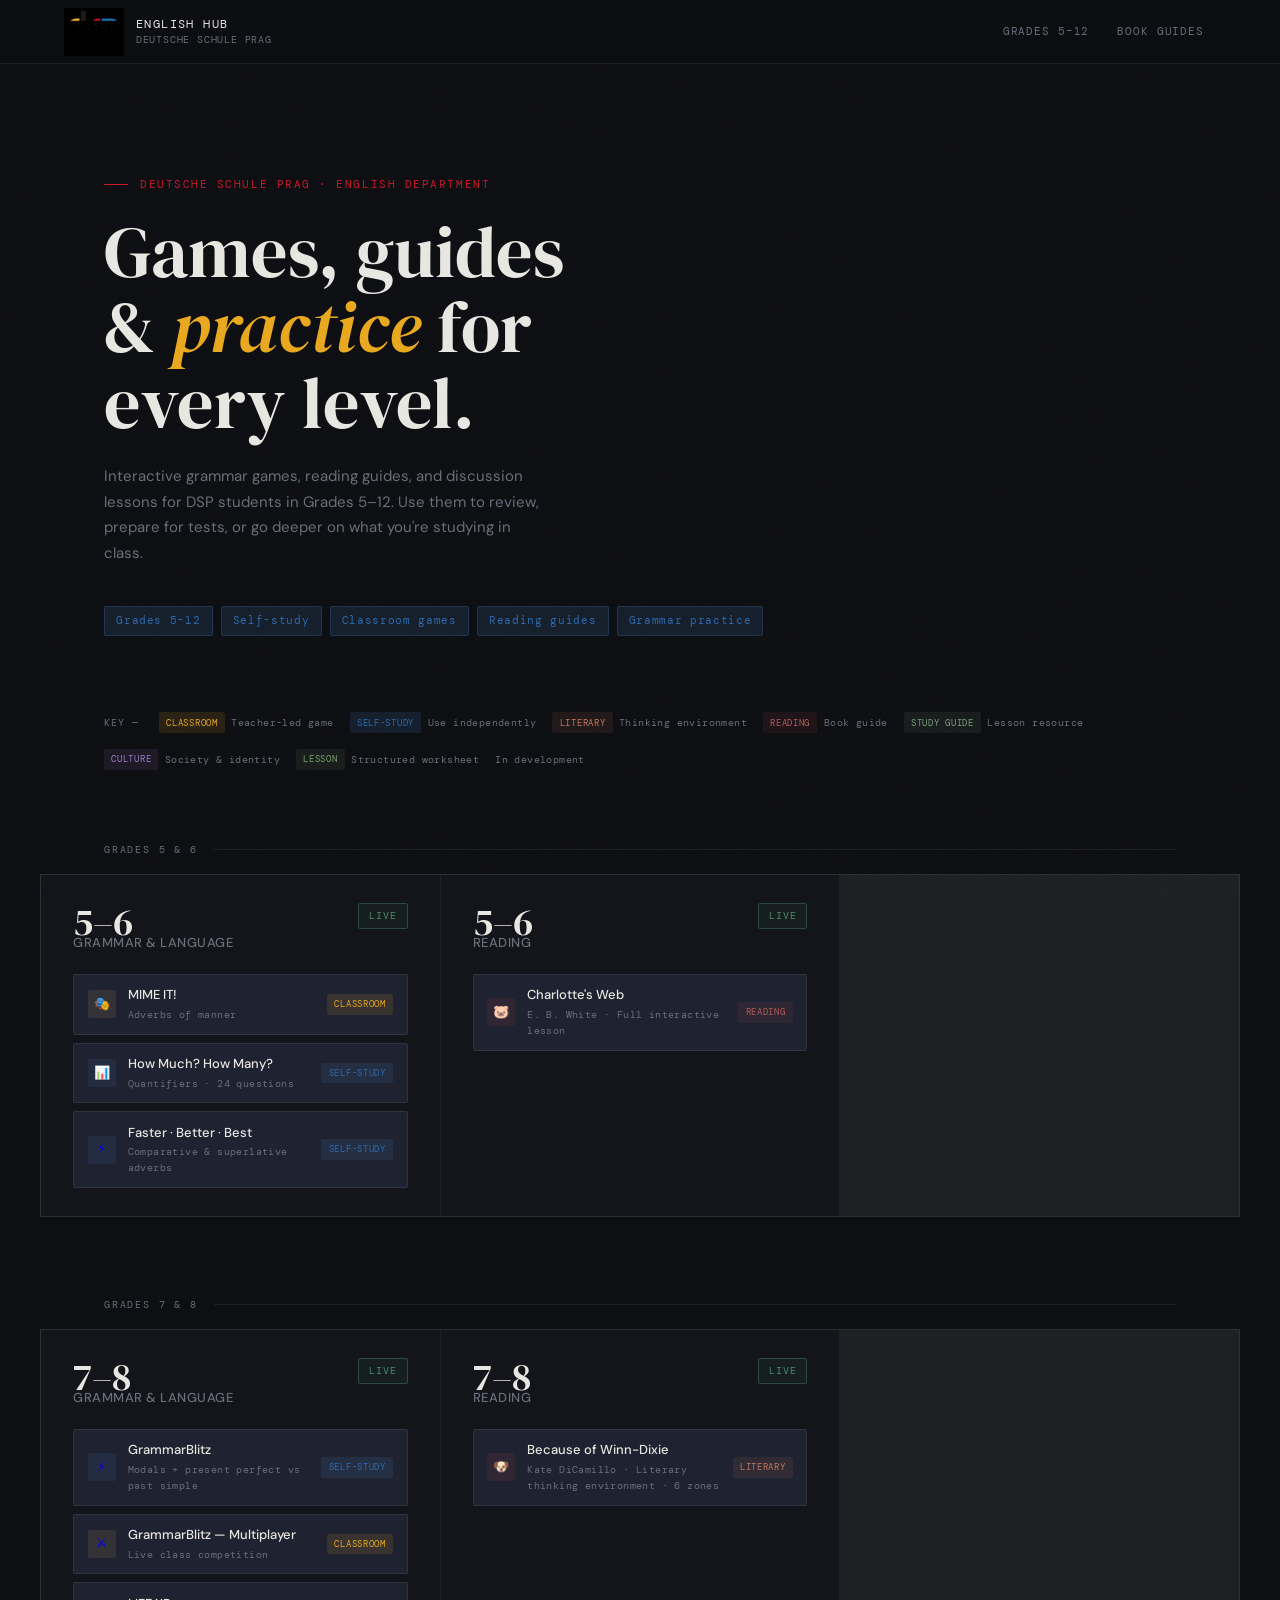
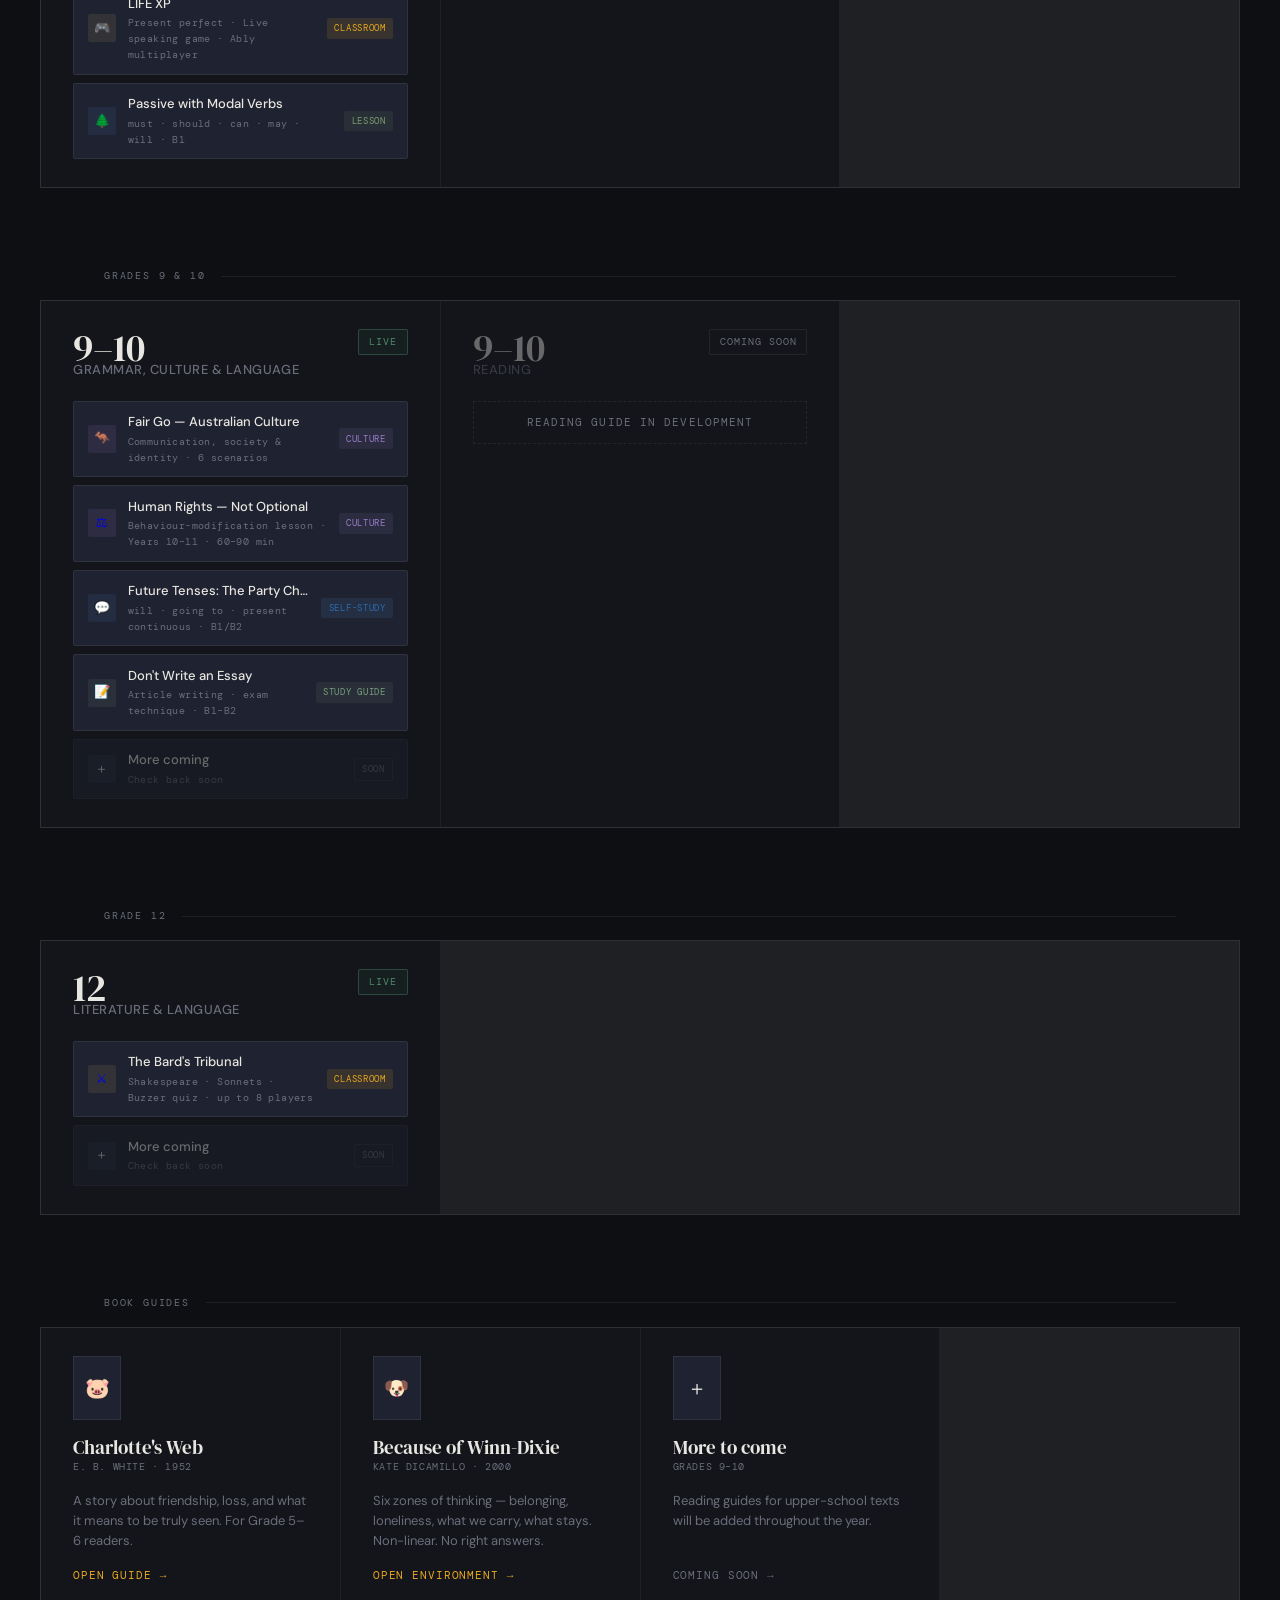
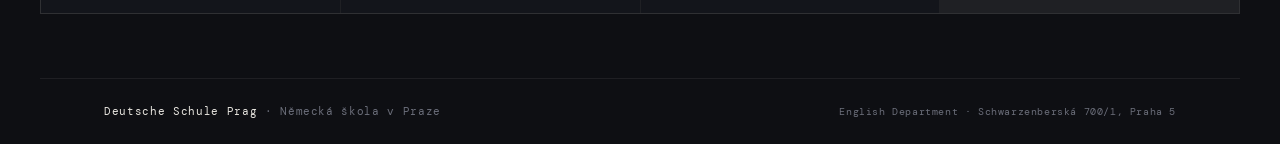
<file: index-58.html>
<!DOCTYPE html>
<html lang="en">
<head>
<meta charset="UTF-8">
<meta name="viewport" content="width=device-width, initial-scale=1.0">
<title>DSP English Hub</title>
<link rel="preconnect" href="https://fonts.googleapis.com">
<link rel="preconnect" href="https://fonts.gstatic.com" crossorigin>
<link href="https://fonts.googleapis.com/css2?family=DM+Serif+Display:ital@0;1&family=DM+Mono:wght@300;400;500&family=DM+Sans:wght@300;400;500&display=swap" rel="stylesheet">
<style>
  :root {
    --bg:        #0e0f13;
    --bg2:       #13151b;
    --bg3:       #1a1d26;
    --surface:   #1f2230;
    --border:    rgba(255,255,255,0.07);
    --border-hi: rgba(255,255,255,0.14);
    --text:      #e8e6e0;
    --muted:     #6b6e7a;
    --accent:    #e8a820;        /* DSP gold */
    --accent2:   #2e6aad;        /* DSP blue */
    --dsp-red:   #c8192a;        /* DSP crimson */
    --accent-dim: rgba(232,168,32,0.12);
    --green:     #4a8c6a;
    --tag-bg:    rgba(61,107,158,0.18);

    --serif:  'DM Serif Display', Georgia, serif;
    --mono:   'DM Mono', monospace;
    --sans:   'DM Sans', system-ui, sans-serif;
  }

  *, *::before, *::after { box-sizing: border-box; margin: 0; padding: 0; }

  html { scroll-behavior: smooth; }

  body {
    background: var(--bg);
    color: var(--text);
    font-family: var(--sans);
    font-size: 15px;
    line-height: 1.6;
    min-height: 100vh;
    overflow-x: hidden;
  }

  /* ── NOISE TEXTURE OVERLAY ── */
  body::before {
    content: '';
    position: fixed;
    inset: 0;
    background-image: url("data:image/svg+xml,%3Csvg viewBox='0 0 256 256' xmlns='http://www.w3.org/2000/svg'%3E%3Cfilter id='n'%3E%3CfeTurbulence type='fractalNoise' baseFrequency='0.9' numOctaves='4' stitchTiles='stitch'/%3E%3C/filter%3E%3Crect width='100%25' height='100%25' filter='url(%23n)' opacity='0.03'/%3E%3C/svg%3E");
    pointer-events: none;
    z-index: 0;
    opacity: 0.4;
  }

  /* ── HEADER ── */
  header {
    position: relative;
    z-index: 10;
    padding: 0 clamp(1.5rem, 5vw, 4rem);
    height: 64px;
    display: flex;
    align-items: center;
    justify-content: space-between;
    border-bottom: 1px solid var(--border);
    background: rgba(14,15,19,0.85);
    backdrop-filter: blur(12px);
    position: sticky;
    top: 0;
  }

  .logo {
    display: flex;
    align-items: center;
    gap: 0.75rem;
    text-decoration: none;
  }

  .logo-mark {
    display: flex;
    align-items: center;
    justify-content: center;
    flex-shrink: 0;
    background: #000;
    padding: 2px;
  }

  .logo-text {
    font-family: var(--mono);
    font-size: 12px;
    font-weight: 400;
    letter-spacing: 0.12em;
    text-transform: uppercase;
    color: var(--text);
    line-height: 1.3;
  }

  .logo-text span {
    display: block;
    color: var(--muted);
    font-size: 10px;
    letter-spacing: 0.08em;
  }

  nav {
    display: flex;
    align-items: center;
    gap: 0.25rem;
  }

  nav a {
    font-family: var(--mono);
    font-size: 11px;
    letter-spacing: 0.08em;
    text-transform: uppercase;
    color: var(--muted);
    text-decoration: none;
    padding: 0.4rem 0.75rem;
    border-radius: 2px;
    transition: color 0.2s, background 0.2s;
  }

  nav a:hover { color: var(--text); background: var(--surface); }

  /* ── HERO ── */
  .hero {
    position: relative;
    z-index: 1;
    padding: clamp(4rem, 10vw, 7rem) clamp(1.5rem, 5vw, 4rem) clamp(3rem, 6vw, 5rem);
    max-width: 1200px;
    margin: 0 auto;
  }

  .hero-eyebrow {
    font-family: var(--mono);
    font-size: 11px;
    letter-spacing: 0.14em;
    text-transform: uppercase;
    color: var(--dsp-red);
    margin-bottom: 1.25rem;
    display: flex;
    align-items: center;
    gap: 0.75rem;
  }

  .hero-eyebrow::before {
    content: '';
    display: block;
    width: 24px;
    height: 1px;
    background: var(--dsp-red);
  }

  h1 {
    font-family: var(--serif);
    font-size: clamp(2.6rem, 6vw, 4.5rem);
    font-weight: 400;
    line-height: 1.05;
    color: var(--text);
    max-width: 14ch;
    margin-bottom: 1.5rem;
  }

  h1 em {
    font-style: italic;
    color: var(--accent);
  }

  .hero-desc {
    font-size: 15px;
    color: var(--muted);
    max-width: 44ch;
    line-height: 1.7;
    margin-bottom: 2.5rem;
  }

  .hero-tags {
    display: flex;
    flex-wrap: wrap;
    gap: 0.5rem;
  }

  .tag {
    font-family: var(--mono);
    font-size: 11px;
    letter-spacing: 0.06em;
    color: var(--accent2);
    background: var(--tag-bg);
    border: 1px solid rgba(61,107,158,0.3);
    padding: 0.3rem 0.7rem;
    border-radius: 2px;
  }

  /* ── SECTION LABELS ── */
  .section-label {
    font-family: var(--mono);
    font-size: 10px;
    letter-spacing: 0.18em;
    text-transform: uppercase;
    color: var(--muted);
    padding: clamp(1.5rem, 4vw, 3rem) clamp(1.5rem, 5vw, 4rem) 1rem;
    max-width: 1200px;
    margin: 0 auto;
    display: flex;
    align-items: center;
    gap: 1rem;
  }

  .section-label::after {
    content: '';
    flex: 1;
    height: 1px;
    background: var(--border);
  }

  /* ── YEAR GRID ── */
  .year-grid {
    display: grid;
    grid-template-columns: repeat(auto-fill, minmax(320px, 1fr));
    gap: 1px;
    background: var(--border);
    max-width: 1200px;
    margin: 0 auto clamp(1rem, 3vw, 2rem);
    border: 1px solid var(--border);
  }

  .year-card {
    background: var(--bg2);
    padding: 1.75rem 2rem;
    display: flex;
    flex-direction: column;
    gap: 1.25rem;
    transition: background 0.2s;
    position: relative;
    overflow: hidden;
  }

  .year-card::before {
    content: '';
    position: absolute;
    top: 0; left: 0;
    width: 2px;
    height: 100%;
    background: transparent;
    transition: background 0.2s;
  }

  .year-card:hover { background: var(--bg3); }
  .year-card:hover::before { background: var(--dsp-red); }

  .year-card-header {
    display: flex;
    align-items: flex-start;
    justify-content: space-between;
    gap: 1rem;
  }

  .year-number {
    font-family: var(--serif);
    font-size: 2.4rem;
    font-weight: 400;
    line-height: 1;
    color: var(--text);
  }

  .year-badge {
    font-family: var(--mono);
    font-size: 10px;
    letter-spacing: 0.1em;
    text-transform: uppercase;
    padding: 0.25rem 0.6rem;
    border-radius: 2px;
    border: 1px solid;
  }

  .badge-active {
    color: var(--green);
    border-color: rgba(74,140,106,0.4);
    background: rgba(74,140,106,0.08);
  }

  .badge-soon {
    color: var(--muted);
    border-color: var(--border);
    background: transparent;
  }

  .year-title {
    font-family: var(--sans);
    font-size: 13px;
    font-weight: 500;
    color: var(--muted);
    letter-spacing: 0.04em;
    text-transform: uppercase;
    margin-top: -0.5rem;
  }

  /* ── GAME LIST ── */
  .game-list {
    display: flex;
    flex-direction: column;
    gap: 0.5rem;
  }

  .game-item {
    display: flex;
    align-items: center;
    gap: 0.75rem;
    padding: 0.65rem 0.85rem;
    background: var(--surface);
    border: 1px solid var(--border);
    border-radius: 2px;
    text-decoration: none;
    transition: border-color 0.2s, background 0.2s;
    position: relative;
  }

  .game-item:hover {
    border-color: var(--border-hi);
    background: rgba(255,255,255,0.04);
  }

  .game-item.disabled {
    opacity: 0.4;
    pointer-events: none;
    cursor: default;
  }

  .game-icon {
    width: 28px;
    height: 28px;
    border-radius: 2px;
    display: flex;
    align-items: center;
    justify-content: center;
    font-size: 13px;
    flex-shrink: 0;
  }

  .icon-classroom { background: rgba(200,169,110,0.12); }
  .icon-self      { background: rgba(61,107,158,0.15); }
  .icon-culture { background: rgba(155,126,203,0.12); }
  .icon-reading   { background: rgba(180,80,80,0.12); }

  .game-info {
    flex: 1;
    min-width: 0;
  }

  .game-name {
    font-family: var(--sans);
    font-size: 13px;
    font-weight: 500;
    color: var(--text);
    white-space: nowrap;
    overflow: hidden;
    text-overflow: ellipsis;
  }

  .game-meta {
    font-family: var(--mono);
    font-size: 10px;
    color: var(--muted);
    letter-spacing: 0.04em;
    margin-top: 1px;
  }

  .game-type {
    font-family: var(--mono);
    font-size: 9px;
    letter-spacing: 0.08em;
    text-transform: uppercase;
    padding: 0.2rem 0.45rem;
    border-radius: 2px;
    flex-shrink: 0;
  }

  .type-classroom {
    color: var(--accent);
    background: var(--accent-dim);
  }

  .type-self {
    color: var(--accent2);
    background: var(--tag-bg);
  }

  .type-lesson {
    color: #7a9e6e;
    background: rgba(122,158,110,0.1);
  }

  .type-reading {
    color: #b45a5a;
    background: rgba(180,80,80,0.1);
  }

  .type-literary {
    color: #c47a5a;
    background: rgba(196,122,90,0.1);
  }

  .type-guide {
    color: #7a9e7e;
    background: rgba(122,158,126,0.1);
  }

  .icon-guide { background: rgba(122,158,126,0.12); }

  .type-culture {
    color: #9b7ecb;
    background: rgba(155,126,203,0.1);
  }

  .type-soon {
    color: var(--muted);
    background: transparent;
    border: 1px solid var(--border);
  }

  /* ── BOOK GUIDES SECTION ── */
  .book-grid {
    display: grid;
    grid-template-columns: repeat(auto-fill, minmax(260px, 1fr));
    gap: 1px;
    background: var(--border);
    max-width: 1200px;
    margin: 0 auto clamp(1rem, 3vw, 2rem);
    border: 1px solid var(--border);
  }

  .book-card {
    background: var(--bg2);
    padding: 1.75rem 2rem;
    display: flex;
    flex-direction: column;
    gap: 1rem;
    position: relative;
    overflow: hidden;
    transition: background 0.2s;
  }

  .book-card::before {
    content: '';
    position: absolute;
    top: 0; left: 0;
    width: 100%; height: 2px;
    background: transparent;
    transition: background 0.2s;
  }

  .book-card:hover { background: var(--bg3); }
  .book-card.active:hover::before { background: var(--accent); }

  .book-cover-placeholder {
    width: 48px;
    height: 64px;
    background: var(--surface);
    border: 1px solid var(--border);
    display: flex;
    align-items: center;
    justify-content: center;
    font-size: 20px;
    flex-shrink: 0;
  }

  .book-title {
    font-family: var(--serif);
    font-size: 1.2rem;
    font-weight: 400;
    line-height: 1.2;
    color: var(--text);
  }

  .book-author {
    font-family: var(--mono);
    font-size: 10px;
    letter-spacing: 0.06em;
    color: var(--muted);
    text-transform: uppercase;
  }

  .book-desc {
    font-size: 13px;
    color: var(--muted);
    line-height: 1.55;
  }

  .book-link {
    font-family: var(--mono);
    font-size: 11px;
    letter-spacing: 0.08em;
    text-transform: uppercase;
    color: var(--accent);
    text-decoration: none;
    display: inline-flex;
    align-items: center;
    gap: 0.4rem;
    margin-top: auto;
    transition: gap 0.2s;
  }

  .book-link:hover { gap: 0.7rem; }
  .book-link.disabled { color: var(--muted); pointer-events: none; }

  /* ── FOOTER ── */
  footer {
    position: relative;
    z-index: 1;
    max-width: 1200px;
    margin: clamp(2rem, 6vw, 4rem) auto 0;
    padding: 1.5rem clamp(1.5rem, 5vw, 4rem);
    border-top: 1px solid var(--border);
    display: flex;
    align-items: center;
    justify-content: space-between;
    flex-wrap: wrap;
    gap: 1rem;
  }

  .footer-left {
    font-family: var(--mono);
    font-size: 11px;
    color: var(--muted);
    letter-spacing: 0.06em;
  }

  .footer-left strong {
    color: var(--text);
    font-weight: 400;
  }

  .footer-right {
    font-family: var(--mono);
    font-size: 10px;
    color: var(--muted);
    letter-spacing: 0.06em;
    text-align: right;
  }

  /* ── COMING SOON OVERLAY ── */
  .year-card.coming-soon .year-number,
  .year-card.coming-soon .year-title {
    opacity: 0.4;
  }

  .coming-soon-msg {
    font-family: var(--mono);
    font-size: 11px;
    letter-spacing: 0.1em;
    text-transform: uppercase;
    color: var(--muted);
    border: 1px dashed var(--border);
    padding: 0.75rem 1rem;
    text-align: center;
  }

  /* ── KEY ── */
  .key-bar {
    max-width: 1200px;
    margin: 0 auto;
    padding: 0 clamp(1.5rem, 5vw, 4rem) clamp(1rem, 2vw, 1.5rem);
    display: flex;
    flex-wrap: wrap;
    gap: 1rem;
    align-items: center;
  }

  .key-label {
    font-family: var(--mono);
    font-size: 10px;
    letter-spacing: 0.1em;
    color: var(--muted);
    text-transform: uppercase;
    margin-right: 0.25rem;
  }

  .key-item {
    display: flex;
    align-items: center;
    gap: 0.4rem;
    font-family: var(--mono);
    font-size: 10px;
    color: var(--muted);
    letter-spacing: 0.04em;
  }

  /* scrollbar */
  ::-webkit-scrollbar { width: 6px; }
  ::-webkit-scrollbar-track { background: var(--bg); }
  ::-webkit-scrollbar-thumb { background: var(--surface); border-radius: 3px; }

  @media (max-width: 600px) {
    nav { display: none; }
    .year-grid, .book-grid { grid-template-columns: 1fr; }
  }
</style>
</head>
<body>

<!-- HEADER -->
<header>
  <a href="#" class="logo">
    <div class="logo-mark">
      <img src="[data-uri] z4dqrK6gQi1SmEDQa0n0AaQ+iiCxre3PDSxVoieBOpmn9QjGAhdoEid17j/4LkBha6GNR3/J1vWufPVZM4bWHxE/wEU0L6rQOeHERsGaEECpZ1hQAoxZwlYWIFKAjpAoQMBvQE62xibhBBK9PLK6g+J1OtKo1c7Hzzi1ZV/[base64]/+NKwnoEo3QmK/QAKobxobiLNXfuSB3zyHxb1KD95saY/pkCneyxZ2yPRzf5gfwI9FNrfdHN55csPhsuK/5wPwudkeo0eG1rUNHfYDYEIrQXhKgCh9qI1/eb3L8Y5wcU9B9wBTV8O4HTP60/k4qO3q3fdHQXQtND+pppBN1Vf0uY0enj28JObNP0ZEA3xicvsYkjohDYWIWhF8t7l3Ym2zgCpb+WuvVXUWQgqHe0P/Ygwq7yy+iUV0H68btqYzQWt0YmgmuYMuyqm6e8AGIJ2Cr/ksi/qOWAI6fr7OSU5AIKuS0zEFuMoo q+qr6y+rGCJTrOGdGqcW/E8KXoMQAdfNS9pmov2aZMDb2GPASMAvAHgmNxbUO3cR3dHFwAzyiurnzy6clZpQRG9fu6pvZtDHZYo4KKC86e9eIFDnrXWoh7lJ2sK8wEclh/BStHnn6i9Ez2OKR3QZfHx1y08vCCI3vz80BM1Ciwn0FAfs1m5qJc2pdEX9R40CJr+Kjj5KC88d/HD5U2zrVrqdD0UeX3QLa/09jXRm2efNliHegVAb1+3p+6sRbQ2FIl7q/ugztBjswEcISQqGAyhSOzN8soX+/mS6M3PDz1RD2ivA+jp+6bUtGib1w2ACgdjTwP4Wt4NKLjlLcjqSRv0AwKvD/7pS8f5iugN80YcpUPNBxWG5iCXlExSbUOjL+7Vfyp8EiNR7hnNSnhti6Ojunq17w0Lj/QF0WnuNzpDD78E4OiCaUKN2rRGf7V3v2NBappvBKumXJaOKSG6owRUA4sCkXmDbpnbOa9EpypoTWieqUidXEgNqEFznu6h7K9SzXUGTkDX7gPQ2T8D1q3+JKa7++AZRpHQ9LwSvemUiltBOL/wGq/tavTXevQ/A8Al/mpuCojpnhEuKb9p/tS8EL1hTsVwAFUF2nBtluhKqTv8Rh6C0px/IyF6Uo2oHi6/6eWTc0p0mje0g1I0E0BRYVpDbuujtYIdeAt79D0JCuf6TviQ8xhT4qMnixJF9DiqqrScEb0pqm4BVJ/ClY5tc3pNU8Hr/GgKkybTa9lRUDit/MDwH+aE6A3zRhwFhZ8VeJPF2togWNynTwlAk33pTritLRAfPVUT/[base64]/LwT1oxz0wx4QnlYKL4Spw/Ixu1bXtyeF2qdqcUnJgfBpuq6fC4XJyE/mYX0R1LE1D563pScaXQ8EfuzFPLM7SdRKHep3peHjXlCTn43l5JYF6b95vsacSGF6JFD88/O21XyJdgruAuod/tx5/E0LztApdhugLsjhY3QMK/0aAL/L+sCuffHEbsXR4q0AcmW2f6Z0/bqSSe+/mMuOHNj3mA8BnFRIGn1xnz5dqSn4pYdCKkZQU0fv3PCEOMn2KP9p9ZnQ8ShytsEK7QqXlfZJZe+5pIJxoVjxlbkiuYJ6NhwuOjXXJC9UxJpDJ3pIcoJSlwrJ3bH+/vPfKiqrO41IPZQjW/fIov3Nk1I5IymiK8LluRBTRPSzkgnLJ5dNfjcv5qEX6apep8AqogHeCV16bNSODf8RKidGTdXk8IaHzqtURN8HEMkBWy7NKtGb5gztD+AEjx87AqWmdJi48n4ZMqlBA/Xw6NI7i6LBW6SFU8O6h8Y+A4UJAMKeCniFMX1unNM12fIJg3G6piZ5vQ+IAn5cMn75MzJM0mq97t5sjENPnrl3XZ2XT7527dqZMKa23O5Tp1x2krU9oa7u+oqK/L0Saf0D588vv2n+5SD1L3iXFFRcpJVMAPCPrBBdESZ4ay7TI6UTVj7mC8oUYNSdlB7yImWcgCU5ePyzkMRmJZT69u/X591vf2DszPLK+ScB6nYPx+u3kyW6q7ShBSd1hLeb/P+3dBduFK2cEdM92ZtfC2g7CrVJhg4d6otNJ3uXld4BYKmHWvKsrPjoTY3B0+BlJpCin6irV0aErZl0NnnSP3qE6nLx9B5d1xdEX1I1MqpBvwrerZg8atDPFvTNXKNDq/CwHWaWjl+52F+k8cR099Yd0LzR6FGVE6J7QnI/7S679sFxaxToKc+GrB77ZsZEVwrDPOsNTUmEPSsKnTyyuDrmIr3VC0L6bq94LRa826vnUqROyJjoRN5k+ihgVceLli/3HWu0AkyB9chHD5UeKNRVfr577o8f/vYGAJ5YrwQMyJjoyqNNH3XlnSnT3qA0bzR6YzBYqC9X8OXbXxTRvzyy6AZmRHSaN7QDvHqNj67eEopmzXQLFvDjeyFMfGmJRKhooSf9r1T/jIjeHAl4tYVzU2mkcZVPh50Hpru3K/4I3mj00mi0UDeF8KVG/+QP534G4HMvuqr3VfM6pE10Qsyj1Er6RE2uCUOQLZnuiUYPN3bJxQYL7Uajc2U3eHHd4tLSzmkTHQGPNn8kVS/k9D/RtfDBQnUJfPuGVg203ROiB5rL0ia68mgAQUODj13GAoy6kyf9FCwN5mKX33al0QE0e3HRqB7olL5Gh/[base64]/849kDaRO86YdV+eLQdTiCijxJdnLUAQAdPLhyJFeqrq3yp0WPQzvPo0p8kU8h5ek2B4NEEv4KaJBTNGrx5F3qgKBdEbzcaXemevc56S0ZEZ0au9qh3JzS+MLyv7zrDiwg5ef6G1k5eXFTTIgU5TUVEvtPoA26a/3UonOmRqNyUOdGh1nhU94Aiuk6UcWaYNWRICPDIR09iysaPGl0p5TsBpRF+4eHFl2VMdBWLrfGsh4mmNswbcZTQNX0cVhvr7BkBt/euLVDT3VfLa4//6YKhgBrn1fUDipZmTPSmUORtD32eLioaeYLIV5s9FFTUPRCDV0Q/OBJLogXa3r4h+oAfzy/Wdf0Jz8YVYfvH94/7NGOid71gzT4Ayzzs5nObXqj4X9HN6ZptYa+WEu/LlUvdlrtHBbR7AJzo4R3eTLZkEkkR6mWARnjY1X9qnDtsY+n45W/ku2NI4b8aYX+Wr7nJs+clbbhHfbJVpGhmGFT58mQC3eCtJKHns0Z0XUO1puNODx+3FETz6ucOH91x/LIV+eycjZ9snVhQo4nwPW8EHm3IWQ3aIAbeWD2JQE977Ao261Gan7Txl6hAh/eXrwSw2eO26aKRXt04p+Ic0QXJ4bVe/ScCGOqNolDrpYXT1+RK4d8APF0URIQFyWTEJU10VQWdFP6SgzbqDoWFjXMqqqjKs/dVtQm80n1Qb0XKuz7R1Lqc+LA+2n89UxxdOau0/KbqPxHIc5IbXaRSeldhUoSKxrTHAeRiXjUAhTuaTqtY2DCnYrhQ+lC80X1wr2Aw9iqAI726RzSiLZWWTh7lN1QPK6VOy0C4DrmZudnaq6x4dtaJ3mXSsi8AmpnDthupFJY2PV8xRwjfgoU9Bp4bDUZWAPiah0bhuu/vXbc9F/WhNN6e6CcMuLF6xKDK+c9Bw3tKqRNydV9F6k9LqkamNP0ZTEEiPKADU+Dlu9is9QEmKIUJjc9XrFMK1bqOZdAoajyPqgUZph/pepOuqNFkFtRC15IeRNGgVq9r0VgorHXJdiViwWhTx/[base64]/DSOIW8TRgo3L/mngtSznNIKegV1Zt/AeAABKmgqICedX9JoHF+Du+XW7YYm3R0A9CNvFre6y0+L9G0+9JSOKkU7jxp9W4QTRPupjSWgy6j3Gc+qnryjG3bGqXPfApFt6+eNqbec6IDQEkkNA1AjbR60j5voWzJFFMx/eFcS0EZIUm31Fvruyx7Om0XMuWBO/ndRk1TlyI3021toH8KhOgKM0fu2bRResyfLpUGTEFVlZ4zogNA8UXLawgerrFtWygEojcSYrfnRw4KEjeSunbtQ+dvyeQaaWeglY5f8RCA+dINCVEAwTh19+gdmz+VrvIlpm948LyMX7mcNtGVApWo4ssU8IH0has8dsw70HRfpIB+Vq/V3y/95Eu8VlRWd202LpRRTrka/3ZdLEbjANoifVKQGj0G0q+4cPv2fL0PT0x3Z6woai6ZUFM1OZx3ogNAx4tX7tB0GgvgS+kbW3HoWx+dCL8cteuT16SPfIe1sYA2ruaRkQezdcGsrBIrnvT+xwFdGwVgp/TRIfAl0RUwb9SujffmV9CQaHQbkquiwOhN08bszuZFs7YcNDRp2YfQtDNAOdu0oGCcdJcf8jXQa6LN+hSVZ9NZ0zQhemusjgW0s9f9/ttZX1SU1XXfpRct2xwLaWcpYJX02Vfw1RtPCPg4GC0699x9n+zP97Louq5keHC/KCwIU9PZ2dbknhAdADqNW76zOFx0BkE9LN0HAIj4ieRaLDrqrL0f75Bu8RUe3LC1btyWhybWFpT/qCa/2wjghsY5FSug8Ag8eptIQUA5E52gk8rdyrSlmqZdOHLnlr2+aRqlCu999Nl91FoCrsvGPHnONXorU37iiqeUQgWAd9qxh55/053UX/ceXnz2yO3r90LgF8wvCsYG54Lknml0M0rGr1hHhDOb5lZMAXAvgJ7trEPzabofIODK0bs2PItdPrV32p9G3wpFv1z/wNgnc3nTnGzCqBSodMKKJ0tCgUHK2Gihqd0odEVRlyHpVdSZQHhGBTBk9M6Nz4ry9AX2QOH2cFlJea5JnhON3mpcj33vAICf1s0+6d6gCl2rlPoJgbq1aRedVK41+jLSqXL07k3t1V3ym0b/lBQeqD8Y/fv2v16YrwzE/CRzdJ60ejeAKpr7jfub9PDFUHQ5gLNzZWG0QdOdlMJCIvWHUTs3vCSkzDuaAbygg546uqy0OtWNHNsM0b/q5fFv1wH4B4B/NMwbcZSKRs5TSo0h0GgAh7URBRN19ptUJqlhOoBVStFsPab+PWr3xk0Q5BObCbRAQb2iR+m1+MsV/LLA3zfpmR0ufPdzGBv3TSeCap4zfCBpsQoFnKpDlStgIIB+AIoLy0mnTOMRMQC7AGwlYKsG/JcIq/Rg8K1vfb72CzGzLRf0Zsou3g+7FbCDQNuh1E4irIemrdIVPvQq0aXNEb11Z4GAZesBrAfQavrhwOzhhxdr6khd149QSi/WNZQBgKZr3QBA16gMRF+5AJrSmqAn3g1HV+gC6PZLSglRDVqd7Xmavk8DGgho0HU6EKBgna5RYzjYdLBsxZr9qgrOu4IEMBd6y/[base64]/CsC3AdwH4AubsocDuBnAAgCLAVwO4GtJ1OU2fq4iAN8BcDaAbgB2AfgEwDwAm2zO68r1HQygJ4DdADYDmM3fAHApt8ftDvceBuBiAI+ZzjkGwHUuz3s7AN3l92MB/A/XnQDs4LZ/GcBBm/KnABgPoC+AANfjXQDzATQACAL4LYD3AMxxuOe1ADoAmGY6NhVAdwB3J6j7IwA+42Occpv9HcBGlzreAuAwh99mAvjA4beOAH5lGZ+fcT+/AyBm6d9bTX83AtjG/fQWgLDL832f278qQTkAGAhgEoDjeAzv5md6BcCHfhUAM3gQbjJ9GnnAbWCiWvET/n2b5bxNAOaayv2Ky/V3uHd//j1Oqkct16qzebZNMLL8ugJYweev4kZeA6DZYdBczYMkCmAZl68BELGUf4rLOOGHfM+zTMdO52N7bJ51E5PRCeOYnAcALAHwOg8aYjKa0Y3bl1hwLuJzPudjcWFTwn8/6nLfdwCssxx7zURgt7qPMB2bwse+lWCcxceVXftMcDnvCL7+Pi77qWl8fgyg3FT2OD7+JZfdwm1LTPaTXYRJLZeb7PIshwF4lsvVcV+9yuOoGUATKxDfEr3RcqwIwBgAq5lolzgQfWiCa6dKdCuedpGud/K5l9lo7cGWY9dx2QWsfc3oYSmfCdGvScPK+pwHZQ/Lb0MAdLH0yXIWTJX8NyzPUOJzor+RxviME/[base64]/ohsvZNfijhJu+wi7+Lk6ibL1DrOo0jj08BWAWC8upljIhJvj7AP7l90YJpnneElPQxYrBDsG4nTmoz8Nsci3ggNKjHES0ooK/F6VoUju5JcclCKoNtZH0m1zOuZM1xFIOoM2x0dYh9i/nJhEospq9TvXolIcx2Mnhed5H6ivRAqx9d7Ev7oYjAVwI4L8wAp1Wbb6ftX4Df/8AwC9NbT2Ag5R/LQTply7R9/C3ncnzlM2xWwHcm4P6bGMS/4k75VYA/2bSrzaV68k+994UrZ8VaTzTrWgd9QWMiP7FLuf8gdv4d2yKbuNjfzWZ7j1Y+KQqQCfxxwnrczwGT3Wo15IkrK2e3N9HAOjDGvYU9tWtMZXRrOUVu0YXMpm/bynXGcYszFNMcrBLMIXb7d98rBd/77ARNo9Yjj3r4uf7mugd+dtummc8S0kzvsyx+T6OLYvruIO+x8GquInbwB0ShHuQzYwYWkdzzbgEwD0Ov/0awDMOJqMb/sUknwAj0v57AD/mAbvRNAiLU2yfGSwE7fCcqW9zheU4NHiKJK2UKfyJ98/bTOAXbcr2Q0tg8kSOd4ywESbfY7JvQkswUbE7dZWJ6PUOVpDZ8ivluNG6QiX6Kfy9zsFM/yRBICQu+ZzMr3jHZYKPOVh1Dwe2HuCBvIM1pGJhsCaFazrVy80y2JugPRIJl//w51Im/30AJvLAO4jkcgysMRan52myIboO96nATPurKYP2+Rv3bz23cyxB2Tv4//8HY/bnHHbzrGY7ANxvc41zWNivR8tMxBBLmajJNTwZxjRv3pHuDjPXsP/0QhrnxiPJfRx+78ff27Nozj/KQi1OinjnfreAgkwz2f04if8mGPO1w9hf9Aq72UQuTdBfO/LQJrUsJHalKGju5vP+YhFsw9mVuB3GNK/5Ew/wXmUanx8AuADOST++QapEDwD4DWuUpy1+b7JYyJ1yrcPv13Pg6dUs1vM4y2BcyKZbJVrP//oZpRxAMhPqYbZMpiNxhD5dLOBxcrXNb11gRP7X4NApSj+jEUbeR1+0nl+/il2iR1gQmD9vw8gp+H8md+k+GNOhf0/DhfKN6R5g3zMII/tqIFpSLJ9z6HiwEBhqY77ONvnQD8BIc32FAx3bABwNIwNpHIBfIL0o/YsworU1fM3O7GfdACMV9CMuF+EOexlGmu0TTP79fM7xMKK2M7LQxmc6aJu/wz4F9iwAP+O22cLxjWNZAPZE67TaJTCmCH/BQvdRrnuMg3XD2LTNRNvO4L6eBmAQt9mX/P/rYUSenSyjcSaNbzbVnzT93cukJc1YDCNfwyu8BGPG4gZ2iTZxrGAmjwM7PMaBtYv5nBkAvs5C4wPu049gZCgexqa+rzGDTcP4p5Z93n9yMMgOP7GcY/6ssAlYXM8D2VyuBsY0hhvcMuMe40FovuZ29sc6OJidj8NIXTSfs9PyHJlkxjl9nITsYBgZahFT2SiMvOwxDud8hzWObjonxkLvSC6TbmZcPOD0MMcFzNdf7GARTXGptzkJaJNLuSkuz2mXGedmzVkz48y/1cPIpLsBh2b4WVHEQnOJ5fjFMFJfY5Y6HGCBnXfC+2FzyB48kPaiddZXJujKArUaXesBrj8Uqsv3bLvRSmgNeZmKaBGXEv5VLuvvK3LuJeN2w3AF8CbgKRNgOG5HKXotBzqjqaXYRK/8nq4sIVRb0fJtEcIKRf8JeqqxVfDfKzJb0Cov8OkBWy7NKtGb5gztD+AEjx87AqWmdJi48n4ZMqlBA/Xw6NI7i6LBW6SFU8O6h8Y+A4UJAMKeCniFMX1unNM12fIJg3G6piZ5vQ+IAn5cMn75MzJM0mq97t5sjENPnrl3XZ2XT7527dqZMKa23O5Tp1x2krU9oa7u+oqK/L0Saf0D588vv2n+5SD1L3iXFFRcpJVMAPCPrBBdESZ4ay7TI6UTVj7mC8oUYNSdlB7yImWcgCU5ePyzkMRmJZT69u/X591vf2DszPLK+ScB6nYPx+u3kyW6q7ShBSd1hLeb/P+3dBduFK2cEdM92ZtfC2g7CrVJhg4d6otNJ3uXld4BYKmHWvKsrPjoTY3B0+BlJpCin6irV0aErZl0NnnSP3qE6nLx9B5d1xdEX1I1MqpBvwrerZg8atDPFvTNXKNDq/CwHWaWjl+52F+k8cR099Yd0LzR6FGVE6J7QnI/7S679sFxaxToKc+GrB77ZsZEVwrDPOsNTUmEPSsKnTyyuDrmIr3VC0L6bq94LRa826vnUqROyJjoRN5k+ihgVceLli/3HWu0AkyB9chHD5UeKNRVfr577o8f/vYGAJ5YrwQMyJjoyqNNH3XlnSnT3qA0bzR6YzBYqC9X8OXbXxTRvzyy6AZmRHSaN7QDvHqNj67eEopmzXQLFvDjeyFMfGmJRKhooSf9r1T/jIjeHAl4tYVzU2mkcZVPh50Hpru3K/4I3mj00mi0UDeF8KVG/+QP534G4HMvuqr3VfM6pE10Qsyj1Er6RE2uCUOQLZnuiUYPN3bJxQYL7Uajc2U3eHHd4tLSzmkTHQGPNn8kVS/k9D/RtfDBQnUJfPuGVg203ROiB5rL0ia68mgAQUODj13GAoy6kyf9FCwN5mKX33al0QE0e3HRqB7olL5Gh/[base64]/849kDaRO86YdV+eLQdTiCijxJdnLUAQAdPLhyJFeqrq3yp0WPQzvPo0p8kU8h5ek2B4NEEv4KaJBTNGrx5F3qgKBdEbzcaXemevc56S0ZEZ0au9qh3JzS+MLyv7zrDiwg5ef6G1k5eXFTTIgU5TUVEvtPoA26a/3UonOmRqNyUOdGh1nhU94Aiuk6UcWaYNWRICPDIR09iysaPGl0p5TsBpRF+4eHFl2VMdBWLrfGsh4mmNswbcZTQNX0cVhvr7BkBt/euLVDT3VfLa4//6YKhgBrn1fUDipZmTPSmUORtD32eLioaeYLIV5s9FFTUPRCDV0Q/OBJLogXa3r4h+oAfzy/Wdf0Jz8YVYfvH94/7NGOid71gzT4Ayzzs5nObXqj4X9HN6ZptYa+WEu/LlUvdlrtHBbR7AJzo4R3eTLZkEkkR6mWARnjY1X9qnDtsY+n45W/ku2NI4b8aYX+Wr7nJs+clbbhHfbJVpGhmGFT58mQC3eCtJKHns0Z0XUO1puNODx+3FETz6ucOH91x/LIV+eycjZ9snVhQo4nwPW8EHm3IWQ3aIAbeWD2JQE977Ao261Gan7Txl6hAh/eXrwSw2eO26aKRXt04p+Ic0QXJ4bVe/ScCGOqNolDrpYXT1+RK4d8APF0URIQFyWTEJU10VQWdFP6SgzbqDoWFjXMqqqjKs/dVtQm80n1Qb0XKuz7R1Lqc+LA+2n89UxxdOau0/KbqPxHIc5IbXaRSeldhUoSKxrTHAeRiXjUAhTuaTqtY2DCnYrhQ+lC80X1wr2Aw9iqAI726RzSiLZWWTh7lN1QPK6VOy0C4DrmZudnaq6x4dtaJ3mXSsi8AmpnDthupFJY2PV8xRwjfgoU9Bp4bDUZWAPiah0bhuu/vXbc9F/WhNN6e6CcMuLF6xKDK+c9Bw3tKqRNydV9F6k9LqkamNP0ZTEEiPKADU+Dlu9is9QEmKIUJjc9XrFMK1bqOZdAoajyPqgUZph/pepOuqNFkFtRC15IeRNGgVq9r0VgorHXJdiViwWhTx/[base64]/DSOIW8TRgo3L/mngtSznNIKegV1Zt/AeAABKmgqICedX9JoHF+Du+XW7YYm3R0A9CNvFre6y0+L9G0+9JSOKkU7jxp9W4QTRPupjSWgy6j3Gc+qnryjG3bGqXPfApFt6+eNqbec6IDQEkkNA1AjbR60j5voWzJFFMx/eFcS0EZIUm31Fvruyx7Om0XMuWBO/ndRk1TlyI3021toH8KhOgKM0fu2bRRcsyfLpUGTEFVlZ4zogNA8UXLawgerrFtWygEojcSYrfnRw4KEjeSunbtQ+dvyeQaaWeglY5f8RCA+dINCVEAwTh19+gdmz+VrvIlpm948LyMX7mcNtGVApWo4ssU8IH0has8dsw70HRfpIB+Vq/V3y/95Eu8VlRWd202LpRRTrka/3ZdLEbjANoifVKQGj0G0q+4cPv2fL0PT0x3Z6woai6ZUFM1OZx3ogNAx4tX7tB0GgvgS+kbW3HoWx+dCL8cteuT16SPfIe1sYA2ruaRkQezdcGsrBIrnvT+xwFdGwVgp/TRIfAl0RUwb9SujffmV9CQaHQbkquiwOhN08bszuZFs7YcNDRp2YfQtDNAOdu0oGCcdJcf8jXQa6LN+hSVZ9NZ0zQhemusjgW0s9f9/ttZX1SU1XXfpRct2xwLaWcpYJX02Vfw1RtPCPg4GC0699x9n+zP97Louq5keHC/KCwIU9PZ2dbknhAdADqNW76zOFx0BkE9LN0HAIj4ieRaLDrqrL0f75Bu8RUe3LC1btyWhybWFpT/qCa/2wjghsY5FSug8Ag8eptIQUA5E52gk8rdyrSlmqZdOHLnlr2+aRqlCu999Nl91FoCrsvGPHnONXorU37iiqeUQgWAd9qxh55/053UX/ceXnz2yO3r90LgF8wvCsYG54Lknml0M0rGr1hHhDOb5lZMAXAvgJ7trEPzabofIODK0bs2PItdPrV32p9G3wpFv1z/wNgnc3nTnGzCqBSodMKKJ0tCgUHK2Gihqd0odEVRlyHpVdSZQHhGBTBk9M6Nz4ry9AX2QOH2cFlJea5JnhON3mpcj33vAICf1s0+6d6gCl2rlPoJgbq1aRedVK41+jLSqXL07k3t1V3ym0b/lBQeqD8Y/fv2v16YrwzE/CRzdJ60ejeAKpr7jfub9PDFUHQ5gLNzZWG0QdOdlMJCIvWHUTs3vCSkzDuaAbygg546uqy0OtWNHNsM0b/q5fFv1wH4B4B/NMwbcZSKRs5TSo0h0GgAh7URBRN19ptUJqlhOoBVStFsPab+PWr3xk0Q5BObCbRAQb2iR+m1+MsV/LLA3zfpmR0ufPdzGBv3TSeCap4zfCBpsQoFnKpDlStgIIB+AIoLy0mnTOMRMQC7AGwlYKsG/JcIq/Rg8K1vfb72CzGzLRf0Zsou3g+7FbCDQNuh1E4irIemrdIVPvQq0aXNEb11Z4GAZesBrAfQavrhwOzhhxdr6khd149QSi/WNZQBgKZr3QBA16gMRF+5AJrSmqAn3g1HV+gC6PZLSglRDVqd7Xmavk8DGgho0HU6EKBgna5RYzjYdLBsxZr9qgrOu4IEMBd6y/[base64]/CsC3AdwH4AubsocDuBnAAgCLAVwO4GtJ1OU2fq4iAN8BcDaAbgB2AfgEwDwAm2zO68r1HQygJ4DdADYDmM3fAHApt8ftDvceBuBiAI+ZzjkGwHUuz3s7AN3l92MB/A/XnQDs4LZ/GcBBm/KnABgPoC+AANfjXQDzATQACAL4LYD3AMxxuOe1ADoAmGY6NhVAdwB3J6j7IwA+42Occpv9HcBGlzreAuAwh99mAvjA4beOAH5lGZ+fcT+/AyBm6d9bTX83AtjG/fQWgLDL832f278qQTkAGAhgEoDjeAzv5md6BcCHfhUAM3gQbjJ9GnnAbWCiWvET/n2b5bxNAOaayv2Ky/V3uHd//j1Oqkct16qzebZNMLL8ugJYweev4kZeA6DZYdBczYMkCmAZl68BELGUf4rLOOGHfM+zTMdO52N7bJ51E5PRCeOYnAcALAHwOg8aYjKa0Y3bl1hwLuJzPudjcWFTwn8/6nLfdwCssxx7zURgt7qPMB2bwse+lWCcxceVXftMcDnvCL7+Pi77qWl8fgyg3FT2OD7+JZfdwm1LTPaTXYRJLZeb7PIshwF4lsvVcV+9yuOoGUATKxDfEr3RcqwIwBgAq5lolzgQfWiCa6dKdCuedpGud/K5l9lo7cGWY9dx2QWsfc3oYSmfCdGvScPK+pwHZQ/Lb0MAdLH0yXIWTJX8NyzPUOJzor+RxviME/[base64]/ohsvZNfijhJu+wi7+Lk6ibL1DrOo0jj08BWAWC8upljIhJvj7AP7l90YJpnneElPQxYrBDsG4nTmoz8Nsci3ggNKjHES0ooK/F6VoUju5JcclCKoNtZH0m1zOuZM1xFIOoM2x0dYh9i/nJhEospq9TvXolIcx2Mnhed5H6ivRAqx9d7Ev7oYjAVwI4L8wAp1Wbb6ftX4Df/8AwC9NbT2Ag5R/LQTply7R9/C3ncnzlM2xWwHcm4P6bGMS/4k75VYA/2bSrzaV68k+994UrZ8VaTzTrWgd9QWMiP7FLuf8gdv4d2yKbuNjfzWZ7j1Y+KQqQCfxxwnrczwGT3Wo15IkrK2e3N9HAOjDGvYU9tWtMZXRrOUVu0YXMpm/bynXGcYszFNMcrBLMIXb7d98rBd/77ARNo9Yjj3r4uf7mugd+dtummc8S0kzvsyx+T6OLYvruIO+x8GquInbwB0ShHuQzYwYWkdzzbgEwD0Ov/0awDMOJqMb/sUknwAj0v57AD/mAbvRNAiLU2yfGSwE7fCcqW9zheU4NHiKJK2UKfyJ98/bTOAXbcr2Q0tg8kSOd4ywESbfY7JvQkswUbE7dZWJ6PUOVpDZ8ivluNG6QiX6Kfy9zsFM/yRBICQu+ZzMr3jHZYKPOVh1Dwe2HuCBvIM1pGJhsCaFazrVy80y2JugPRIJl//w51Im/30AJvLAO4jkcgysMRan52myIboO96nATPurKYP2+Rv3bz23cyxB2Tv4//8HY/bnHHbzrGY7ANxvc41zWNivR8tMxBBLmajJNTwZxjRv3pHuDjPXsP/0QhrnxiPJfRx+78ff27Nozj/KQi1OinjnfreAgkwz2f04if8mGPO1w9hf9Aq72UQuTdBfO/LQJrUsJHalKGju5vP+YhFsw9mVuB3GNK/5Ew/wXmUanx8AuADOST++QapEDwD4DWuUpy1+b7JYyJ1yrcPv13Pg6dUs1vM4y2BcyKZbJVrP//oZpRxAMhPqYbZMpiNxhD5dLOBxcrXNb11gRP7X4NApSj+jEUbeR1+0nl+/il2iR1gQmD9vw8gp+H8md+k+GNOhf0/DhfKN6R5g3zMII/tqIFpSLJ9z6HiwEBhqY77ONvnQD8BIc32FAx3bABwNIwNpHIBfIL0o/YsworU1fM3O7GfdACMV9CMuF+EOexlGmu0TTP79fM7xMKK2M7LQxmc6aJu/wz4F9iwAP+O22cLxjWNZAPZE67TaJTCmCH/BQvdRrnuMg3XD2LTNRNvO4L6eBmAQt9mX/P/rYUSenSyjcSaNbzbVnzT93cukJc1YDCNfwyu8BGPG4gZ2iTZxrGAmjwM7PMaBtYv5nBkAvs5C4wPu049gZCgexqa+rzGDTcP4p5Z93n9yMMgOP7GcY/6ssAlYXM8D2VyuBsY0hhvcMuMe40FovuZ29sc6OJidj8NIXTSfs9PyHJlkxjl9nITsYBgZahFT2SiMvOwxDud8hzWObjonxkLvSC6TbmZcPOD0MMcFzNdf7GARTXGptzkJaJNLuSkuz2mXGedmzVkz48y/1cPIpLsBh2b4WVHEQnOJ5fjFMFJfY5Y6HGCBnXfC+2FzyB48kPaiddZXJujKArUaXesBrj8Uqsv3bLvRSmgNeZmKaBGXEv5VLuvvK3LuJeN2w3AF8CbgKRNgOG5HKXotBzqjqaXYRK/8nq4sIVRb0fJtEcIKRf8JeqqxVfDfKzJb0Cov8OkBWy7NKtGb5gztD+AEjx87AqWmdJi48n4ZMqlBA/Xw6NI7i6LBW6SFU8O6h8Y+A4UJAMKeCniFMX1unNM12fIJg3G6piZ5vQ+IAn5cMn75MzJM0mq97t5sjENPnrl3XZ2XT7527dqZMKa23O5Tp1x2krU9oa7u+oqK/L0Saf0D588vv2n+5SD1L3iXFFRcpJVMAPCPrBBdESZ4ay7TI6UTVj7mC8oUYNSdlB7yImWcgCU5ePyzkMRmJZT69u/X591vf2DszPLK+ScB6nYPx+u3kyW6q7ShBSd1hLeb/P+3dBduFK2cEdM92ZtfC2g7CrVJhg4d6otNJ3uXld4BYKmHWvKsrPjoTY3B0+BlJpCin6irV0aErZl0NnnSP3qE6nLx9B5d1xdEX1I1MqpBvwrerZg8atDPFvTNXKNDq/CwHWaWjl+52F+k8cR099Yd0LzR6FGVE6J7QnI/7S679sFxaxToKc+GrB77ZsZEVwrDPOsNTUmEPSsKnTyyuDrmIr3VC0L6bq94LRa826vnUqROyJjoRN5k+ihgVceLli/3HWu0AkyB9chHD5UeKNRVfr577o8f/vYGAJ5YrwQMyJjoyqNNH3XlnSnT3qA0bzR6YzBYqC9X8OXbXxTRvzyy6AZmRHSaN7QDvHqNj67eEopmzXQLFvDjeyFMfGmJRKhooSf9r1T/jIjeHAl4tYVzU2mkcZVPh50Hpru3K/4I3mj00mi0UDeF8KVG/+QP534G4HMvuqr3VfM6pE10Qsyj1Er6RE2uCUOQLZnuiUYPN3bJxQYL7Uajc2U3eHHd4tLSzmkTHQGPNn8kVS/k9D/RtfDBQnUJfPuGVg203ROiB5rL0ia68mgAQUODj13GAoy6kyf9FCwN5mKX33al0QE0e3HRqB7olL5Gh/[base64]/849kDaRO86YdV+eLQdTiCijxJdnLUAQAdPLhyJFeqrq3yp0WPQzvPo0p8kU8h5ek2B4NEEv4KaJBTNGrx5F3qgKBdEbzcaXemevc56S0ZEZ0au9qh3JzS+MLyv7zrDiwg5ef6G1k5eXFTTIgU5TUVEvtPoA26a/3UonOmRqNyUOdGh1nhU94Aiuk6UcWaYNWRICPDIR09iysaPGl0p5TsBpRF+4eHFl2VMdBWLrfGsh4mmNswbcZTQNX0cVhvr7BkBt/euLVDT3VfLa4//6YKhgBrn1fUDipZmTPSmUORtD32eLioaeYLIV5s9FFTUPRCDV0Q/OBJLogXa3r4h+oAfzy/Wdf0Jz8YVYfvH94/7NGOid71gzT4Ayzzs5nObXqj4X9HN6ZptYa+WEu/LlUvdlrtHBbR7AJzo4R3eTLZkEkkR6mWARnjY1X9qnDtsY+n45W/ku2NI4b8aYX+Wr7nJs+clbbhHfbJVpGhmGFT58mQC3eCtJKHns0Z0XUO1puNODx+3FETz6ucOH91x/LIV+eycjZ9snVhQo4nwPW8EHm3IWQ3aIAbeWD2JQE977Ao261Gan7Txl6hAh/eXrwSw2eO26aKRXt04p+Ic0QXJ4bVe/ScCGOqNolDrpYXT1+RK4d8APF0URIQFyWTEJU10VQWdFP6SgzbqDoWFjXMqqqjKs/dVtQm80n1Qb0XKuz7R1Lqc+LA+2n89UxxdOau0/KbqPxHIc5IbXaRSeldhUoSKxrTHAeRiXjUAhTuaTqtY2DCnYrhQ+lC80X1wr2Aw9iqAI726RzSiLZWWTh7lN1QPK6VOy0C4DrmZudnaq6x4dtaJ3mXSsi8AmpnDthupFJY2PV8xRwjfgoU9Bp4bDUZWAPiah0bhuu/vXbc9F/WhNN6e6CcMuLF6xKDK+c9Bw3tKqRNydV9F6k9LqkamNP0ZTEEiPKADU+Dlu9is9QEmKIUJjc9XrFMK1bqOZdAoajyPqgUZph/pepOuqNFkFtRC15IeRNGgVq9r0VgorHXJdiViwWhTx/[base64]/DSOIW8TRgo3L/mngtSznNIKegV1Zt/AeAABKmgqICedX9JoHF+Du+XW7YYm3R0A9CNvFre6y0+L9G0+9JSOKkU7jxp9W4QTRPupjSWgy6j3Gc+qnryjG3bGqXPfApFt6+eNqbec6IDQEkkNA1AjbR60j5voWzJFFMx/eFcS0EZIUm31Fvruyx7Om0XMuWBO/ndRk1TlyI3021toH8KhOgKM0fu2bRRcsyfLpUGTEFVlZ4zogNA8UXLawgerrFtWygEojcSYrfnRw4KEjeSunbtQ+dvyeQaaWeglY5f8RCA+dINCVEAwTh19+gdmz+VrvIlpm948LyMX7mcNtGVApWo4ssU8IH0has8dsw70HRfpIB+Vq/V3y/95Eu8VlRWd202LpRRTrka/3ZdLEbjANoifVKQGj0G0q+4cPv2fL0PT0x3Z6woai6ZUFM1OZx3ogNAx4tX7tB0GgvgS+kbW3HoWx+dCL8cteuT16SPfIe1sYA2ruaRkQezdcGsrBIrnvT+xwFdGwVgp/TRIfAl0RUwb9SujffmV9CQaHQbkquiwOhN08bszuZFs7YcNDRp2YfQtDNAOdu0oGCcdJcf8jXQa6LN+hSVZ9NZ0zQhemusjgW0s9f9/ttZX1SU1XXfpRct2xwLaWcpYJX02Vfw1RtPCPg4GC0699x9n+zP97Louq5keHC/KCwIU9PZ2dbknhAdADqNW76zOFx0BkE9LN0HAIj4ieRaLDrqrL0f75Bu8RUe3LC1btyWhybWFpT/qCa/2wjghsY5FSug8Ag8eptIQUA5E52gk8rdyrSlmqZdOHLnlr2+aRqlCu999Nl91FoCrsvGPHnONXorU37iiqeUQgWAd9qxh55/053UX/ceXnz2yO3r90LgF8wvCsYG54Lknml0M0rGr1hHhDOb5lZMAXAvgJ7trEPzabofIODK0bs2PItdPrV32p9G3wpFv1z/wNgnc3nTnGzCqBSodMKKJ0tCgUHK2Gihqd0odEVRlyHpVdSZQHhGBTBk9M6Nz4ry9AX2QOH2cFlJea5JnhON3mpcj33vAICf1s0+6d6gCl2rlPoJgbq1aRedVK41+jLSqXL07k3t1V3ym0b/lBQeqD8Y/fv2v16YrwzE/CRzdJ60ejeAKpr7jfub9PDFUHQ5gLNzZWG0QdOdlMJCIvWHUTs3vCSkzDuaAbygg546uqy0OtWNHNsM0b/q5fFv1wH4B4B/NMwbcZSKRs5TSo0h0GgAh7URBRN19ptUJqlhOoBVStFsPab+PWr3xk0Q5BObCbRAQb2iR+m1+MsV/LLA3zfpmR0ufPdzGBv3TSeCap4zfCBpsQoFnKpDlStgIIB+AIoLy0mnTOMRMQC7AGwlYKsG/JcIq/Rg8K1vfb72CzGzLRf0Zsou3g+7FbCDQNuh1E4irIemrdIVPvQq0aXNEb11Z4GAZesBrAfQavrhwOzhhxdr6khd149QSi/WNZQBgKZr3QBA16gMRF+5AJrSmqAn3g1HV+gC6PZLSglRDVqd7Xmavk8DGgho0HU6EKBgna5RYzjYdLBsxZr9qgrOu4IEMBd6y/[base64]/CsC3AdwH4AubsocDuBnAAgCLAVwO4GtJ1OU2fq4iAN8BcDaAbgB2AfgEwDwAm2zO68r1HQygJ4DdADYDmM3fAHApt8ftDvceBuBiAI+ZzjkGwHUuz3s7AN3l92MB/A/XnQDs4LZ/GcBBm/KnABgPoC+AANfjXQDzATQACAL4LYD3AMxxuOe1ADoAmGY6NhVAdwB3J6j7IwA+42Occpv9HcBGlzreAuAwh99mAvjA4beOAH5lGZ+fcT+/AyBm6d9bTX83AtjG/fQWgLDL832f278qQTkAGAhgEoDjeAzv5md6BcCHfhUAM3gQbjJ9GnnAbWCiWvET/n2b5bxNAOaayv2Ky/V3uHd//j1Oqkct16qzebZNMLL8ugJYweev4kZeA6DZYdBczYMkCmAZl68BELGUf4rLOOGHfM+zTMdO52N7bJ51E5PRCeOYnAcALAHwOg8aYjKa0Y3bl1hwLuJzPudjcWFTwn8/6nLfdwCssxx7zURgt7qPMB2bwse+lWCcxceVXftMcDnvCL7+Pi77qWl8fgyg3FT2OD7+JZfdwm1LTPaTXYRJLZeb7PIshwF4lsvVcV+9yuOoGUATKxDfEr3RcqwIwBgAq5lolzgQfWiCa6dKdCuedpGud/K5l9lo7cGWY9dx2QWsfc3oYSmfCdGvScPK+pwHZQ/Lb0MAdLH0yXIWTJX8NyzPUOJzor+RxviME/[base64]/ohsvZNfijhJu+wi7+Lk6ibL1DrOo0jj08BWAWC8upljIhJvj7AP7l90YJpnneElPQxYrBDsG4nTmoz8Nsci3ggNKjHES0ooK/F6VoUju5JcclCKoNtZH0m1zOuZM1xFIOoM2x0dYh9i/nJhEospq9TvXolIcx2Mnhed5H6ivRAqx9d7Ev7oYjAVwI4L8wAp1Wbb6ftX4Df/8AwC9NbT2Ag5R/LQTply7R9/C3ncnzlM2xWwHcm4P6bGMS/4k75VYA/2bSrzaV68k+994UrZ8VaTzTrWgd9QWMiP7FLuf8gdv4d2yKbuNjfzWZ7j1Y+KQqQCfxxwnrczwGT3Wo15IkrK2e3N9HAOjDGvYU9tWtMZXRrOUVu0YXMpm/bynXGcYszFNMcrBLMIXb7d98rBd/77ARNo9Yjj3r4uf7mugd+dtummc8S0kzvsyx+T6OLYvruIO+x8GquInbwB0ShHuQzYwYWkdzzbgEwD0Ov/0awDMOJqMb/sUknwAj0v57AD/mAbvRNAiLU2yfGSwE7fCcqW9zheU4NHiKJK2UKfyJ98/bTOAXbcr2Q0tg8kSOd4ywESbfY7JvQkswUbE7dZWJ6PUOVpDZ8ivluNG6QiX6Kfy9zsFM/yRBICQu+ZzMr3jHZYKPOVh1Dwe2HuCBvIM1pGJhsCaFazrVy80y2JugPRIJl//w51Im/30AJvLAO4jkcgysMRan52myIboO96nATPurKYP2+Rv3bz23cyxB2Tv4//8HY/bnHHbzrGY7ANxvc41zWNivR8tMxBBLmajJNTwZxjRv3pHuDjPXsP/0QhrnxiPJfRx+78ff27Nozj/KQi1OinjnfreAgkwz2f04if8mGPO1w9hf9Aq72UQuTdBfO/LQJrUsJHalKGju5vP+YhFsw9mVuB3GNK/5Ew/wXmUanx8AuADOST++QapEDwD4DWuUpy1+b7JYyJ1yrcPv13Pg6dUs1vM4y2BcyKZbJVrP//oZpRxAMhPqYbZMpiNxhD5dLOBxcrXNb11gRP7X4NApSj+jEUbeR1+0nl+/il2iR1gQmD9vw8gp+H8md+k+GNOhf0/DhfKN6R5g3zMII/tqIFpSLJ9z6HiwEBhqY77ONvnQD8BIc32FAx3bABwNIwNpHIBfIL0o/YsworU1fM3O7GfdACMV9CMuF+EOexlGmu0TTP79fM7xMKK2M7LQxmc6aJu/wz4F9iwAP+O22cLxjWNZAPZE67TaJTCmCH/BQvdRrnuMg3XD2LTNRNvO4L6eBmAQt9mX/P/rYUSenSyjcSaNbzbVnzT93cukJc1YDCNfwyu8BGPG4gZ2iTZxrGAmjwM7PMaBtYv5nBkAvs5C4wPu049gZCgexqa+rzGDTcP4p5Z93n9yMMgOP7GcY/6ssAlYXM8D2VyuBsY0hhvcMuMe40FovuZ29sc6OJidj8NIXTSfs9PyHJlkxjl9nITsYBgZahFT2SiMvOwxDud8hzWObjonxkLvSC6TbmZcPOD0MMcFzNdf7GARTXGptzkJaJNLuSkuz2mXGedmzVkz48y/1cPIpLsBh2b4WVHEQnOJ5fjFMFJfY5Y6HGCBnXfC+2FzyB48kPaiddZXJujKArUaXesBrj8Uqsv3bLvRSmgNeZmKaBGXEv5VLuvvK3LuJeN2w3AF8CbgKRNgOG5HKXotBzqjqaXYRK/8nq4sIVRb0fJtEcIKRf8JeqqxVfDfKzJb0Cov8OkBWy7NKtGb5gztD+AEjx87AqWmdJi48n4ZMqlBA/Xw6NI7i6LBW6SFU8O6h8Y+A4UJAMKeCniFMX1unNM12fIJg3G6piZ5vQ+IAn5cMn75MzJM0mq97t5sjENPnrl3XZ2XT7527dqZMKa23O5Tp1x2krU9oa7u+oqK/L0Saf0D588vv2n+5SD1L3iXFFRcpJVMAPCPrBBdESZ4ay7TI6UTVj7mC8oUYNSdlB7yImWcgCU5ePyzkMRmJZT69u/X591vf2DszPLK+ScB6nYPx+u3kyW6q7ShBSd1hLeb/P+3dBduFK2cEdM92ZtfC2g7CrVJhg4d6otNJ3uXld4BYKmHWvKsrPjoTY3B0+BlJpCin6irV0aErZl0NnnSP3qE6nLx9B5d1xdEX1I1MqpBvwrerZg8atDPFvTNXKNDq/CwHWaWjl+52F+k8cR099Yd0LzR6FGVE6J7QnI/7S679sFxaxToKc+GrB77ZsZEVwrDPOsNTUmEPSsKnTyyuDrmIr3VC0L6bq94LRa826vnUqROyJjoRN5k+ihgVceLli/3HWu0AkyB9chHD5UeKNRVfr577o8f/vYGAJ5YrwQMyJjoyqNNH3XlnSnT3qA0bzR6YzBYqC9X8OXbXxTRvzyy6AZmRHSaN7QDvHqNj67eEopmzXQLFvDjeyFMfGmJRKhooSf9r1T/jIjeHAl4tYVzU2mkcZVPh50Hpru3K/4I3mj00mi0UDeF8KVG/+QP534G4HMvuqr3VfM6pE10Qsyj1Er6RE2uCUOQLZnuiUYPN3bJxQYL7Uajc2U3eHHd4tLSzmkTHQGPNn8kVS/k9D/RtfDBQnUJfPuGVg203ROiB5rL0ia68mgAQUODj13GAoy6kyf9FCwN5mKX33al0QE0e3HRqB7olL5Gh/[base64]/849kDaRO86YdV+eLQdTiCijxJdnLUAQAdPLhyJFeqrq3yp0WPQzvPo0p8kU8h5ek2B4NEEv4KaJBTNGrx5F3qgKBdEbzcaXemevc56S0ZEZ0au9qh3JzS+MLyv7zrDiwg5ef6G1k5eXFTTIgU5TUVEvtPoA26a/3UonOmRqNyUOdGh1nhU94Aiuk6UcWaYNWRICPDIR09iysaPGl0p5TsBpRF+4eHFl2VMdBWLrfGsh4mmNswbcZTQNX0cVhvr7BkBt/euLVDT3VfLa4//6YKhgBrn1fUDipZmTPSmUORtD32eLioaeYLIV5s9FFTUPRCDV0Q/OBJLogXa3r4h+oAfzy/Wdf0Jz8YVYfvH94/7NGOid71gzT4Ayzzs5nObXqj4X9HN6ZptYa+WEu/LlUvdlrtHBbR7AJzo4R3eTLZkEkkR6mWARnjY1X9qnDtsY+n45W/ku2NI4b8aYX+Wr7nJs+clbbhHfbJVpGhmGFT58mQC3eCtJKHns0Z0XUO1puNODx+3FETz6ucOH91x/LIV+eycjZ9snVhQo4nwPW8EHm3IWQ3aIAbeWD2JQE977Ao261Gan7Txl6hAh/eXrwSw2eO26aKRXt04p+Ic0QXJ4bVe/ScCGOqNolDrpYXT1+RK4d8APF0URIQFyWTEJU10VQWdFP6SgzbqDoWFjXMqqqjKs/dVtQm80n1Qb0XKuz7R1Lqc+LA+2n89UxxdOau0/KbqPxHIc5IbXaRSeldhUoSKxrTHAeRiXjUAhTuaTqtY2DCnYrhQ+lC80X1wr2Aw9iqAI726RzSiLZWWTh7lN1QPK6VOy0C4DrmZudnaq6x4dtaJ3mXSsi8AmpnDthupFJY2PV8xRwjfgoU9Bp4bDUZWAPiah0bhuu/vXbc9F/WhNN6e6CcMuLF6xKDK+c9Bw3tKqRNydV9F6k9LqkamNP0ZTEEiPKADU+Dlu9is9QEmKIUJjc9XrFMK1bqOZdAoajyPqgUZph/pepOuqNFkFtRC15IeRNGgVq9r0VgorHXJdiViwWhTx/[base64]/DSOIW8TRgo3L/mngtSznNIKegV1Zt/AeAABKmgqICedX9JoHF+Du+XW7YYm3R0A9CNvFre6y0+L9G0+9JSOKkU7jxp9W4QTRPupjSWgy6j3Gc+qnryjG3bGqXPfApFt6+eNqbec6IDQEkkNA1AjbR60j5voWzJFFMx/eFcS0EZIUm31Fvruyx7Om0XMuWBO/ndRk1TlyI3021toH8KhOgKM0fu2bRRcsyfLpUGTEFVlZ4zogNA8UXLawgerrFtWygEojcSYrfnRw4KEjeSunbtQ+dvyeQaaWeglY5f8RCA+dINCVEAwTh19+gdmz+VrvIlpm948LyMX7mcNtGVApWo4ssU8IH0has8dsw70HRfpIB+Vq/V3y/95Eu8VlRWd202LpRRTrka/3ZdLEbjANoifVKQGj0G0q+4cPv2fL0PT0x3Z6woai6ZUFM1OZx3ogNAx4tX7tB0GgvgS+kbW3HoWx+dCL8cteuT16SPfIe1sYA2ruaRkQezdcGsrBIrnvT+xwFdGwVgp/TRIfAl0RUwb9SujffmV9CQaHQbkquiwOhN08bszuZFs7YcNDRp2YfQtDNAOdu0oGCcdJcf8jXQa6LN+hSVZ9NZ0zQhemusjgW0s9f9/ttZX1SU1XXfpRct2xwLaWcpYJX02Vfw1RtPCPg4GC0699x9n+zP97Louq5keHC/KCwIU9PZ2dbknhAdADqNW76zOFx0BkE9LN0HAIj4ieRaLDrqrL0f75Bu8RUe3LC1btyWhybWFpT/qCa/2wjghsY5FSug8Ag8eptIQUA5E52gk8rdyrSlmqZdOHLnlr2+aRqlCu999Nl91FoCrsvGPHnONXorU37iiqeUQgWAd9qxh55/053UX/ceXnz2yO3r90LgF8wvCsYG54Lknml0M0rGr1hHhDOb5lZMAXAvgJ7trEPzabofIODK0bs2PItdPrV32p9G3wpFv1z/wNgnc3nTnGzCqBSodMKKJ0tCgUHK2Gihqd0odEVRlyHpVdSZQHhGBTBk9M6Nz4ry9AX2QOH2cFlJea5JnhON3mpcj33vAICf1s0+6d6gCl2rlPoJgbq1aRedVK41+jLSqXL07k3t1V3ym0b/lBQeqD8Y/fv2v16YrwzE/CRzdJ60ejeAKpr7jfub9PDFUHQ5gLNzZWG0QdOdlMJCIvWHUTs3vCSkzDuaAbygg546uqy0OtWNHNsM0b/q5fFv1wH4B4B/NMwbcZSKRs5TSo0h0GgAh7URBRN19ptUJqlhOoBVStFsPab+PWr3xk0Q5BObCbRAQb2iR+m1+MsV/LLA3zfpmR0ufPdzGBv3TSeCap4zfCBpsQoFnKpDlStgIIB+AIoLy0mnTOMRMQC7AGwlYKsG/JcIq/Rg8K1vfb72CzGzLRf0Zsou3g+7FbCDQNuh1E4irIemrdIVPvQq0aXNEb11Z4GAZesBrAfQavrhwOzhhxdr6khd149QSi/WNZQBgKZr3QBA16gMRF+5AJrSmqAn3g1HV+gC6PZLSglRDVqd7Xmavk8DGgho0HU6EKBgna5RYzjYdLBsxZr9qgrOu4IEMBd6y/[base64]/CsC3AdwH4AubsocDuBnAAgCLAVwO4GtJ1OU2fq4iAN8BcDaAbgB2AfgEwDwAm2zO68r1HQygJ4DdADYDmM3fAHApt8ftDvceBuBiAI+ZzjkGwHUuz3s7AN3l92MB/A/XnQDs4LZ/GcBBm/KnABgPoC+AANfjXQDzATQACAL4LYD3AMxxuOe1ADoAmGY6NhVAdwB3J6j7IwA+42Occpv9HcBGlzreAuAwh99mAvjA4beOAH5lGZ+fcT+/AyBm6d9bTX83AtjG/fQWgLDL832f278qQTkAGAhgEoDjeAzv5md6BcCHfhUAM3gQbjJ9GnnAbWCiWvET/n2b5bxNAOaayv2Ky/V3uHd//j1Oqkct16qzebZNMLL8ugJYweev4kZeA6DZYdBczYMkCmAZl68BELGUf4rLOOGHfM+zTMdO52N7bJ51E5PRCeOYnAcALAHwOg8aYjKa0Y3bl1hwLuJzPudjcWFTwn8/6nLfdwCssxx7zURgt7qPMB2bwse+lWCcxceVXftMcDnvCL7+Pi77qWl8fgyg3FT2OD7+JZfdwm1LTPaTXYRJLZeb7PIshwF4lsvVcV+9yuOoGUATKxDfEr3RcqwIwBgAq5lolzgQfWiCa6dKdCuedpGud/K5l9lo7cGWY9dx2QWsfc3oYSmfCdGvScPK+pwHZQ/Lb0MAdLH0yXIWTJX8NyzPUOJzor+RxviME/[base64]/ohsvZNfijhJu+wi7+Lk6ibL1DrOo0jj08BWAWC8upljIhJvj7AP7l90YJpnneElPQxYrBDsG4nTmoz8Nsci3ggNKjHES0ooK/F6VoUju5JcclCKoNtZH0m1zOuZM1xFIOoM2x0dYh9i/nJhEospq9TvXolIcx2Mnhed5H6ivRAqx9d7Ev7oYjAVwI4L8wAp1Wbb6ftX4Df/8AwC9NbT2Ag5R/LQTply7R9/C3ncnzlM2xWwHcm4P6bGMS/4k75VYA/2bSrzaV68k+994UrZ8VaTzTrWgd9QWMiP7FLuf8gdv4d2yKbuNjfzWZ7j1Y+KQqQCfxxwnrczwGT3Wo15IkrK2e3N9HAOjDGvYU9tWtMZXRrOUVu0YXMpm/bynXGcYszFNMcrBLMIXb7d98rBd/77ARNo9Yjj3r4uf7mugd+dtummc8S0kzvsyx+T6OLYvruIO+x8GquInbwB0ShHuQzYwYWkdzzbgEwD0Ov/0awDMOJqMb/sUknwAj0v57AD/mAbvRNAiLU2yfGSwE7fCcqW9zheU4NHiKJK2UKfyJ98/bTOAXbcr2Q0tg8kSOd4ywESbfY7JvQkswUbE7dZWJ6PUOVpDZ8ivluNG6QiX6Kfy9zsFM/yRBICQu+ZzMr3jHZYKPOVh1Dwe2HuCBvIM1pGJhsCaFazrVy80y2JugPRIJl//w51Im/30AJvLAO4jkcgysMRan52myIboO96nATPurKYP2+Rv3bz23cyxB2Tv4//8HY/bnHHbzrGY7ANxvc41zWNivR8tMxBBLmajJNTwZxjRv3pHuDjPXsP/0QhrnxiPJfRx+78ff27Nozj/KQi1OinjnfreAgkwz2f04if8mGPO1w9hf9Aq72UQuTdBfO/LQJrUsJHalKGju5vP+YhFsw9mVuB3GNK/5Ew/wXmUanx8AuADOST++QapEDwD4DWuUpy1+b7JYyJ1yrcPv13Pg6dUs1vM4y2BcyKZbJVrP//oZpRxAMhPqYbZMpiNxhD5dLOBxcrXNb11gRP7X4NApSj+jEUbeR1+0nl+/il2iR1gQmD9vw8gp+H8md+k+GNOhf0/DhfKN6R5g3zMII/tqIFpSLJ9z6HiwEBhqY77ONvnQD8BIc32FAx3bABwNIwNpHIBfIL0o/YsworU1fM3O7GfdACMV9CMuF+EOexlGmu0TTP79fM7xMKK2M7LQxmc6aJu/wz4F9iwAP+O22cLxjWNZAPZE67TaJTCmCH/BQvdRrnuMg3XD2LTNRNvO4L6eBmAQt9mX/P/rYUSenSyjcSaNbzbVnzT93cukJc1YDCNfwyu8BGPG4gZ2iTZxrGAmjwM7PMaBtYv5nBkAvs5C4wPu049gZCgexqa+rzGDTcP4p5Z93n9yMMgOP7GcY/6ssAlYXM8D2VyuBsY0hhvcMuMe40FovuZ29sc6OJidj8NIXTSfs9PyHJlkxjl9nITsYBgZahFT2SiMvOwxDud8hzWObjonxkLvSC6TbmZcPOD0MMcFzNdf7GARTXGptzkJaJNLuSkuz2mXGedmzVkz48y/1cPIpLsBh2b4WVHEQnOJ5fjFMFJfY5Y6HGCBnXfC+2FzyB48kPaiddZXJujKArUaXesBrj8Uqsv3bLvRSmgNeZmKaBGXEv5VLuvvK3LuJeN2w3AF8CbgKRNgOG5HKXotBzqjqaXYRK/8nq4sIVRb0fJtEcIKRf8JeqqxVfDfKzJb0Cov8OkBWy7NKtGb5gztD+AEjx87" alt="Deutsche Schule Prag" style="height:44px; width:auto;">
    </div>
    </div>
    <div class="logo-text">
      English Hub
      <span>Deutsche Schule Prag</span>
    </div>
  </a>
  <nav>
    <a href="#grades">Grades 5–12</a>
    <a href="#books">Book Guides</a>
  </nav>
</header>

<!-- HERO -->
<section class="hero">
  <div class="hero-eyebrow">Deutsche Schule Prag · English Department</div>
  <h1>Games, guides &amp; <em>practice</em> for every level.</h1>
  <p class="hero-desc">
    Interactive grammar games, reading guides, and discussion lessons for DSP students in Grades 5–12.
    Use them to review, prepare for tests, or go deeper on what you're studying in class.
  </p>
  <div class="hero-tags">
    <span class="tag">Grades 5–12</span>
    <span class="tag">Self-study</span>
    <span class="tag">Classroom games</span>
    <span class="tag">Reading guides</span>
    <span class="tag">Grammar practice</span>
  </div>
</section>

<!-- KEY -->
<div class="key-bar">
  <span class="key-label">Key —</span>
  <span class="key-item">
    <span class="game-type type-classroom">Classroom</span>
    Teacher-led game
  </span>
  <span class="key-item">
    <span class="game-type type-self">Self-study</span>
    Use independently
  </span>
  <span class="key-item">
    <span class="game-type type-literary">Literary</span>
    Thinking environment
  </span>
  <span class="key-item">
    <span class="game-type type-reading">Reading</span>
    Book guide
  </span>
  <span class="key-item">
    <span class="game-type type-guide">Study guide</span>
    Lesson resource
  </span>
  <span class="key-item">
    <span class="game-type type-culture">Culture</span>
    Society &amp; identity
  </span>
  <span class="key-item">
    <span class="game-type type-lesson">Lesson</span>
    Structured worksheet
  </span>
  <span class="key-item">
    In development
  </span>
</div>

<!-- GRADES 5–6 -->
<div class="section-label">Grades 5 &amp; 6</div>
<div class="year-grid" id="grades">

  <div class="year-card">
    <div class="year-card-header">
      <div>
        <div class="year-number">5–6</div>
        <div class="year-title">Grammar &amp; Language</div>
      </div>
      <span class="year-badge badge-active">Live</span>
    </div>
    <div class="game-list">
      <a href="https://justinsteinmetz.github.io/MIME_IT/" target="_blank" class="game-item">
        <div class="game-icon icon-classroom">🎭</div>
        <div class="game-info">
          <div class="game-name">MIME IT!</div>
          <div class="game-meta">Adverbs of manner</div>
        </div>
        <span class="game-type type-classroom">Classroom</span>
      </a>
      <a href="https://justinsteinmetz.github.io/HowMuchHowMany/" target="_blank" class="game-item">
        <div class="game-icon icon-self">📊</div>
        <div class="game-info">
          <div class="game-name">How Much? How Many?</div>
          <div class="game-meta">Quantifiers · 24 questions</div>
        </div>
        <span class="game-type type-self">Self-study</span>
      </a>
      <a href="https://justinsteinmetz.github.io/comparative-superlative-adverbs/" target="_blank" class="game-item">
        <div class="game-icon icon-self">⚡</div>
        <div class="game-info">
          <div class="game-name">Faster · Better · Best</div>
          <div class="game-meta">Comparative &amp; superlative adverbs</div>
        </div>
        <span class="game-type type-self">Self-study</span>
      </a>
    </div>
  </div>

  <div class="year-card">
    <div class="year-card-header">
      <div>
        <div class="year-number">5–6</div>
        <div class="year-title">Reading</div>
      </div>
      <span class="year-badge badge-active">Live</span>
    </div>
    <div class="game-list">
      <a href="https://justinsteinmetz.github.io/Charlotte-s-Web-overview/" target="_blank" class="game-item">
        <div class="game-icon icon-reading">🐷</div>
        <div class="game-info">
          <div class="game-name">Charlotte's Web</div>
          <div class="game-meta">E. B. White · Full interactive lesson</div>
        </div>
        <span class="game-type type-reading">Reading</span>
      </a>
    </div>
  </div>

</div>

<!-- GRADES 7–8 -->
<div class="section-label">Grades 7 &amp; 8</div>
<div class="year-grid">

  <div class="year-card">
    <div class="year-card-header">
      <div>
        <div class="year-number">7–8</div>
        <div class="year-title">Grammar &amp; Language</div>
      </div>
      <span class="year-badge badge-active">Live</span>
    </div>
    <div class="game-list">
      <a href="https://justinsteinmetz.github.io/grammarblitz/" target="_blank" class="game-item">
        <div class="game-icon icon-self">⚡</div>
        <div class="game-info">
          <div class="game-name">GrammarBlitz</div>
          <div class="game-meta">Modals + present perfect vs past simple</div>
        </div>
        <span class="game-type type-self">Self-study</span>
      </a>
      <a href="https://justinsteinmetz.github.io/grammarblitz/grammar-blitz-multiplayer.html" target="_blank" class="game-item">
        <div class="game-icon icon-classroom">⚔️</div>
        <div class="game-info">
          <div class="game-name">GrammarBlitz — Multiplayer</div>
          <div class="game-meta">Live class competition</div>
        </div>
        <span class="game-type type-classroom">Classroom</span>
      </a>
      <a href="https://justinsteinmetz.github.io/presentperfectlifexp/" target="_blank" class="game-item">
        <div class="game-icon icon-classroom">🎮</div>
        <div class="game-info">
          <div class="game-name">LIFE XP</div>
          <div class="game-meta">Present perfect · Live speaking game · Ably multiplayer</div>
        </div>
        <span class="game-type type-classroom">Classroom</span>
      </a>
      <a href="https://justinsteinmetz.github.io/passivewithmodalverbs/" target="_blank" class="game-item">
        <div class="game-icon icon-self">🌲</div>
        <div class="game-info">
          <div class="game-name">Passive with Modal Verbs</div>
          <div class="game-meta">must · should · can · may · will · B1</div>
        </div>
        <span class="game-type type-lesson">Lesson</span>
      </a>
    </div>
  </div>

  <div class="year-card">
    <div class="year-card-header">
      <div>
        <div class="year-number">7–8</div>
        <div class="year-title">Reading</div>
      </div>
      <span class="year-badge badge-active">Live</span>
    </div>
    <div class="game-list">
      <a href="https://justinsteinmetz.github.io/Because_of_Winn-Dixie/" target="_blank" class="game-item">
        <div class="game-icon icon-reading">🐶</div>
        <div class="game-info">
          <div class="game-name">Because of Winn-Dixie</div>
          <div class="game-meta">Kate DiCamillo · Literary thinking environment · 6 zones</div>
        </div>
        <span class="game-type type-literary">Literary</span>
      </a>
    </div>
  </div>

</div>

<!-- GRADES 9–10 -->
<div class="section-label">Grades 9 &amp; 10</div>
<div class="year-grid">

  <div class="year-card">
    <div class="year-card-header">
      <div>
        <div class="year-number">9–10</div>
        <div class="year-title">Grammar, Culture &amp; Language</div>
      </div>
      <span class="year-badge badge-active">Live</span>
    </div>
    <div class="game-list">
      <a href="https://justinsteinmetz.github.io/AustralianCulture/" target="_blank" class="game-item">
        <div class="game-icon icon-culture">🦘</div>
        <div class="game-info">
          <div class="game-name">Fair Go — Australian Culture</div>
          <div class="game-meta">Communication, society &amp; identity · 6 scenarios</div>
        </div>
        <span class="game-type type-culture">Culture</span>
      </a>
      <a href="https://justinsteinmetz.github.io/human_rights/" target="_blank" class="game-item">
        <div class="game-icon icon-culture">⚖️</div>
        <div class="game-info">
          <div class="game-name">Human Rights — Not Optional</div>
          <div class="game-meta">Behaviour-modification lesson · Years 10–11 · 60–90 min</div>
        </div>
        <span class="game-type type-culture">Culture</span>
      </a>
      <a href="https://justinsteinmetz.github.io/future_tenses_party_chat/" target="_blank" class="game-item">
        <div class="game-icon icon-self">💬</div>
        <div class="game-info">
          <div class="game-name">Future Tenses: The Party Chat</div>
          <div class="game-meta">will · going to · present continuous · B1/B2</div>
        </div>
        <span class="game-type type-self">Self-study</span>
      </a>
      <a href="https://justinsteinmetz.github.io/writinganarticle/" target="_blank" class="game-item">
        <div class="game-icon icon-guide">📝</div>
        <div class="game-info">
          <div class="game-name">Don't Write an Essay</div>
          <div class="game-meta">Article writing · exam technique · B1–B2</div>
        </div>
        <span class="game-type type-guide">Study guide</span>
      </a>
      <div class="game-item disabled">
        <div class="game-icon icon-self">＋</div>
        <div class="game-info">
          <div class="game-name">More coming</div>
          <div class="game-meta">Check back soon</div>
        </div>
        <span class="game-type type-soon">Soon</span>
      </div>
    </div>
  </div>

  <div class="year-card coming-soon">
    <div class="year-card-header">
      <div>
        <div class="year-number">9–10</div>
        <div class="year-title">Reading</div>
      </div>
      <span class="year-badge badge-soon">Coming soon</span>
    </div>
    <div class="coming-soon-msg">Reading guide in development</div>
  </div>

</div>

<!-- GRADE 12 -->
<div class="section-label">Grade 12</div>
<div class="year-grid">

  <div class="year-card">
    <div class="year-card-header">
      <div>
        <div class="year-number">12</div>
        <div class="year-title">Literature &amp; Language</div>
      </div>
      <span class="year-badge badge-active">Live</span>
    </div>
    <div class="game-list">
      <a href="https://justinsteinmetz.github.io/bards_tribunal/" target="_blank" class="game-item">
        <div class="game-icon icon-classroom">⚔️</div>
        <div class="game-info">
          <div class="game-name">The Bard's Tribunal</div>
          <div class="game-meta">Shakespeare · Sonnets · Buzzer quiz · up to 8 players</div>
        </div>
        <span class="game-type type-classroom">Classroom</span>
      </a>
      <div class="game-item disabled">
        <div class="game-icon icon-self">＋</div>
        <div class="game-info">
          <div class="game-name">More coming</div>
          <div class="game-meta">Check back soon</div>
        </div>
        <span class="game-type type-soon">Soon</span>
      </div>
    </div>
  </div>

</div>

<!-- BOOK GUIDES -->
<div class="section-label" id="books">Book Guides</div>
<div class="book-grid">

  <div class="book-card">
    <div class="book-cover-placeholder">🐷</div>
    <div>
      <div class="book-title">Charlotte's Web</div>
      <div class="book-author">E. B. White · 1952</div>
    </div>
    <p class="book-desc">A story about friendship, loss, and what it means to be truly seen. For Grade 5–6 readers.</p>
    <a href="https://justinsteinmetz.github.io/Charlotte-s-Web-overview/" target="_blank" class="book-link">Open guide →</a>
  </div>

  <div class="book-card active">
    <div class="book-cover-placeholder">🐶</div>
    <div>
      <div class="book-title">Because of Winn-Dixie</div>
      <div class="book-author">Kate DiCamillo · 2000</div>
    </div>
    <p class="book-desc">Six zones of thinking — belonging, loneliness, what we carry, what stays. Non-linear. No right answers.</p>
    <a href="https://justinsteinmetz.github.io/Because_of_Winn-Dixie/" target="_blank" class="book-link">Open environment →</a>
  </div>

  <div class="book-card coming-soon">
    <div class="book-cover-placeholder">＋</div>
    <div>
      <div class="book-title">More to come</div>
      <div class="book-author">Grades 9–10</div>
    </div>
    <p class="book-desc">Reading guides for upper-school texts will be added throughout the year.</p>
    <a href="#" class="book-link disabled">Coming soon →</a>
  </div>

</div>

<!-- FOOTER -->
<footer>
  <div class="footer-left">
    <strong>Deutsche Schule Prag</strong> · Německá škola v Praze
  </div>
  <div class="footer-right">
    English Department · Schwarzenberská 700/1, Praha 5
  </div>
</footer>

</body>
</html>
</file>
<file: styles.css>
:root {
    --bg:          #f5f4f0;
    --bg2:         #edecea;
    --bg3:         #e6e4de;
    --surface:     #ffffff;
    --border:      rgba(0,0,0,0.08);
    --border-hi:   rgba(0,0,0,0.15);
    --text:        #1a1a1a;
    --muted:       #636363;
    --accent:      #c8192a;
    --accent2:     #1a4f8c;
    --accent-dim:  rgba(200,25,42,0.07);
    --green:       #1a6642;
    --tag-bg:      rgba(26,79,140,0.09);
    --shadow-card: 0 1px 3px rgba(0,0,0,0.04), 0 1px 2px rgba(0,0,0,0.03);

    --serif: 'DM Serif Display', Georgia, serif;
    --mono:  'DM Mono', monospace;
    --sans:  'DM Sans', system-ui, sans-serif;
  }

  *, *::before, *::after { box-sizing: border-box; margin: 0; padding: 0; }
  html { scroll-behavior: smooth; }

  body {
    background: var(--bg);
    color: var(--text);
    font-family: var(--sans);
    font-size: 15px;
    line-height: 1.6;
    min-height: 100vh;
    overflow-x: hidden;
    position: relative;
  }

  /* Grain texture — actually visible this time */
  body::before {
    content: '';
    position: fixed;
    inset: 0;
    background-image: url("data:image/svg+xml,%3Csvg viewBox='0 0 200 200' xmlns='http://www.w3.org/2000/svg'%3E%3Cfilter id='n'%3E%3CfeTurbulence type='fractalNoise' baseFrequency='0.75' numOctaves='4' stitchTiles='stitch'/%3E%3C/filter%3E%3Crect width='100%25' height='100%25' filter='url(%23n)' opacity='0.05'/%3E%3C/svg%3E");
    background-size: 200px 200px;
    pointer-events: none;
    z-index: 0;
    opacity: 0.75;
    mix-blend-mode: multiply;
  }

  /* ── HEADER ── */
  header {
    position: sticky;
    top: 0;
    z-index: 100;
    padding: 0 clamp(1.25rem, 4vw, 3.5rem);
    height: 60px;
    display: flex;
    align-items: center;
    justify-content: space-between;
    border-bottom: 1px solid var(--border-hi);
    background: rgba(245,244,240,0.96);
    backdrop-filter: blur(8px);
    -webkit-backdrop-filter: blur(8px);
  }

  .logo {
    display: flex;
    align-items: center;
    gap: 0.7rem;
    text-decoration: none;
    flex-shrink: 0;
  }

  .logo-mark img {
    height: 40px;
    width: auto;
    display: block;
  }

  .logo-text {
    font-family: var(--mono);
    font-size: 11.5px;
    font-weight: 400;
    letter-spacing: 0.11em;
    text-transform: uppercase;
    color: var(--text);
    line-height: 1.3;
  }

  .logo-text span {
    display: block;
    color: var(--muted);
    font-size: 9.5px;
    letter-spacing: 0.07em;
  }

  nav {
    display: flex;
    align-items: center;
    gap: 0.15rem;
  }

  nav a {
    font-family: var(--mono);
    font-size: 10.5px;
    letter-spacing: 0.08em;
    text-transform: uppercase;
    color: var(--muted);
    text-decoration: none;
    padding: 0.35rem 0.7rem;
    border-radius: 2px;
    transition: color 0.15s, background 0.15s;
  }

  nav a:hover {
    color: var(--text);
    background: var(--surface);
  }

  /* ── HERO ── */
  .hero {
    position: relative;
    z-index: 1;
    padding: clamp(3.5rem, 8vw, 6.5rem) clamp(1.25rem, 4vw, 3.5rem) clamp(2.5rem, 5vw, 4.5rem);
    max-width: 1240px;
    margin: 0 auto;
  }

  .hero-eyebrow {
    font-family: var(--mono);
    font-size: 10.5px;
    letter-spacing: 0.16em;
    text-transform: uppercase;
    color: var(--accent);
    margin-bottom: 1.25rem;
    display: flex;
    align-items: center;
    gap: 0.75rem;
  }

  .hero-eyebrow::before {
    content: '';
    display: block;
    width: 20px;
    height: 1px;
    background: currentColor;
    flex-shrink: 0;
  }

  h1 {
    font-family: var(--serif);
    font-size: clamp(2.5rem, 5.5vw, 4.2rem);
    font-weight: 400;
    line-height: 1.06;
    color: var(--text);
    max-width: 18ch;
    margin-bottom: 1.5rem;
    letter-spacing: -0.01em;
  }

  h1 em {
    font-style: italic;
    color: var(--accent);
  }

  .hero-desc {
    font-size: 15.5px;
    color: var(--muted);
    max-width: 50ch;
    line-height: 1.7;
    margin-bottom: 2rem;
    font-weight: 300;
  }

  .hero-tags {
    display: flex;
    flex-wrap: wrap;
    gap: 0.4rem;
  }

  .tag {
    font-family: var(--mono);
    font-size: 10.5px;
    letter-spacing: 0.06em;
    color: var(--accent2);
    background: var(--tag-bg);
    border: 1px solid rgba(26,79,140,0.22);
    padding: 0.25rem 0.65rem;
    border-radius: 2px;
  }

  /* ── SECTION LABELS ── */
  .section-label {
    position: relative;
    z-index: 1;
    font-family: var(--mono);
    font-size: 9.5px;
    letter-spacing: 0.20em;
    text-transform: uppercase;
    color: var(--muted);
    padding: clamp(1.5rem, 3.5vw, 2.5rem) clamp(1.25rem, 4vw, 3.5rem) 0.9rem;
    max-width: 1240px;
    margin: 0 auto;
    display: flex;
    align-items: center;
    gap: 1rem;
    scroll-margin-top: 68px;
  }

  .section-label::after {
    content: '';
    flex: 1;
    height: 1px;
    background: var(--border);
  }

  /* ── KEY BAR ── */
  .key-bar {
    position: relative;
    z-index: 1;
    background: var(--surface);
    max-width: 1240px;
    margin: 0 auto;
    padding: 0.85rem clamp(1.25rem, 4vw, 3.5rem) 1rem;
    display: flex;
    flex-wrap: wrap;
    gap: 0.8rem 1.1rem;
    align-items: center;
    border-top: 1px solid var(--border);
    border-bottom: 1px solid var(--border);
    margin-bottom: 0;
  }

  .key-label {
    font-family: var(--mono);
    font-size: 9.5px;
    letter-spacing: 0.12em;
    color: var(--muted);
    text-transform: uppercase;
    margin-right: 0.1rem;
  }

  .key-item {
    display: flex;
    align-items: center;
    gap: 0.4rem;
    font-family: var(--mono);
    font-size: 9.5px;
    color: var(--muted);
    letter-spacing: 0.03em;
  }

  /* ── YEAR GRID ── */
  .year-grid {
    display: grid;
    grid-template-columns: repeat(auto-fit, minmax(310px, 1fr));
    gap: 1px;
    background: var(--border);
    max-width: 1240px;
    margin: 0 auto clamp(0.5rem, 2vw, 1rem);
    border: 1px solid var(--border);
    position: relative;
    z-index: 1;
  }

  .year-card {
    background: var(--surface);
    padding: 1.6rem 1.85rem;
    display: flex;
    flex-direction: column;
    gap: 1.15rem;
    transition: background 0.18s;
    position: relative;
    overflow: hidden;
  }

  /* Left accent line */
  .year-card::before {
    content: '';
    position: absolute;
    top: 0; left: 0;
    width: 3px;
    height: 100%;
    background: transparent;
    transition: background 0.18s;
  }

  .year-card:hover { background: var(--bg2); }
  .year-card:hover::before { background: var(--accent); }

  .year-card-header {
    display: flex;
    align-items: flex-start;
    justify-content: space-between;
    gap: 1rem;
  }

  .year-number {
    font-family: var(--serif);
    font-size: 2.2rem;
    font-weight: 400;
    line-height: 1;
    color: var(--text);
    letter-spacing: -0.02em;
  }

  .year-title {
    font-family: var(--sans);
    font-size: 11px;
    font-weight: 500;
    color: var(--muted);
    letter-spacing: 0.06em;
    text-transform: uppercase;
  }

  .year-badge {
    font-family: var(--mono);
    font-size: 9.5px;
    letter-spacing: 0.1em;
    text-transform: uppercase;
    padding: 0.2rem 0.55rem;
    border-radius: 2px;
    border: 1px solid;
    flex-shrink: 0;
  }

  .badge-active {
    color: var(--green);
    border-color: rgba(26,102,66,0.35);
    background: rgba(26,102,66,0.06);
  }

  .badge-soon {
    color: var(--muted);
    border-color: var(--border);
    background: transparent;
  }

  /* ── GAME LIST ── */
  .game-list {
    display: flex;
    flex-direction: column;
    gap: 0.45rem;
  }

  .game-item {
    display: flex;
    align-items: center;
    gap: 0.75rem;
    padding: 0.6rem 0.8rem;
    background: var(--bg);
    border: 1px solid var(--border);
    border-radius: 3px;
    text-decoration: none;
    transition: border-color 0.15s, background 0.15s, transform 0.1s;
    position: relative;
  }

  .game-item:hover {
    border-color: var(--border-hi);
    background: var(--surface);
    transform: translateX(2px);
  }

  .game-item.disabled {
    opacity: 0.35;
    pointer-events: none;
    cursor: default;
  }

  .game-icon {
    width: 28px;
    height: 28px;
    border-radius: 3px;
    display: flex;
    align-items: center;
    justify-content: center;
    font-size: 13px;
    flex-shrink: 0;
  }

  .icon-classroom { background: rgba(200,169,110,0.13); }
  .icon-self      { background: rgba(26,79,140,0.10);  }
  .icon-culture   { background: rgba(155,126,203,0.12);}
  .icon-reading   { background: rgba(180,80,80,0.11);  }
  .icon-guide     { background: rgba(100,155,110,0.12);}
  .icon-mun       { background: rgba(26,79,140,0.13);  }

  .game-info { flex: 1; min-width: 0; }

  .game-name {
    font-family: var(--sans);
    font-size: 13px;
    font-weight: 500;
    color: var(--text);
    white-space: nowrap;
    overflow: hidden;
    text-overflow: ellipsis;
  }


.game-desc{
  font-size:11px;
  line-height:1.35;
  color:var(--muted);
  margin-top:3px;
  margin-bottom:2px;
  opacity:.8;
}

  .game-meta {
    font-family: var(--mono);
    font-size: 10px;
    color: var(--muted);
    letter-spacing: 0.03em;
    margin-top: 3px;
    white-space: nowrap;
    overflow: hidden;
    text-overflow: ellipsis;
  }

  /* ── TYPE BADGES ── */
  .game-type {
    font-family: var(--mono);
    font-size: 8.5px;
    letter-spacing: 0.09em;
    text-transform: uppercase;
    padding: 0.18rem 0.42rem;
    border-radius: 2px;
    flex-shrink: 0;
    border: 1px solid transparent;
  }

  .type-classroom { color: var(--accent);  background: var(--accent-dim); border-color: rgba(200,25,42,0.15); }
  .type-self      { color: var(--accent2); background: var(--tag-bg);     border-color: rgba(26,79,140,0.2); }
  .type-lesson    { color: #6a9060;  background: rgba(106,144,96,0.09);  border-color: rgba(106,144,96,0.22); }
  .type-reading   { color: #b04a4a;  background: rgba(176,74,74,0.09);   border-color: rgba(176,74,74,0.2); }
  .type-literary  { color: #b86a3a;  background: rgba(184,106,58,0.09);  border-color: rgba(184,106,58,0.2); }
  .type-guide     { color: #5a8e6a;  background: rgba(90,142,106,0.09);  border-color: rgba(90,142,106,0.22); }
  .type-culture   { color: #8a66bb;  background: rgba(138,102,187,0.09); border-color: rgba(138,102,187,0.22); }
  .type-mun       { color: #2a5fa0;  background: rgba(42,95,160,0.09);   border-color: rgba(42,95,160,0.22); }
  .type-soon      { color: var(--muted); background: transparent; border-color: var(--border); }

  /* ── COMING SOON STATE ── */
  .year-card.coming-soon .year-title { opacity: 0.38; }

  .coming-soon-msg {
    font-family: var(--mono);
    font-size: 10.5px;
    letter-spacing: 0.1em;
    text-transform: uppercase;
    color: var(--muted);
    border: 1px dashed var(--border-hi);
    padding: 0.85rem 1rem;
    text-align: center;
    border-radius: 2px;
  }

  /* ── BOOK GRID ── */
  .book-grid {
    display: grid;
    grid-template-columns: repeat(auto-fill, minmax(270px, 1fr));
    gap: 1px;
    background: var(--border);
    max-width: 1240px;
    margin: 0 auto clamp(1rem, 3vw, 2rem);
    border: 1px solid var(--border);
    position: relative;
    z-index: 1;
  }

  .book-card {
    background: var(--surface);
    padding: 1.6rem 1.85rem;
    display: flex;
    flex-direction: column;
    gap: 0.9rem;
    position: relative;
    overflow: hidden;
    transition: background 0.18s;
  }

  /* Top accent line — all cards, on hover */
  .book-card::before {
    content: '';
    position: absolute;
    top: 0; left: 0;
    width: 100%; height: 3px;
    background: transparent;
    transition: background 0.18s;
  }

  .book-card:hover { background: var(--bg2); }
  .book-card:not(.coming-soon):hover::before { background: var(--accent); }

  .book-cover-placeholder {
    width: 46px;
    height: 62px;
    background: var(--bg2);
    border: 1px solid var(--border);
    border-radius: 2px;
    display: flex;
    align-items: center;
    justify-content: center;
    font-size: 19px;
    flex-shrink: 0;
  }

  .book-title {
    font-family: var(--serif);
    font-size: 1.15rem;
    font-weight: 400;
    line-height: 1.2;
    color: var(--text);
  }

  .book-author {
    font-family: var(--mono);
    font-size: 9.5px;
    letter-spacing: 0.07em;
    color: var(--muted);
    text-transform: uppercase;
    margin-top: -0.3rem;
  }

  .book-desc {
    font-size: 13px;
    color: var(--muted);
    line-height: 1.58;
    font-weight: 300;
  }

  .book-link {
    font-family: var(--mono);
    font-size: 10.5px;
    letter-spacing: 0.09em;
    text-transform: uppercase;
    color: var(--accent);
    text-decoration: none;
    display: inline-flex;
    align-items: center;
    gap: 0.35rem;
    margin-top: auto;
    transition: gap 0.15s;
  }

  .book-link:hover { gap: 0.65rem; }
  .book-link.disabled { color: var(--muted); pointer-events: none; }

  /* ── FOOTER ── */
  footer {
    position: relative;
    z-index: 1;
    max-width: 1240px;
    margin: clamp(2rem, 5vw, 4rem) auto 0;
    padding: 1.35rem clamp(1.25rem, 4vw, 3.5rem);
    border-top: 1px solid var(--border);
    display: flex;
    align-items: center;
    justify-content: space-between;
    flex-wrap: wrap;
    gap: 0.75rem;
  }

  .footer-left {
    font-family: var(--mono);
    font-size: 10.5px;
    color: var(--muted);
    letter-spacing: 0.06em;
  }

  .footer-left strong { color: var(--text); font-weight: 400; }

  .footer-right {
    font-family: var(--mono);
    font-size: 9.5px;
    color: var(--muted);
    letter-spacing: 0.06em;
    text-align: right;
  }

  /* ── THEMENFELD DIVIDER ── */
  .themenfeld-divider {
    font-family: var(--mono);
    font-size: 9px;
    letter-spacing: 0.18em;
    text-transform: uppercase;
    color: var(--muted);
    display: flex;
    align-items: center;
    gap: 0.75rem;
    margin: 0.35rem 0 0.1rem;
  }

  .themenfeld-divider::before,
  .themenfeld-divider::after {
    content: '';
    flex: 1;
    height: 1px;
    background: var(--border);
  }

  .type-themenfeld {
    color: #7a5ea0;
    background: rgba(122,94,160,0.08);
    border-color: rgba(122,94,160,0.22);
  }

  .themenfeld-item {
    opacity: 0.72;
    pointer-events: none;
    cursor: default;
  }

  /* ── SCROLLBAR ── */
  ::-webkit-scrollbar { width: 5px; }
  ::-webkit-scrollbar-track { background: var(--bg); }
  ::-webkit-scrollbar-thumb { background: var(--border-hi); border-radius: 3px; }
  ::-webkit-scrollbar-thumb:hover { background: var(--muted); }

  /* ── MOBILE NAV ── */
  .nav-toggle {
    display: none;
    background: none;
    border: 1px solid var(--border-hi);
    color: var(--muted);
    font-family: var(--mono);
    font-size: 10.5px;
    letter-spacing: 0.08em;
    text-transform: uppercase;
    padding: 0.35rem 0.7rem;
    cursor: pointer;
    border-radius: 2px;
    transition: background 0.15s, color 0.15s;
  }

  .nav-toggle:hover { background: var(--surface); color: var(--text); }

  @media (max-width: 620px) {
    nav {
      display: none;
      flex-direction: column;
      position: absolute;
      top: 60px;
      left: 0; right: 0;
      background: var(--bg);
      border-bottom: 1px solid var(--border-hi);
      padding: 0.5rem;
      z-index: 200;
    }
    nav.open { display: flex; }
    nav a { padding: 0.6rem 0.75rem; }
    .nav-toggle { display: block; }
    .year-grid, .book-grid { grid-template-columns: 1fr; }
    .key-bar { gap: 0.6rem; }
    h1 { max-width: 100%; }
  }

  /* ── SEARCH ── */
  .search-bar-wrap {
    max-width: 680px;
    margin: 0 auto 2rem;
    padding: 0 clamp(1.25rem, 4vw, 3.5rem);
  }

  .search-bar {
    display: flex;
    align-items: center;
    gap: 0.5rem;
    background: var(--surface);
    border: 1px solid var(--border-hi);
    border-radius: 8px;
    padding: 0 0.85rem;
    transition: border-color 0.15s, box-shadow 0.15s;
  }

  .search-bar:focus-within {
    border-color: var(--accent2);
    box-shadow: 0 0 0 3px rgba(26,79,140,0.1);
  }

  .search-icon {
    font-size: 1.15rem;
    color: var(--muted);
    pointer-events: none;
    flex-shrink: 0;
  }

  #hubSearch {
    flex: 1;
    border: none;
    background: transparent;
    font-family: var(--sans);
    font-size: 0.95rem;
    color: var(--text);
    padding: 0.7rem 0;
    outline: none;
  }

  #hubSearch::placeholder { color: var(--muted); }

  .search-clear {
    border: none;
    background: transparent;
    color: var(--muted);
    font-size: 0.8rem;
    cursor: pointer;
    padding: 0.25rem 0.1rem;
    flex-shrink: 0;
    line-height: 1;
  }

  .search-clear:hover { color: var(--text); }

  .search-empty {
    text-align: center;
    color: var(--muted);
    font-family: var(--mono);
    font-size: 0.875rem;
    padding: 2.5rem 1rem;
  }

  /* Hide section labels and year-grids when all their cards are hidden */
  .section-label.search-hidden,
  .year-grid.search-hidden,
  .book-grid.search-hidden {
    display: none;
  }

  .game-item.search-hidden {
    display: none;
  }

  .year-card.search-hidden,
  .book-card.search-hidden {
    display: none;
  }

  /* ── REDUCED MOTION ── */
  @media (prefers-reduced-motion: reduce) {
    *, *::before, *::after {
      transition: none !important;
      animation: none !important;
    }
  }
</file>
